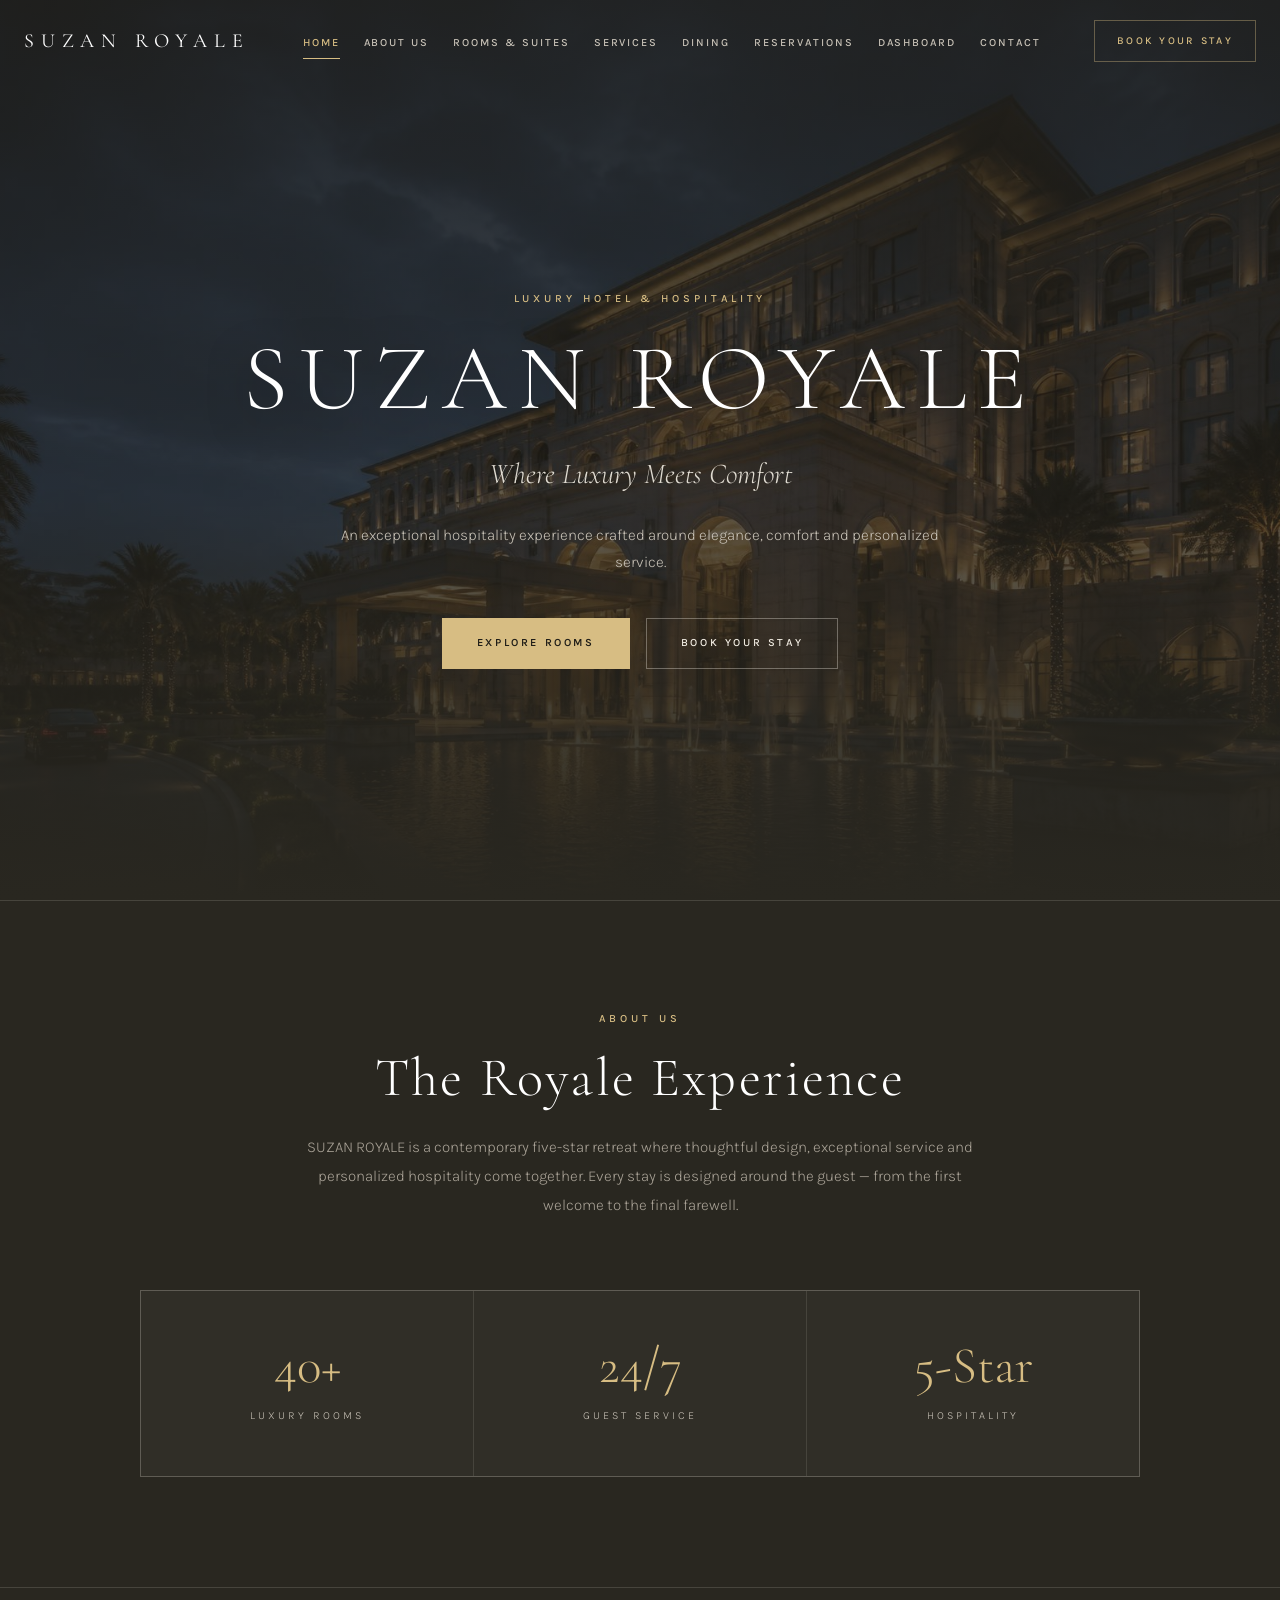
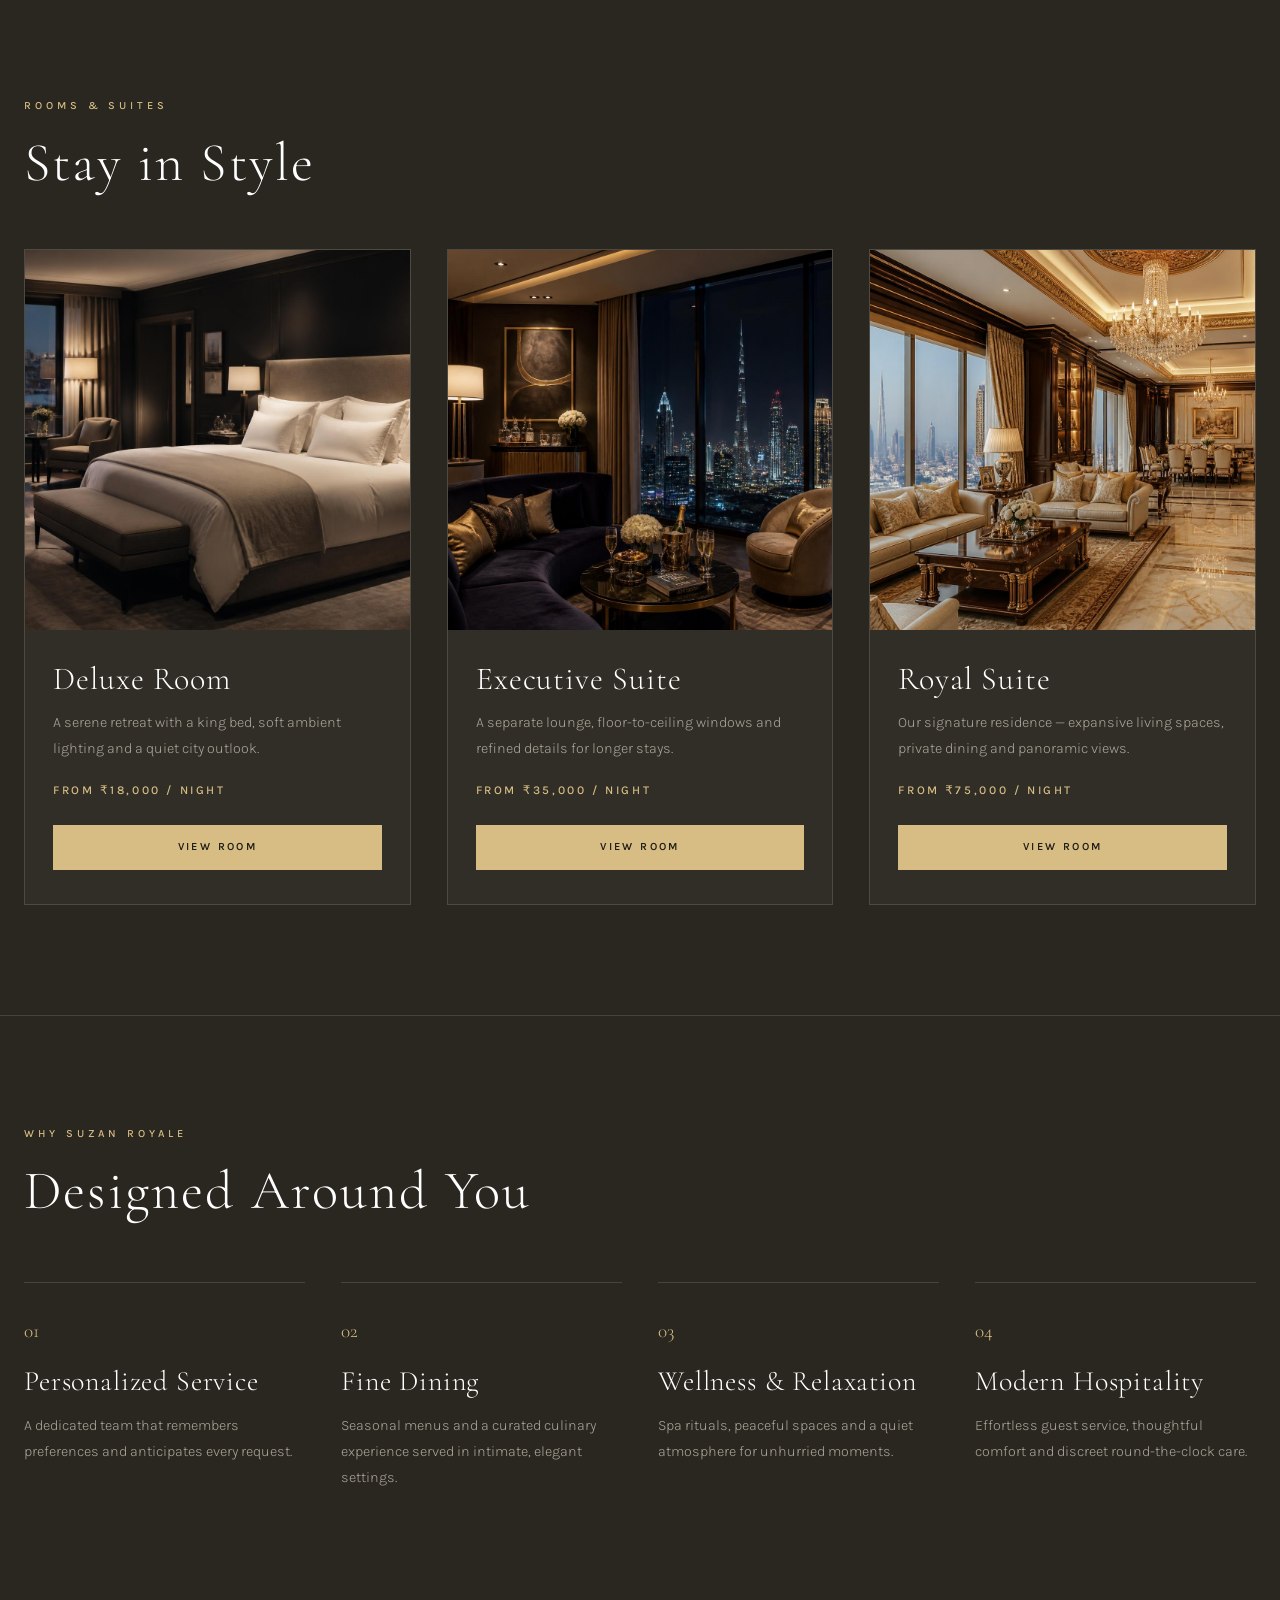
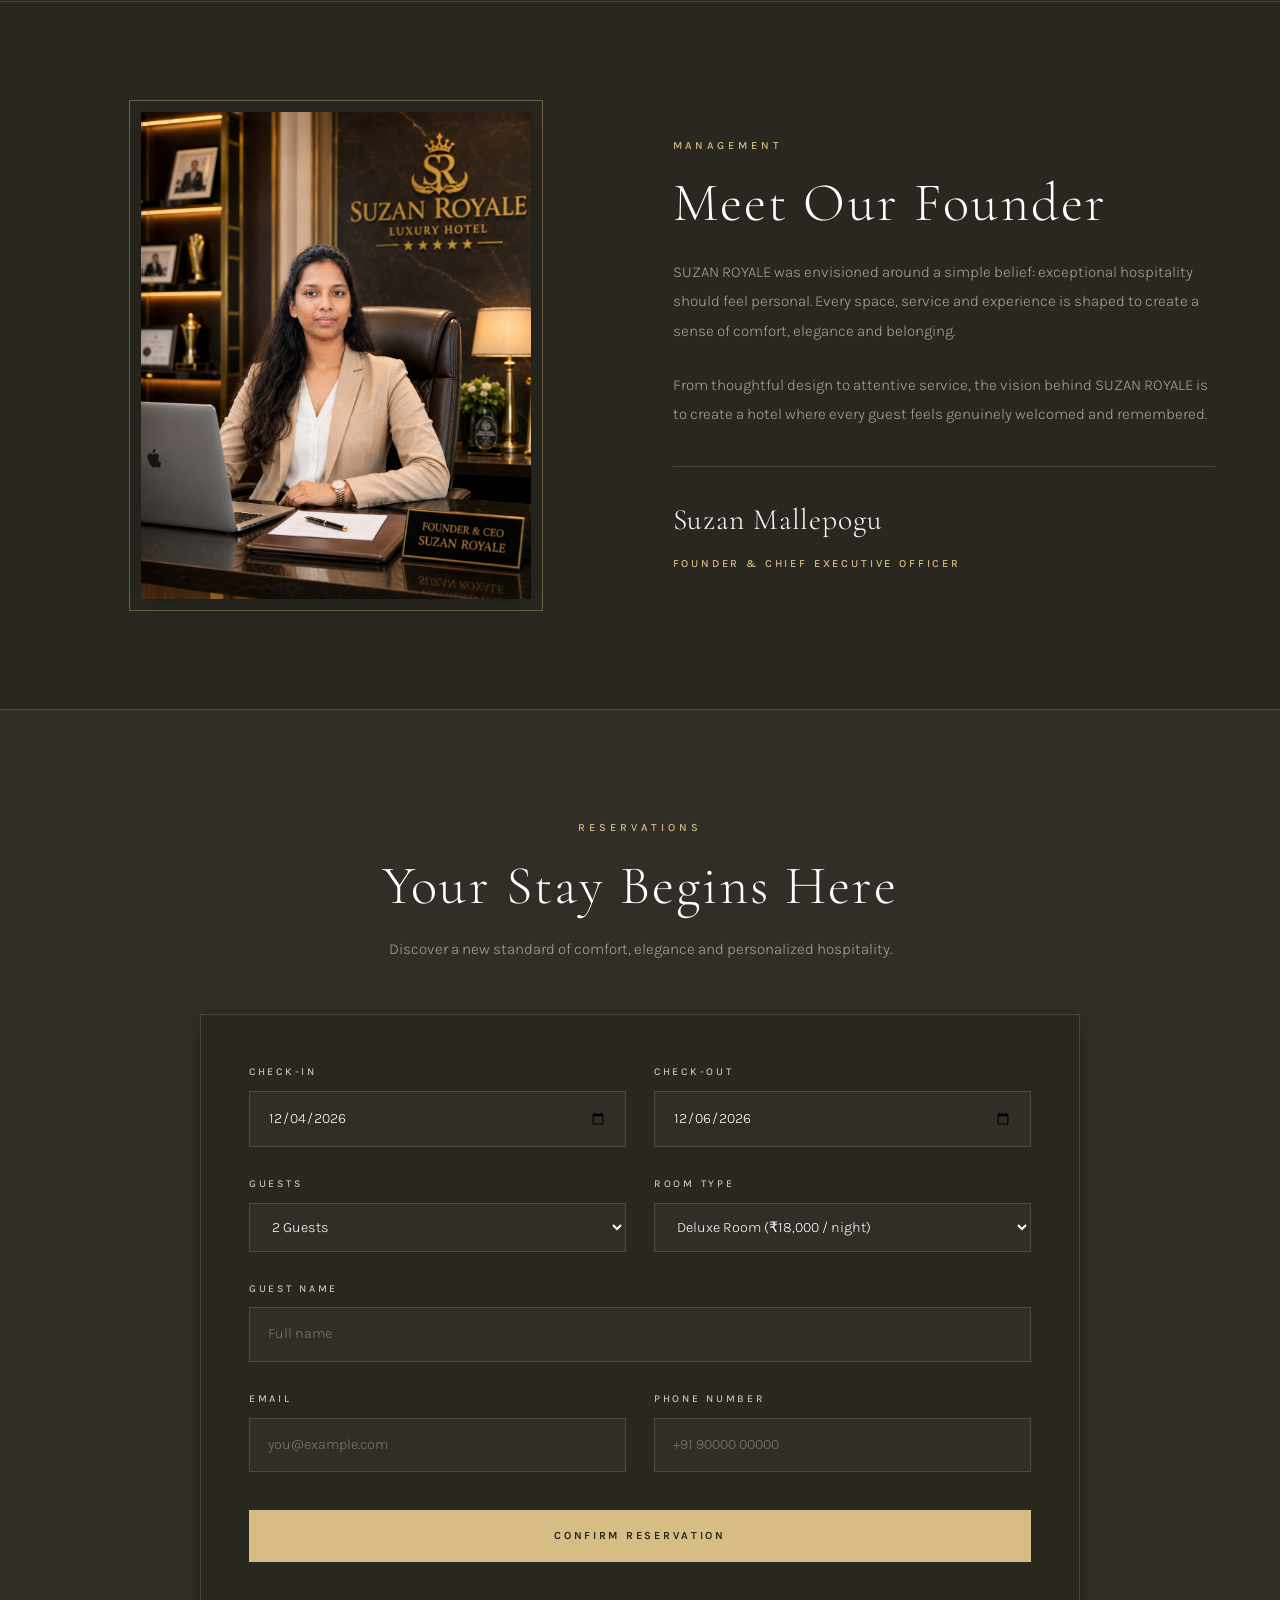
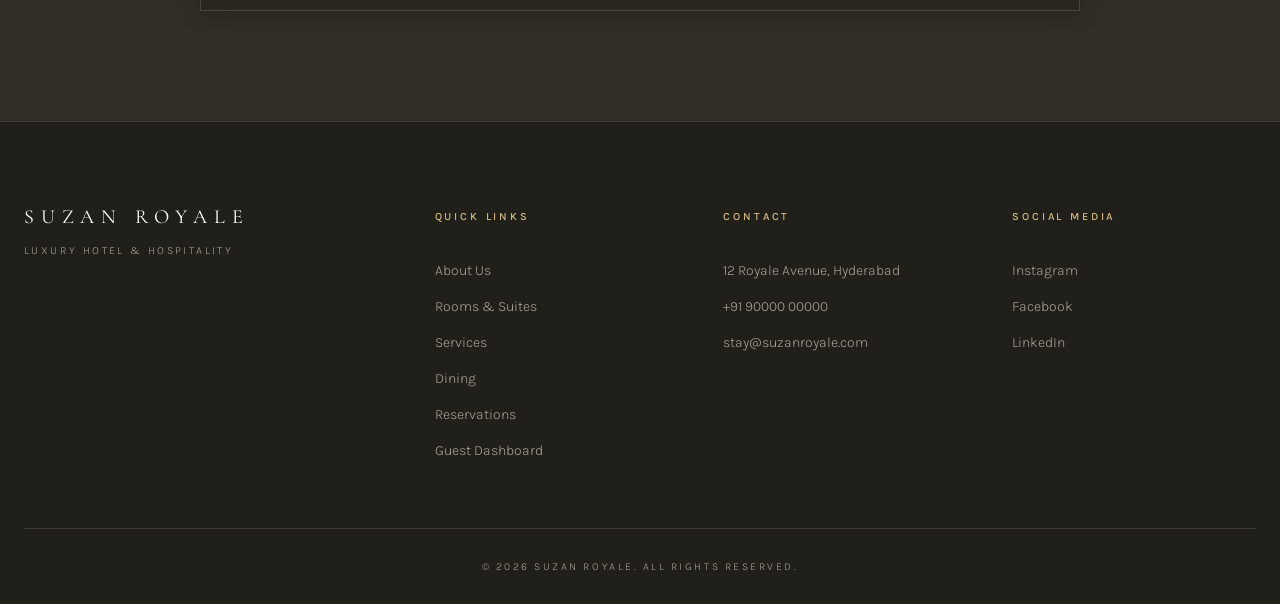
<file: index.html>
<!-- index.html -->
<!DOCTYPE html>
<html lang="en">

<head>
  <meta charset="UTF-8">
  <meta name="viewport" content="width=device-width, initial-scale=1.0">

  <title>SUZAN ROYALE — Luxury Hotel & Hospitality</title>

  <meta name="description"
    content="SUZAN ROYALE is a five-star luxury hotel offering elegant rooms and suites, fine dining, wellness and personalized hospitality.">

  <link rel="stylesheet" href="style.css">
</head>

<body>
  <!-- NAVIGATION -->
  <header class="site-header" id="siteHeader">
    <nav class="navbar">
      <a href="index.html" class="logo">
        SUZAN ROYALE
      </a>

      <ul class="desktop-nav">
        <li>
          <a href="index.html" class="active">Home</a>
        </li>
        <li>
          <a href="about.html">About Us</a>
        </li>
        <li>
          <a href="rooms.html">Rooms &amp; Suites</a>
        </li>
        <li>
          <a href="services.html">Services</a>
        </li>
        <li>
          <a href="dining.html">Dining</a>
        </li>
        <li>
          <a href="reservations.html">Reservations</a>
        </li>
        <li>
          <a href="dashboard.html">Dashboard</a>
        </li>
        <li>
          <a href="contact.html">Contact</a>
        </li>
      </ul>

      <div class="nav-actions">
        <a href="reservations.html" class="nav-book">
          Book Your Stay
        </a>

        <button type="button" class="menu-toggle" id="menuToggle" aria-label="Toggle navigation" aria-expanded="false">
          <span></span>
          <span></span>
        </button>
      </div>
    </nav>

    <div class="mobile-navigation" id="mobileNavigation">
      <a href="index.html" class="active">Home</a>
      <a href="about.html">About Us</a>
      <a href="rooms.html">Rooms &amp; Suites</a>
      <a href="services.html">Services</a>
      <a href="dining.html">Dining</a>
      <a href="reservations.html">Reservations</a>
      <a href="dashboard.html">Dashboard</a>
      <a href="contact.html">Contact</a>

      <a href="reservations.html" class="mobile-book">
        Book Your Stay
      </a>
    </div>
  </header>

  <main>
    <!-- HERO -->
    <section class="hero" id="home">
      <img src="assets/images/hero-exterior.jpg" alt="Illuminated facade of the SUZAN ROYALE hotel at twilight"
        class="hero-image">

      <div class="hero-overlay"></div>
      <div class="hero-gradient"></div>

      <div class="hero-content">
        <p class="eyebrow">
          Luxury Hotel &amp; Hospitality
        </p>

        <h1>
          SUZAN ROYALE
        </h1>

        <p class="hero-tagline">
          Where Luxury Meets Comfort
        </p>

        <p class="hero-description">
          An exceptional hospitality experience crafted around elegance,
          comfort and personalized service.
        </p>

        <div class="hero-buttons">
          <a href="rooms.html" class="button button-primary">
            Explore Rooms
          </a>

          <a href="reservations.html" class="button button-outline">
            Book Your Stay
          </a>
        </div>
      </div>
    </section>

    <!-- EXPERIENCE -->
    <section class="experience-section" id="about">
      <div class="narrow-container">
        <p class="eyebrow">
          About Us
        </p>

        <h2>
          The Royale Experience
        </h2>

        <p class="section-description">
          SUZAN ROYALE is a contemporary five-star retreat where thoughtful
          design, exceptional service and personalized hospitality come
          together. Every stay is designed around the guest — from the first
          welcome to the final farewell.
        </p>
      </div>

      <div class="stats">
        <div class="stat">
          <p class="stat-number">40+</p>
          <p class="stat-label">Luxury Rooms</p>
        </div>

        <div class="stat">
          <p class="stat-number">24/7</p>
          <p class="stat-label">Guest Service</p>
        </div>

        <div class="stat">
          <p class="stat-number">5-Star</p>
          <p class="stat-label">Hospitality</p>
        </div>
      </div>
    </section>

    <!-- FEATURED ROOMS -->
    <section class="rooms-section" id="rooms">
      <div class="wide-container">
        <div class="section-heading">
          <p class="eyebrow">
            Rooms &amp; Suites
          </p>

          <h2>
            Stay in Style
          </h2>
        </div>

        <div class="rooms-grid">
          <!-- DELUXE -->
          <article class="room-card">
            <button type="button" class="room-image-button" data-room="deluxe" aria-label="View Deluxe Room details">
              <img src="assets/images/deluxe-1.jpg" alt="Deluxe Room at SUZAN ROYALE" loading="lazy">
            </button>

            <div class="room-card-body">
              <h3>
                Deluxe Room
              </h3>

              <p>
                A serene retreat with a king bed, soft ambient lighting and a
                quiet city outlook.
              </p>

              <p class="room-price">
                From ₹18,000 / night
              </p>

              <button type="button" class="view-room" data-room="deluxe">
                View Room
              </button>
            </div>
          </article>

          <!-- EXECUTIVE -->
          <article class="room-card">
            <button type="button" class="room-image-button" data-room="executive"
              aria-label="View Executive Suite details">
              <img src="assets/images/executive-1.jpg" alt="Executive Suite at SUZAN ROYALE" loading="lazy">
            </button>

            <div class="room-card-body">
              <h3>
                Executive Suite
              </h3>

              <p>
                A separate lounge, floor-to-ceiling windows and refined details
                for longer stays.
              </p>

              <p class="room-price">
                From ₹35,000 / night
              </p>

              <button type="button" class="view-room" data-room="executive">
                View Room
              </button>
            </div>
          </article>

          <!-- ROYAL -->
          <article class="room-card">
            <button type="button" class="room-image-button" data-room="royal" aria-label="View Royal Suite details">
              <img src="assets/images/royal-1.jpg" alt="Royal Suite at SUZAN ROYALE" loading="lazy">
            </button>

            <div class="room-card-body">
              <h3>
                Royal Suite
              </h3>

              <p>
                Our signature residence — expansive living spaces, private
                dining and panoramic views.
              </p>

              <p class="room-price">
                From ₹75,000 / night
              </p>

              <button type="button" class="view-room" data-room="royal">
                View Room
              </button>
            </div>
          </article>
        </div>
      </div>
    </section>

    <!-- WHY US -->
    <section class="why-section" id="services">
      <div class="wide-container">
        <div class="section-heading">
          <p class="eyebrow">
            Why SUZAN ROYALE
          </p>

          <h2>
            Designed Around You
          </h2>
        </div>

        <div class="features-grid">
          <article class="feature">
            <span class="feature-number">01</span>
            <h3>Personalized Service</h3>
            <p>
              A dedicated team that remembers preferences and anticipates
              every request.
            </p>
          </article>

          <article class="feature">
            <span class="feature-number">02</span>
            <h3>Fine Dining</h3>
            <p>
              Seasonal menus and a curated culinary experience served in
              intimate, elegant settings.
            </p>
          </article>

          <article class="feature">
            <span class="feature-number">03</span>
            <h3>Wellness &amp; Relaxation</h3>
            <p>
              Spa rituals, peaceful spaces and a quiet atmosphere for
              unhurried moments.
            </p>
          </article>

          <article class="feature">
            <span class="feature-number">04</span>
            <h3>Modern Hospitality</h3>
            <p>
              Effortless guest service, thoughtful comfort and discreet
              round-the-clock care.
            </p>
          </article>
        </div>
      </div>
    </section>

    <!-- FOUNDER -->
    <section class="founder-section" id="management">
      <div class="founder-container">
        <div class="founder-image-wrap">
          <div class="founder-frame"></div>
          <img src="assets/images/founder.jpg" alt="Founder of SUZAN ROYALE" class="founder-image" loading="lazy">
        </div>

        <div class="founder-content">
          <p class="eyebrow">
            Management
          </p>

          <h2>
            Meet Our Founder
          </h2>

          <p>
            SUZAN ROYALE was envisioned around a simple belief: exceptional
            hospitality should feel personal. Every space, service and
            experience is shaped to create a sense of comfort, elegance and
            belonging.
          </p>

          <p>
            From thoughtful design to attentive service, the vision behind
            SUZAN ROYALE is to create a hotel where every guest feels
            genuinely welcomed and remembered.
          </p>

          <div class="founder-signature">
            <p class="founder-name">
              Suzan Mallepogu
            </p>
            <p class="founder-role">
              Founder &amp; Chief Executive Officer
            </p>
          </div>
        </div>
      </div>
    </section>

    <!-- RESERVATION -->
    <section class="reservation-section" id="reservations">
      <div class="reservation-container">
        <div class="reservation-heading">
          <p class="eyebrow">
            Reservations
          </p>

          <h2>
            Your Stay Begins Here
          </h2>

          <p>
            Discover a new standard of comfort, elegance and personalized
            hospitality.
          </p>
        </div>

        <div class="reservation-card" id="reservationCard">
          <form id="reservationForm">
            <div class="form-grid">
              <div class="form-field">
                <label for="checkIn">Check-in</label>
                <input type="date" id="checkIn" name="checkIn" required>
              </div>

              <div class="form-field">
                <label for="checkOut">Check-out</label>
                <input type="date" id="checkOut" name="checkOut" required>
              </div>

              <div class="form-field">
                <label for="guests">Guests</label>
                <select id="guests" name="guests">
                  <option value="1">1 Guest</option>
                  <option value="2" selected>2 Guests</option>
                  <option value="3">3 Guests</option>
                  <option value="4">4 Guests</option>
                  <option value="5">5 Guests</option>
                </select>
              </div>

              <div class="form-field">
                <label for="roomType">Room Type</label>
                <select id="roomType" name="roomType">
                  <option value="Deluxe Room">Deluxe Room (₹18,000 / night)</option>
                  <option value="Executive Suite">Executive Suite (₹35,000 / night)</option>
                  <option value="Grand Luxury Suite">Grand Luxury Suite (₹48,000 / night)</option>
                  <option value="Premium Twin Room">Premium Twin Room (₹22,000 / night)</option>
                  <option value="Presidential Suite">Presidential Suite (₹62,000 / night)</option>
                  <option value="Royal Suite">Royal Suite (₹75,000 / night)</option>
                </select>
              </div>

              <div class="form-field full">
                <label for="guestName">Guest Name</label>
                <input type="text" id="guestName" name="guestName" placeholder="Full name" required>
              </div>

              <div class="form-field">
                <label for="email">Email</label>
                <input type="email" id="email" name="email" placeholder="you@example.com" required>
              </div>

              <div class="form-field">
                <label for="phone">Phone Number</label>
                <input type="tel" id="phone" name="phone" placeholder="+91 90000 00000" required>
              </div>

              <div class="form-field full">
                <button type="submit" class="reservation-submit">
                  Confirm Reservation
                </button>
              </div>
            </div>
          </form>

          <div class="reservation-confirmation" id="reservationConfirmation" hidden>
            <p class="eyebrow">
              Reservation Confirmed
            </p>

            <h3 id="confirmationTitle">
              Thank you
            </h3>

            <p>
              We look forward to welcoming you to SUZAN ROYALE.
              Your reservation details have been recorded.
            </p>

            <div class="confirmation-details" id="confirmationDetails"></div>

            <button type="button" class="confirmation-button" id="newReservation">
              Make Another Reservation
            </button>
          </div>
        </div>
      </div>
    </section>
  </main>

  <!-- FOOTER -->
  <footer class="site-footer" id="contact">
    <div class="footer-grid">
      <div class="footer-brand">
        <p class="logo">
          SUZAN ROYALE
        </p>

        <p>
          Luxury Hotel &amp; Hospitality
        </p>
      </div>

      <div class="footer-column">
        <p class="footer-heading">
          Quick Links
        </p>

        <a href="about.html">About Us</a>
        <a href="rooms.html">Rooms &amp; Suites</a>
        <a href="services.html">Services</a>
        <a href="dining.html">Dining</a>
        <a href="reservations.html">Reservations</a>
        <a href="dashboard.html">Guest Dashboard</a>
      </div>

      <div class="footer-column">
        <p class="footer-heading">
          Contact
        </p>

        <p>
          12 Royale Avenue, Hyderabad
        </p>

        <a href="tel:+919000000000">
          +91 90000 00000
        </a>

        <a href="mailto:stay@suzanroyale.com">
          stay@suzanroyale.com
        </a>
      </div>

      <div class="footer-column">
        <p class="footer-heading">
          Social Media
        </p>

        <a href="https://instagram.com" target="_blank" rel="noopener noreferrer">
          Instagram
        </a>
        <a href="https://facebook.com" target="_blank" rel="noopener noreferrer">
          Facebook
        </a>
        <a href="https://linkedin.com" target="_blank" rel="noopener noreferrer">
          LinkedIn
        </a>
      </div>
    </div>

    <div class="footer-bottom">
      <p>
        © 2026 SUZAN ROYALE. All Rights Reserved.
      </p>
    </div>
  </footer>

  <!-- ROOM MODAL -->
  <div class="room-modal" id="roomModal" aria-hidden="true">
    <div class="room-modal-backdrop" id="modalBackdrop"></div>

    <div class="room-modal-content">
      <button type="button" class="modal-close" id="modalClose" aria-label="Close room details">
        &times;
      </button>

      <div class="room-gallery" id="roomGallery"></div>

      <div class="modal-details">
        <p class="eyebrow">
          Rooms &amp; Suites
        </p>

        <h2 id="modalRoomName"></h2>

        <p id="modalRoomDescription"></p>

        <div class="room-detail-grid">
          <div>
            <strong id="modalRoomPrice"></strong>
            <span>Rate</span>
          </div>

          <div>
            <strong id="modalRoomSize"></strong>
            <span>Size</span>
          </div>

          <div>
            <strong id="modalRoomGuests"></strong>
            <span>Occupancy</span>
          </div>
        </div>

        <p class="modal-subheading">
          Key Amenities
        </p>

        <ul class="amenities" id="modalAmenities"></ul>

        <a href="reservations.html" class="modal-reserve" id="modalReserve">
          Reserve This Room
        </a>
      </div>
    </div>
  </div>

  <script src="script.js"></script>
</body>

</html>
</file>
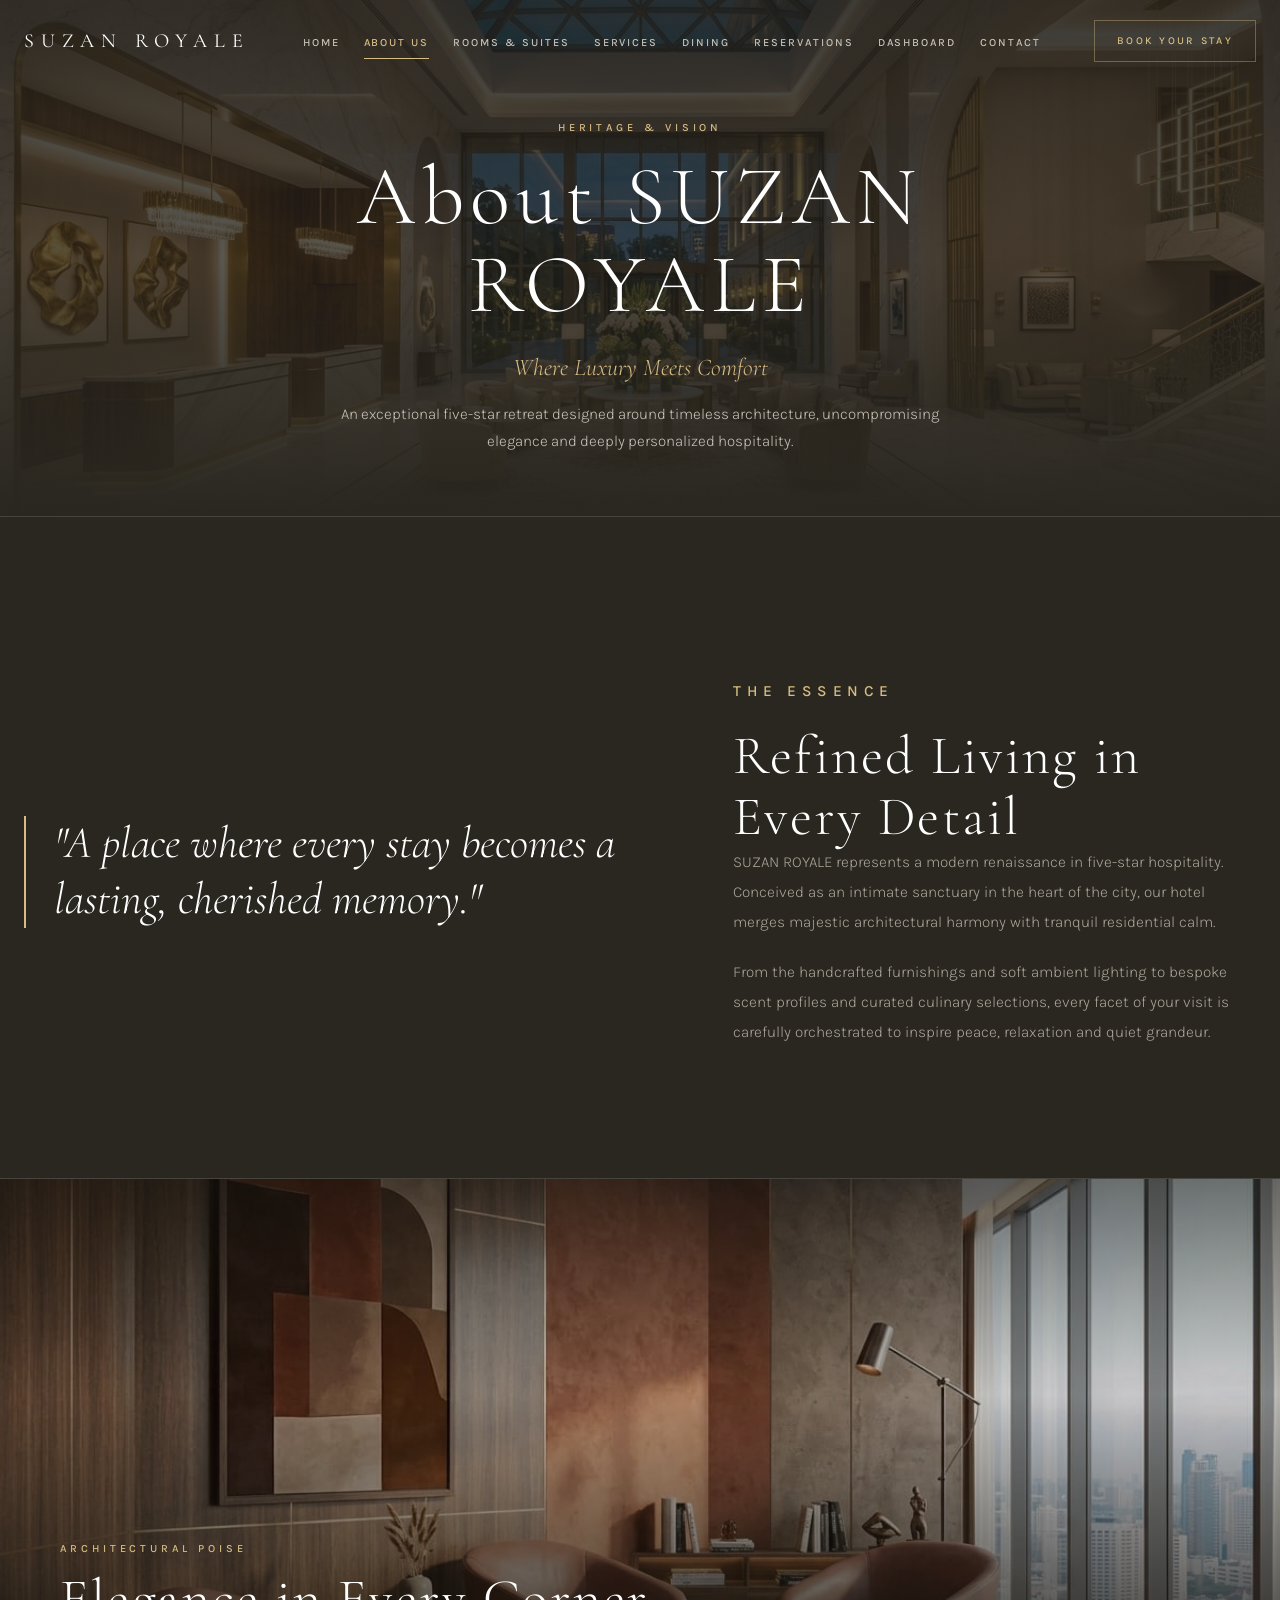
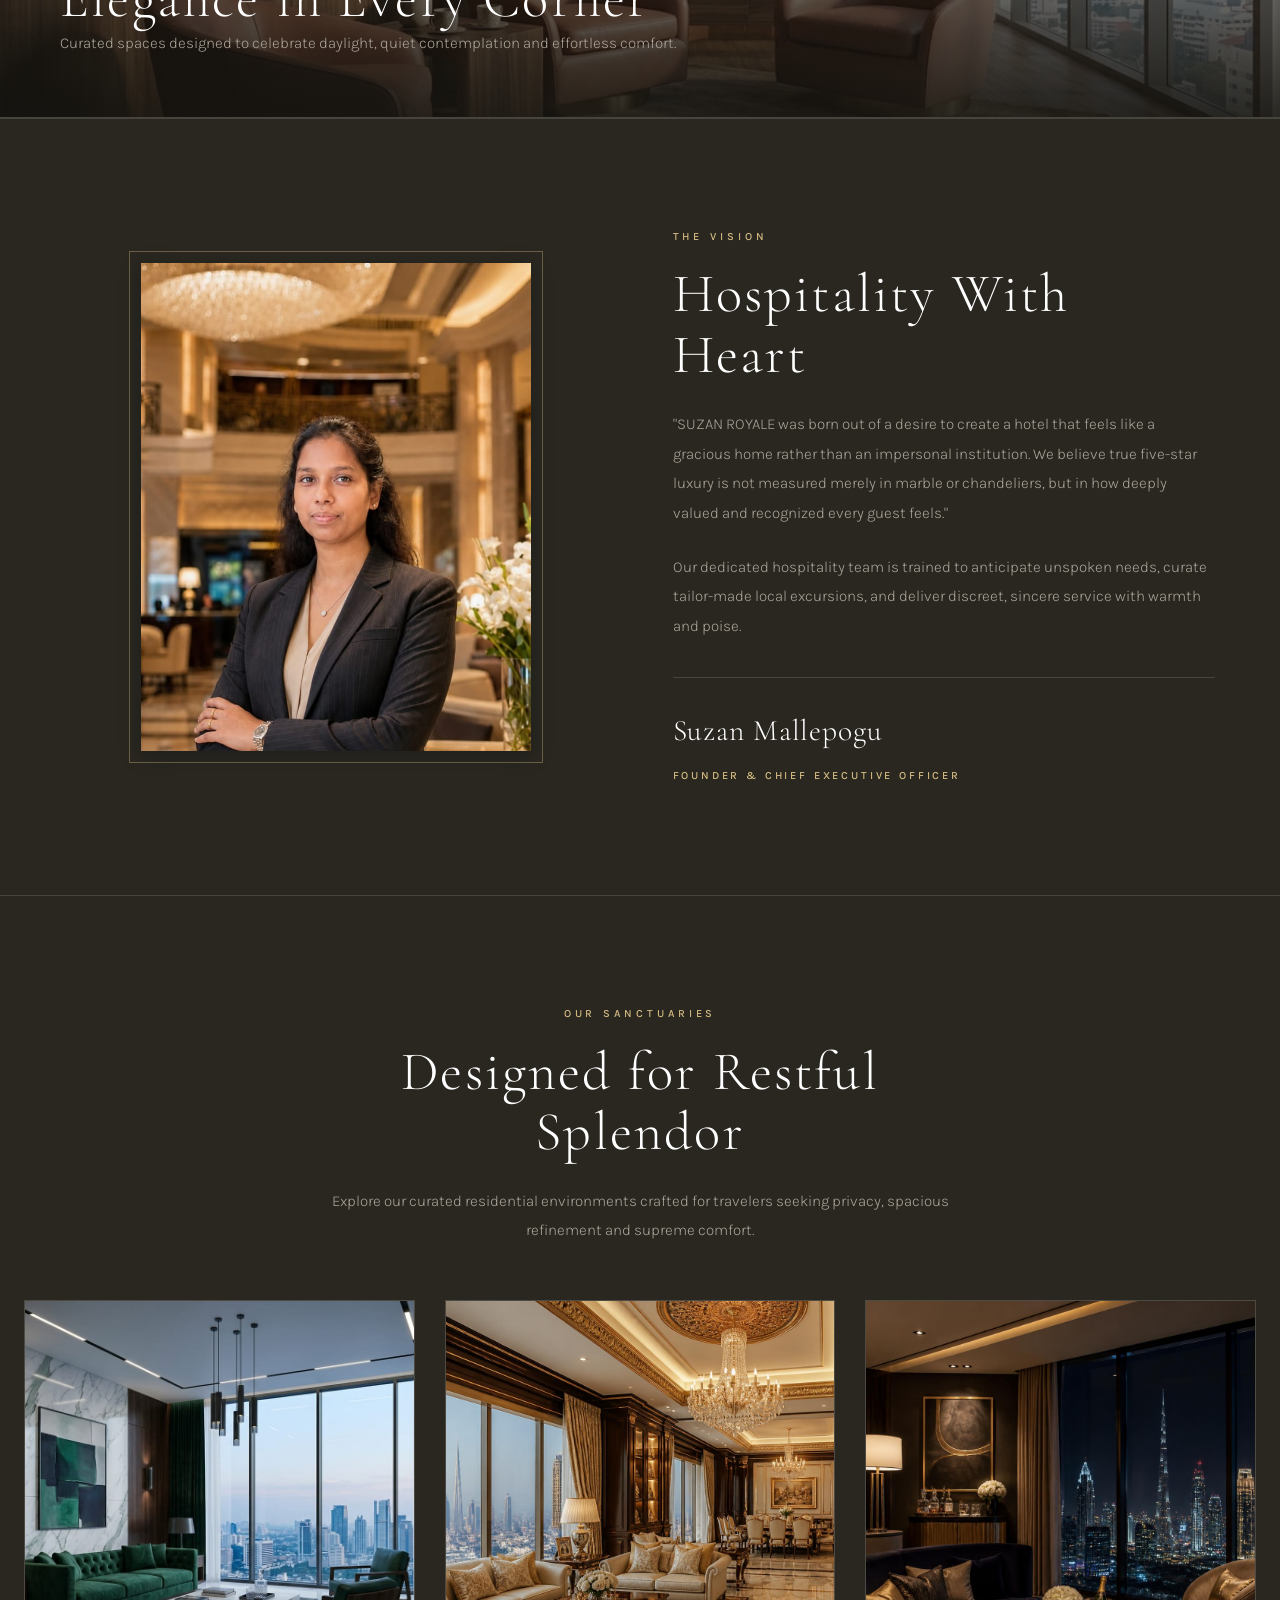
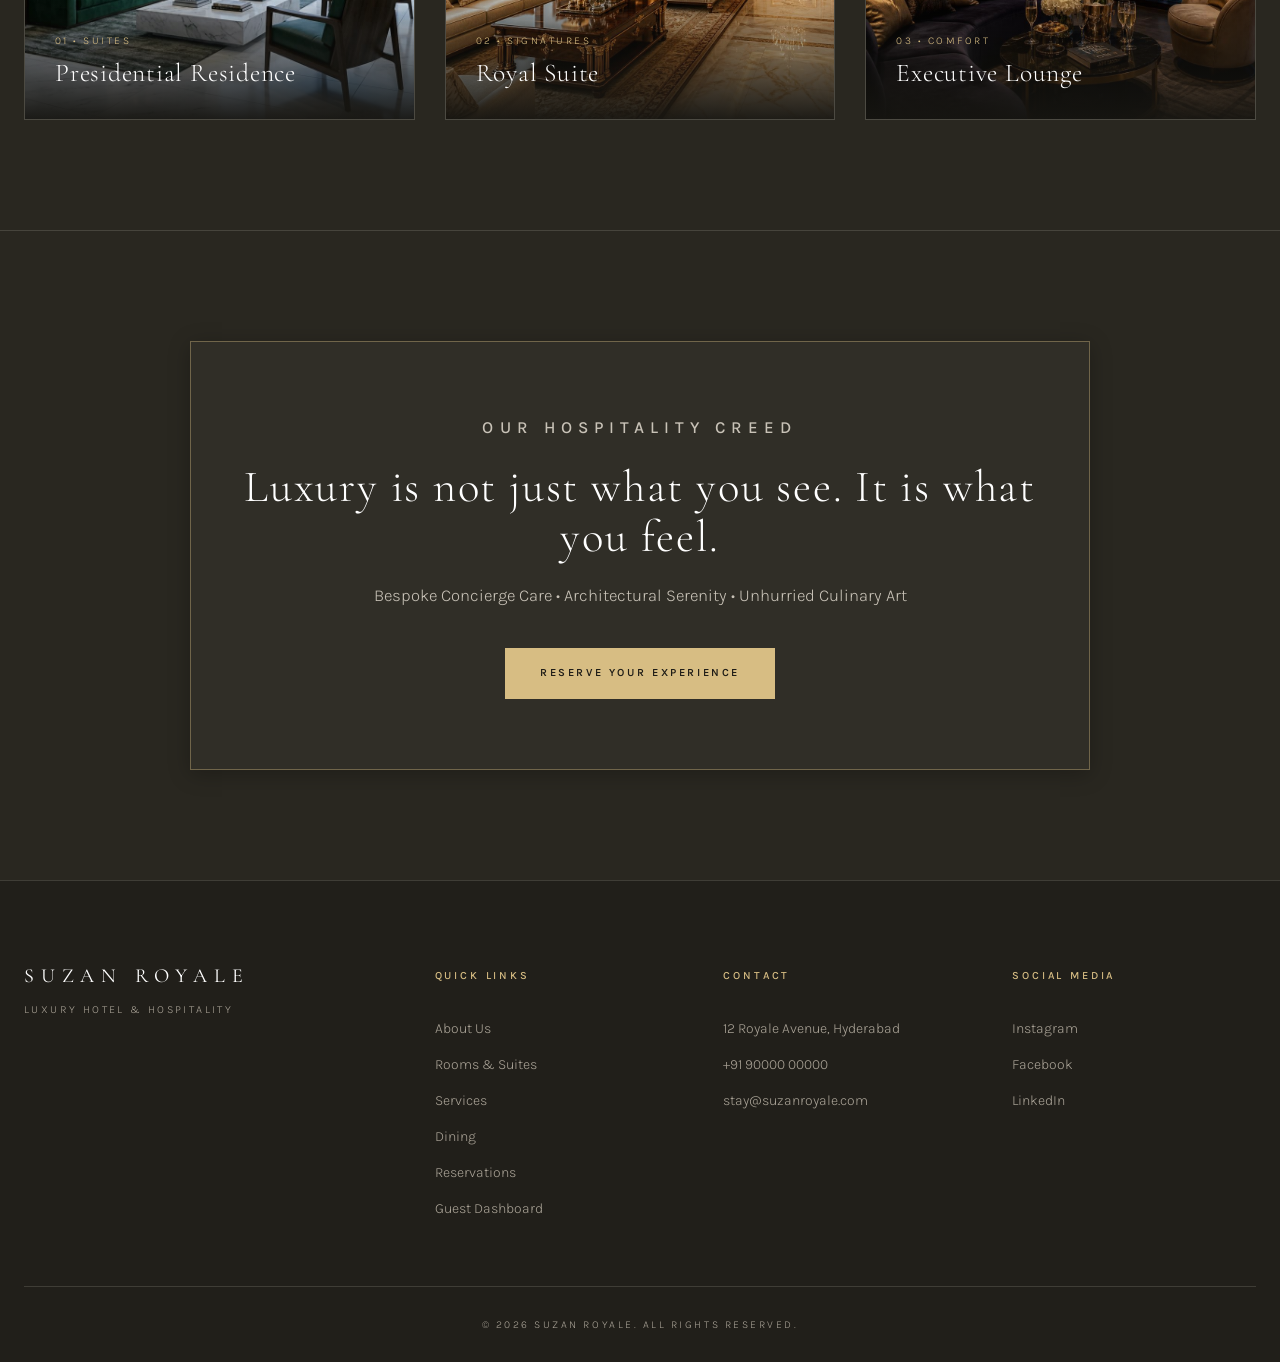
<file: about.html>
<!DOCTYPE html>
<html lang="en">

<head>
    <meta charset="UTF-8">
    <meta name="viewport" content="width=device-width, initial-scale=1.0">

    <title>About Us — SUZAN ROYALE Luxury Hotel</title>

    <meta name="description"
        content="Discover the heritage, philosophy and vision behind SUZAN ROYALE, a five-star luxury hotel in Hyderabad dedicated to bespoke hospitality.">

    <link rel="stylesheet" href="style.css">
</head>

<body>
    <!-- NAVIGATION -->
    <header class="site-header" id="siteHeader">
        <nav class="navbar">
            <a href="index.html" class="logo">
                SUZAN ROYALE
            </a>

            <ul class="desktop-nav">
                <li>
                    <a href="index.html">Home</a>
                </li>
                <li>
                    <a href="about.html" class="active">About Us</a>
                </li>
                <li>
                    <a href="rooms.html">Rooms &amp; Suites</a>
                </li>
                <li>
                    <a href="services.html">Services</a>
                </li>
                <li>
                    <a href="dining.html">Dining</a>
                </li>
                <li>
                    <a href="reservations.html">Reservations</a>
                </li>
                <li>
                    <a href="dashboard.html">Dashboard</a>
                </li>
                <li>
                    <a href="contact.html">Contact</a>
                </li>
            </ul>

            <div class="nav-actions">
                <a href="reservations.html" class="nav-book">
                    Book Your Stay
                </a>

                <button type="button" class="menu-toggle" id="menuToggle" aria-label="Toggle navigation"
                    aria-expanded="false">
                    <span></span>
                    <span></span>
                </button>
            </div>
        </nav>

        <div class="mobile-navigation" id="mobileNavigation">
            <a href="index.html">Home</a>
            <a href="about.html" class="active">About Us</a>
            <a href="rooms.html">Rooms &amp; Suites</a>
            <a href="services.html">Services</a>
            <a href="dining.html">Dining</a>
            <a href="reservations.html">Reservations</a>
            <a href="dashboard.html">Dashboard</a>
            <a href="contact.html">Contact</a>

            <a href="reservations.html" class="mobile-book">
                Book Your Stay
            </a>
        </div>
    </header>

    <main>
        <!-- ABOUT HERO BANNER -->
        <section class="page-header-banner">
            <img src="assets/about/lobby-about.jpg" alt="Grand lobby of SUZAN ROYALE" class="banner-bg">
            <div class="banner-overlay"></div>

            <div class="banner-content">
                <p class="eyebrow">
                    Heritage &amp; Vision
                </p>

                <h1>
                    About SUZAN ROYALE
                </h1>

                <p class="banner-tagline">
                    Where Luxury Meets Comfort
                </p>

                <p class="banner-desc">
                    An exceptional five-star retreat designed around timeless architecture,
                    uncompromising elegance and deeply personalized hospitality.
                </p>
            </div>
        </section>

        <!-- STORY & ESSENCE -->
        <section class="about-story-section">
            <div class="wide-container">
                <div class="about-story-grid">
                    <div class="about-story-quote">
                        "A place where every stay becomes a lasting, cherished memory."
                    </div>

                    <div class="about-story-text">
                        <p class="eyebrow">
                            The Essence
                        </p>

                        <h2>
                            Refined Living in Every Detail
                        </h2>

                        <p>
                            SUZAN ROYALE represents a modern renaissance in five-star hospitality. Conceived as an
                            intimate sanctuary in the heart of the city, our hotel merges majestic architectural harmony
                            with tranquil residential calm.
                        </p>

                        <p>
                            From the handcrafted furnishings and soft ambient lighting to bespoke scent profiles and
                            curated culinary selections, every facet of your visit is carefully orchestrated to inspire
                            peace, relaxation and quiet grandeur.
                        </p>
                    </div>
                </div>
            </div>
        </section>

        <!-- FEATURE FULL-WIDTH IMAGE -->
        <section class="about-feature-banner">
            <img src="assets/about/grand-luxury-2.jpg" alt="Grand Luxury Interior Suite" loading="lazy">
            <div class="about-feature-overlay">
                <div class="about-feature-text">
                    <p class="eyebrow">
                        Architectural Poise
                    </p>
                    <h2>
                        Elegance in Every Corner
                    </h2>
                    <p>
                        Curated spaces designed to celebrate daylight, quiet contemplation and effortless comfort.
                    </p>
                </div>
            </div>
        </section>

        <!-- FOUNDER & VISION -->
        <section class="founder-section">
            <div class="founder-container">
                <div class="founder-image-wrap">
                    <div class="founder-frame"></div>
                    <img src="assets/about/founder-about.jpg" alt="Suzan Mallepogu, Founder of SUZAN ROYALE"
                        class="founder-image" loading="lazy">
                </div>

                <div class="founder-content">
                    <p class="eyebrow">
                        The Vision
                    </p>

                    <h2>
                        Hospitality With Heart
                    </h2>

                    <p>
                        "SUZAN ROYALE was born out of a desire to create a hotel that feels like a gracious home rather
                        than an impersonal institution. We believe true five-star luxury is not measured merely in
                        marble or chandeliers, but in how deeply valued and recognized every guest feels."
                    </p>

                    <p>
                        Our dedicated hospitality team is trained to anticipate unspoken needs, curate tailor-made local
                        excursions, and deliver discreet, sincere service with warmth and poise.
                    </p>

                    <div class="founder-signature">
                        <p class="founder-name">
                            Suzan Mallepogu
                        </p>
                        <p class="founder-role">
                            Founder &amp; Chief Executive Officer
                        </p>
                    </div>
                </div>
            </div>
        </section>

        <!-- OUR SPACES -->
        <section class="about-spaces-section">
            <div class="wide-container">
                <div class="section-heading center">
                    <p class="eyebrow">
                        Our Sanctuaries
                    </p>
                    <h2>
                        Designed for Restful Splendor
                    </h2>
                    <p class="section-description">
                        Explore our curated residential environments crafted for travelers seeking privacy, spacious
                        refinement and supreme comfort.
                    </p>
                </div>

                <div class="about-spaces-grid">
                    <article class="about-space-card">
                        <img src="assets/about/presidential-2.jpg" alt="Presidential Suite Living Area" loading="lazy">
                        <div class="space-info">
                            <span>01 &bull; Suites</span>
                            <h3>Presidential Residence</h3>
                        </div>
                    </article>

                    <article class="about-space-card">
                        <img src="assets/about/royal-1.jpg" alt="Royal Suite Bedroom" loading="lazy">
                        <div class="space-info">
                            <span>02 &bull; Signatures</span>
                            <h3>Royal Suite</h3>
                        </div>
                    </article>

                    <article class="about-space-card">
                        <img src="assets/about/executive-1.jpg" alt="Executive Suite Lounge" loading="lazy">
                        <div class="space-info">
                            <span>03 &bull; Comfort</span>
                            <h3>Executive Lounge</h3>
                        </div>
                    </article>
                </div>
            </div>
        </section>

        <!-- PHILOSOPHY & INVITATION -->
        <section class="about-philosophy-section">
            <div class="wide-container">
                <div class="about-philosophy-box">
                    <p class="eyebrow">
                        Our Hospitality Creed
                    </p>
                    <h2>
                        Luxury is not just what you see. It is what you feel.
                    </h2>
                    <p>
                        Bespoke Concierge Care &bull; Architectural Serenity &bull; Unhurried Culinary Art
                    </p>

                    <div style="margin-top: 36px;">
                        <a href="reservations.html" class="button button-primary">
                            Reserve Your Experience
                        </a>
                    </div>
                </div>
            </div>
        </section>
    </main>

    <!-- FOOTER -->
    <footer class="site-footer" id="contact">
        <div class="footer-grid">
            <div class="footer-brand">
                <p class="logo">
                    SUZAN ROYALE
                </p>

                <p>
                    Luxury Hotel &amp; Hospitality
                </p>
            </div>

            <div class="footer-column">
                <p class="footer-heading">
                    Quick Links
                </p>

                <a href="about.html">About Us</a>
                <a href="rooms.html">Rooms &amp; Suites</a>
                <a href="services.html">Services</a>
                <a href="dining.html">Dining</a>
                <a href="reservations.html">Reservations</a>
                <a href="dashboard.html">Guest Dashboard</a>
            </div>

            <div class="footer-column">
                <p class="footer-heading">
                    Contact
                </p>

                <p>
                    12 Royale Avenue, Hyderabad
                </p>

                <a href="tel:+919000000000">
                    +91 90000 00000
                </a>

                <a href="mailto:stay@suzanroyale.com">
                    stay@suzanroyale.com
                </a>
            </div>

            <div class="footer-column">
                <p class="footer-heading">
                    Social Media
                </p>

                <a href="https://instagram.com" target="_blank" rel="noopener noreferrer">
                    Instagram
                </a>
                <a href="https://facebook.com" target="_blank" rel="noopener noreferrer">
                    Facebook
                </a>
                <a href="https://linkedin.com" target="_blank" rel="noopener noreferrer">
                    LinkedIn
                </a>
            </div>
        </div>

        <div class="footer-bottom">
            <p>
                © 2026 SUZAN ROYALE. All Rights Reserved.
            </p>
        </div>
    </footer>

    <script src="script.js"></script>
</body>

</html>
</file>
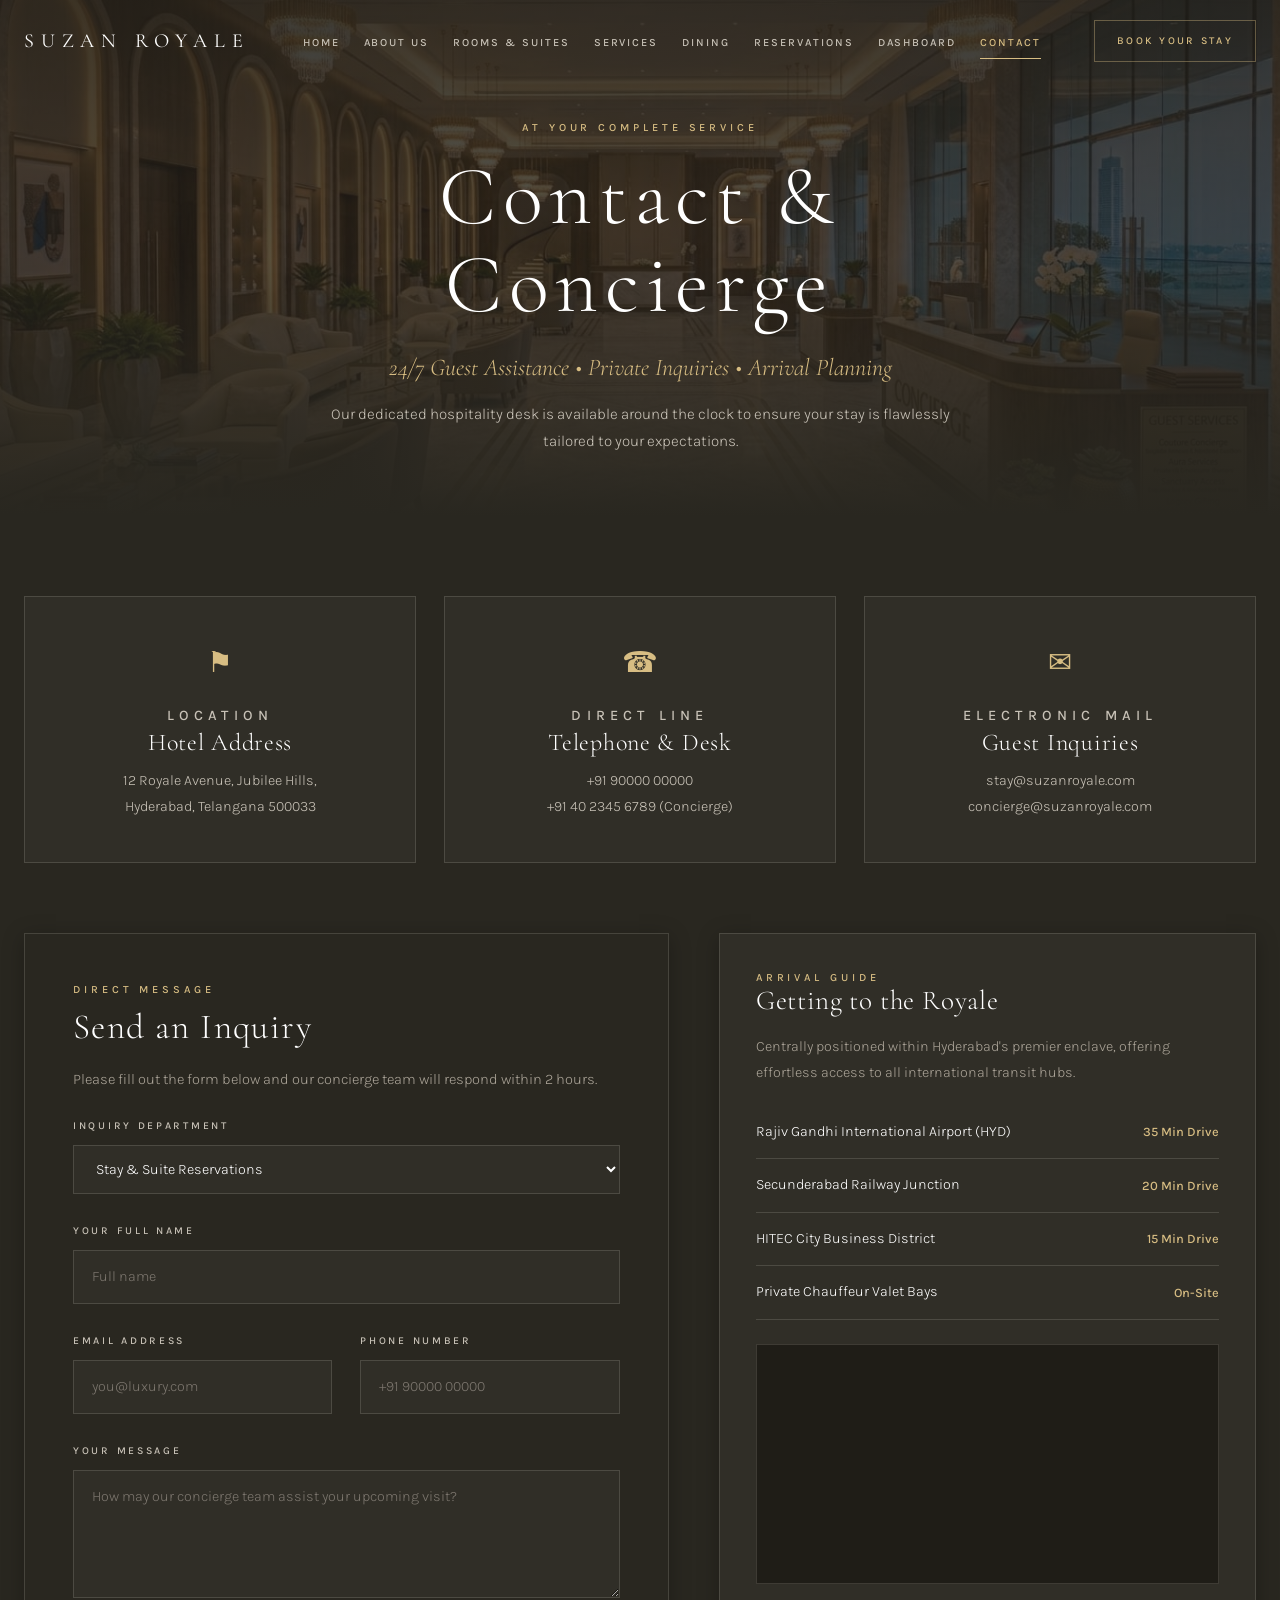
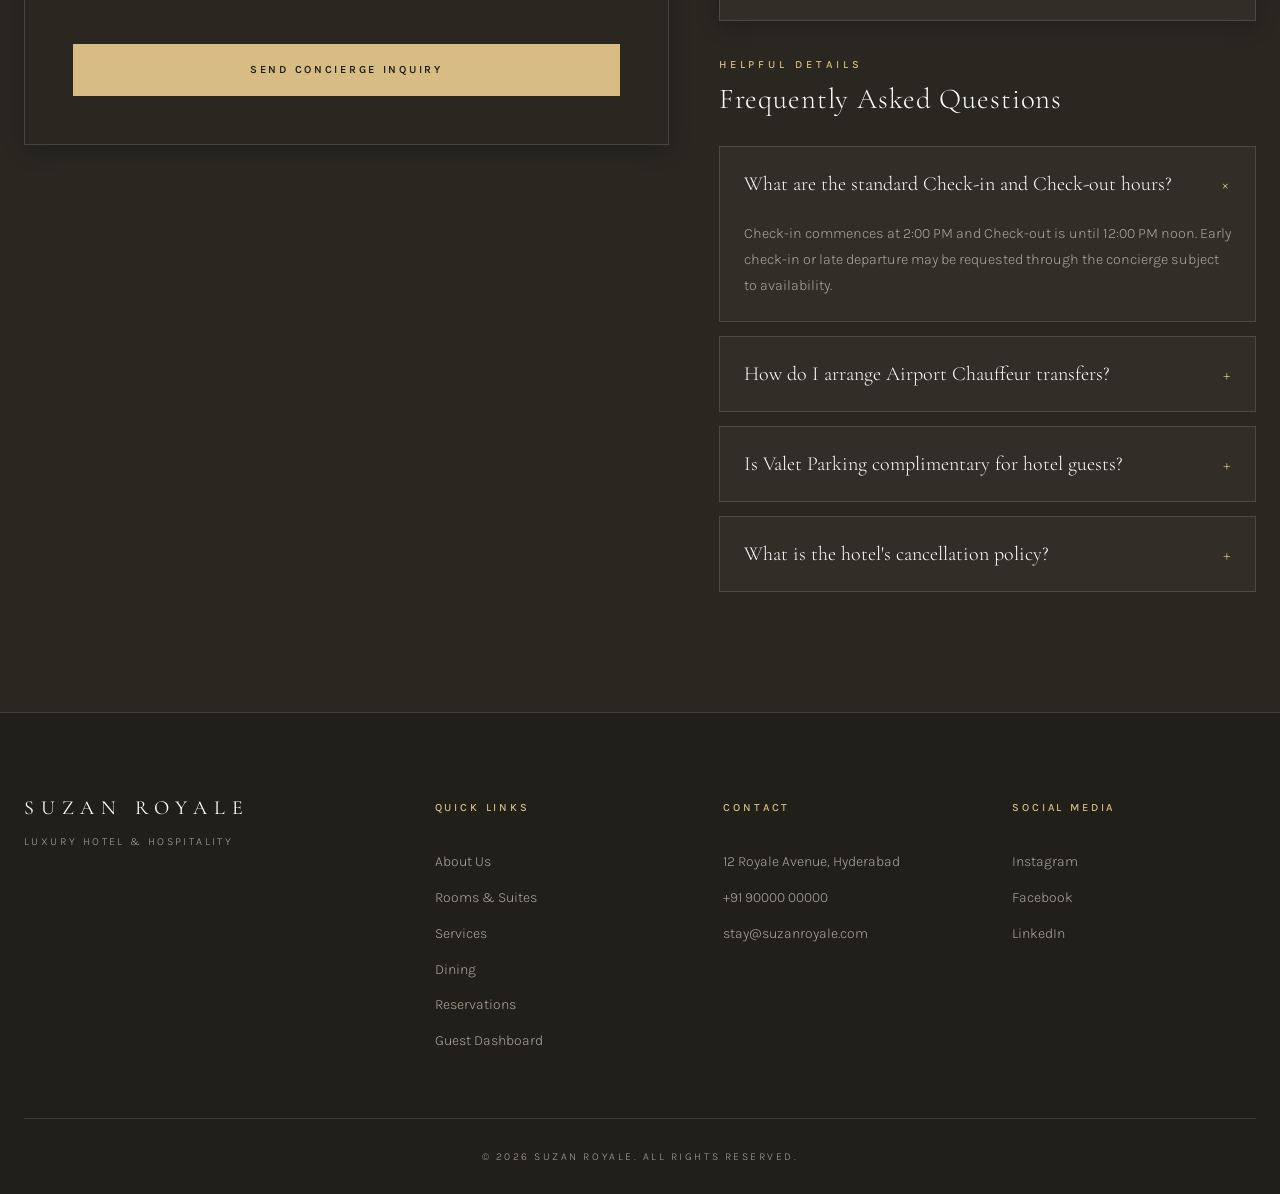
<file: contact.html>
<!DOCTYPE html>
<html lang="en">

<head>
  <meta charset="UTF-8">
  <meta name="viewport" content="width=device-width, initial-scale=1.0">

  <title>Contact &amp; Concierge — SUZAN ROYALE Luxury Hotel</title>

  <meta name="description"
    content="Contact the concierge desk at SUZAN ROYALE Hyderabad. Inquire about bespoke reservations, private banquets, airport chauffeur and culinary bookings.">

  <link rel="stylesheet" href="style.css">
</head>

<body>
  <!-- NAVIGATION -->
  <header class="site-header" id="siteHeader">
    <nav class="navbar">
      <a href="index.html" class="logo">
        SUZAN ROYALE
      </a>

      <ul class="desktop-nav">
        <li>
          <a href="index.html">Home</a>
        </li>
        <li>
          <a href="about.html">About Us</a>
        </li>
        <li>
          <a href="rooms.html">Rooms &amp; Suites</a>
        </li>
        <li>
          <a href="services.html">Services</a>
        </li>
        <li>
          <a href="dining.html">Dining</a>
        </li>
        <li>
          <a href="reservations.html">Reservations</a>
        </li>
        <li>
          <a href="dashboard.html">Dashboard</a>
        </li>
        <li>
          <a href="contact.html" class="active">Contact</a>
        </li>
      </ul>

      <div class="nav-actions">
        <a href="reservations.html" class="nav-book">
          Book Your Stay
        </a>

        <button type="button" class="menu-toggle" id="menuToggle" aria-label="Toggle navigation" aria-expanded="false">
          <span></span>
          <span></span>
        </button>
      </div>
    </nav>

    <div class="mobile-navigation" id="mobileNavigation">
      <a href="index.html">Home</a>
      <a href="about.html">About Us</a>
      <a href="rooms.html">Rooms &amp; Suites</a>
      <a href="services.html">Services</a>
      <a href="dining.html">Dining</a>
      <a href="reservations.html">Reservations</a>
      <a href="dashboard.html">Dashboard</a>
      <a href="contact.html" class="active">Contact</a>

      <a href="reservations.html" class="mobile-book">
        Book Your Stay
      </a>
    </div>
  </header>

  <main>
    <!-- CONTACT BANNER -->
    <section class="page-header-banner">
      <img src="assets/services/concierge.jpg" alt="SUZAN ROYALE Concierge Desk" class="banner-bg">
      <div class="banner-overlay"></div>

      <div class="banner-content">
        <p class="eyebrow">
          At Your Complete Service
        </p>

        <h1>
          Contact &amp; Concierge
        </h1>

        <p class="banner-tagline">
          24/7 Guest Assistance &bull; Private Inquiries &bull; Arrival Planning
        </p>

        <p class="banner-desc">
          Our dedicated hospitality desk is available around the clock to ensure
          your stay is flawlessly tailored to your expectations.
        </p>
      </div>
    </section>

    <!-- CONTACT DETAILS & FORM -->
    <section class="contact-section">
      <div class="wide-container">
        <!-- 3 CONTACT INFO CARDS -->
        <div class="contact-cards-grid">
          <div class="contact-info-card">
            <div class="icon-gold">&#9873;</div>
            <p class="eyebrow">Location</p>
            <h3>Hotel Address</h3>
            <p>12 Royale Avenue, Jubilee Hills,<br>Hyderabad, Telangana 500033</p>
          </div>

          <div class="contact-info-card">
            <div class="icon-gold">&#9742;</div>
            <p class="eyebrow">Direct Line</p>
            <h3>Telephone &amp; Desk</h3>
            <p><a href="tel:+919000000000">+91 90000 00000</a><br><a href="tel:+914023456789">+91 40 2345 6789
                (Concierge)</a></p>
          </div>

          <div class="contact-info-card">
            <div class="icon-gold">&#9993;</div>
            <p class="eyebrow">Electronic Mail</p>
            <h3>Guest Inquiries</h3>
            <p><a href="mailto:stay@suzanroyale.com">stay@suzanroyale.com</a><br><a
                href="mailto:concierge@suzanroyale.com">concierge@suzanroyale.com</a></p>
          </div>
        </div>

        <!-- MAIN FORM & TRANSPORT GRID -->
        <div class="contact-main-grid">
          <!-- CONCIERGE FORM -->
          <div class="reservation-card" style="margin-top: 0;">
            <p class="eyebrow">Direct Message</p>
            <h2 style="font-size: 2.2rem; margin: 10px 0 20px;">Send an Inquiry</h2>
            <p style="margin-bottom: 24px; font-size: 0.92rem;">Please fill out the form below and our concierge team
              will respond within 2 hours.</p>

            <form id="contactForm">
              <div class="form-grid">
                <div class="form-field full">
                  <label for="contactSubject">Inquiry Department</label>
                  <select id="contactSubject">
                    <option value="Stay & Suite Reservations">Stay &amp; Suite Reservations</option>
                    <option value="Private Banquets & Events">Private Banquets &amp; Events</option>
                    <option value="Fine Dining Reservations">Fine Dining &amp; Table Reservations</option>
                    <option value="Royale Spa & Wellness">Royale Spa &amp; Wellness</option>
                    <option value="Airport Chauffeur Transfer">Airport Chauffeur Transfer</option>
                    <option value="Press & Corporate Partnerships">Press &amp; Corporate Partnerships</option>
                  </select>
                </div>

                <div class="form-field full">
                  <label for="contactName">Your Full Name</label>
                  <input type="text" id="contactName" placeholder="Full name" required>
                </div>

                <div class="form-field">
                  <label for="contactEmail">Email Address</label>
                  <input type="email" id="contactEmail" placeholder="you@luxury.com" required>
                </div>

                <div class="form-field">
                  <label for="contactPhone">Phone Number</label>
                  <input type="tel" id="contactPhone" placeholder="+91 90000 00000" required>
                </div>

                <div class="form-field full">
                  <label for="contactMessage">Your Message</label>
                  <textarea id="contactMessage" rows="4"
                    placeholder="How may our concierge team assist your upcoming visit?" required></textarea>
                </div>

                <div class="form-field full">
                  <button type="submit" class="reservation-submit" id="contactSubmitBtn">
                    Send Concierge Inquiry
                  </button>
                </div>
              </div>
            </form>

            <div class="reservation-confirmation" id="contactConfirmationBox" hidden
              style="margin-top: 20px; padding: 30px;">
              <p class="eyebrow">Message Dispatched</p>
              <h3>Inquiry Received</h3>
              <p>Thank you for reaching out to SUZAN ROYALE. Our guest relations executive has received your message and
                will be in touch promptly.</p>
            </div>
          </div>

          <!-- ARRIVAL GUIDE & FAQS -->
          <div class="contact-sidebar">
            <!-- LOCATION CARD -->
            <div class="location-map-card">
              <p class="eyebrow">Arrival Guide</p>
              <h3>Getting to the Royale</h3>
              <p style="margin-bottom: 20px; font-size: 0.9rem;">Centrally positioned within Hyderabad's premier
                enclave, offering effortless access to all international transit hubs.</p>

              <div class="transit-item">
                <span>Rajiv Gandhi International Airport (HYD)</span>
                <span>35 Min Drive</span>
              </div>
              <div class="transit-item">
                <span>Secunderabad Railway Junction</span>
                <span>20 Min Drive</span>
              </div>
              <div class="transit-item">
                <span>HITEC City Business District</span>
                <span>15 Min Drive</span>
              </div>
              <div class="transit-item">
                <span>Private Chauffeur Valet Bays</span>
                <span>On-Site</span>
              </div>

              <!-- EMBEDDED LOCATION MAP -->
              <div class="contact-map-wrapper">
                <iframe title="SUZAN ROYALE Location Map"
                  src="https://maps.google.com/maps?q=Jubilee%20Hills,%20Hyderabad,%20Telangana%20500033&t=&z=14&ie=UTF8&iwloc=&output=embed"
                  class="contact-map-frame" loading="lazy" allowfullscreen></iframe>
              </div>
            </div>

            <!-- FREQUENTLY ASKED QUESTIONS ACCORDION -->
            <div style="margin-top: 36px;">
              <p class="eyebrow">Helpful Details</p>
              <h3 style="margin: 10px 0 16px; font-size: 1.8rem;">Frequently Asked Questions</h3>

              <div class="faq-accordion">
                <div class="faq-item open">
                  <button type="button" class="faq-question">
                    What are the standard Check-in and Check-out hours?
                    <span class="icon">+</span>
                  </button>
                  <div class="faq-answer">
                    Check-in commences at 2:00 PM and Check-out is until 12:00 PM noon. Early check-in or late departure
                    may be requested through the concierge subject to availability.
                  </div>
                </div>

                <div class="faq-item">
                  <button type="button" class="faq-question">
                    How do I arrange Airport Chauffeur transfers?
                    <span class="icon">+</span>
                  </button>
                  <div class="faq-answer">
                    Airport transfers in our private luxury sedan fleet can be booked directly during reservation
                    checkout or by contacting the concierge with your flight number at least 12 hours prior to arrival.
                  </div>
                </div>

                <div class="faq-item">
                  <button type="button" class="faq-question">
                    Is Valet Parking complimentary for hotel guests?
                    <span class="icon">+</span>
                  </button>
                  <div class="faq-answer">
                    Yes, complimentary 24-hour valet parking and electric vehicle charging bays are provided to all
                    registered hotel and restaurant guests.
                  </div>
                </div>

                <div class="faq-item">
                  <button type="button" class="faq-question">
                    What is the hotel's cancellation policy?
                    <span class="icon">+</span>
                  </button>
                  <div class="faq-answer">
                    Standard suite reservations enjoy complimentary cancellation up to 48 hours prior to your scheduled
                    check-in date with zero penalty fees.
                  </div>
                </div>
              </div>
            </div>
          </div>
        </div>
      </div>
    </section>
  </main>

  <!-- FOOTER -->
  <footer class="site-footer" id="contact">
    <div class="footer-grid">
      <div class="footer-brand">
        <p class="logo">
          SUZAN ROYALE
        </p>

        <p>
          Luxury Hotel &amp; Hospitality
        </p>
      </div>

      <div class="footer-column">
        <p class="footer-heading">
          Quick Links
        </p>

        <a href="about.html">About Us</a>
        <a href="rooms.html">Rooms &amp; Suites</a>
        <a href="services.html">Services</a>
        <a href="dining.html">Dining</a>
        <a href="reservations.html">Reservations</a>
        <a href="dashboard.html">Guest Dashboard</a>
      </div>

      <div class="footer-column">
        <p class="footer-heading">
          Contact
        </p>

        <p>
          12 Royale Avenue, Hyderabad
        </p>

        <a href="tel:+919000000000">
          +91 90000 00000
        </a>

        <a href="mailto:stay@suzanroyale.com">
          stay@suzanroyale.com
        </a>
      </div>

      <div class="footer-column">
        <p class="footer-heading">
          Social Media
        </p>

        <a href="https://instagram.com" target="_blank" rel="noopener noreferrer">
          Instagram
        </a>
        <a href="https://facebook.com" target="_blank" rel="noopener noreferrer">
          Facebook
        </a>
        <a href="https://linkedin.com" target="_blank" rel="noopener noreferrer">
          LinkedIn
        </a>
      </div>
    </div>

    <div class="footer-bottom">
      <p>
        © 2026 SUZAN ROYALE. All Rights Reserved.
      </p>
    </div>
  </footer>

  <script src="script.js"></script>
</body>

</html>
</file>
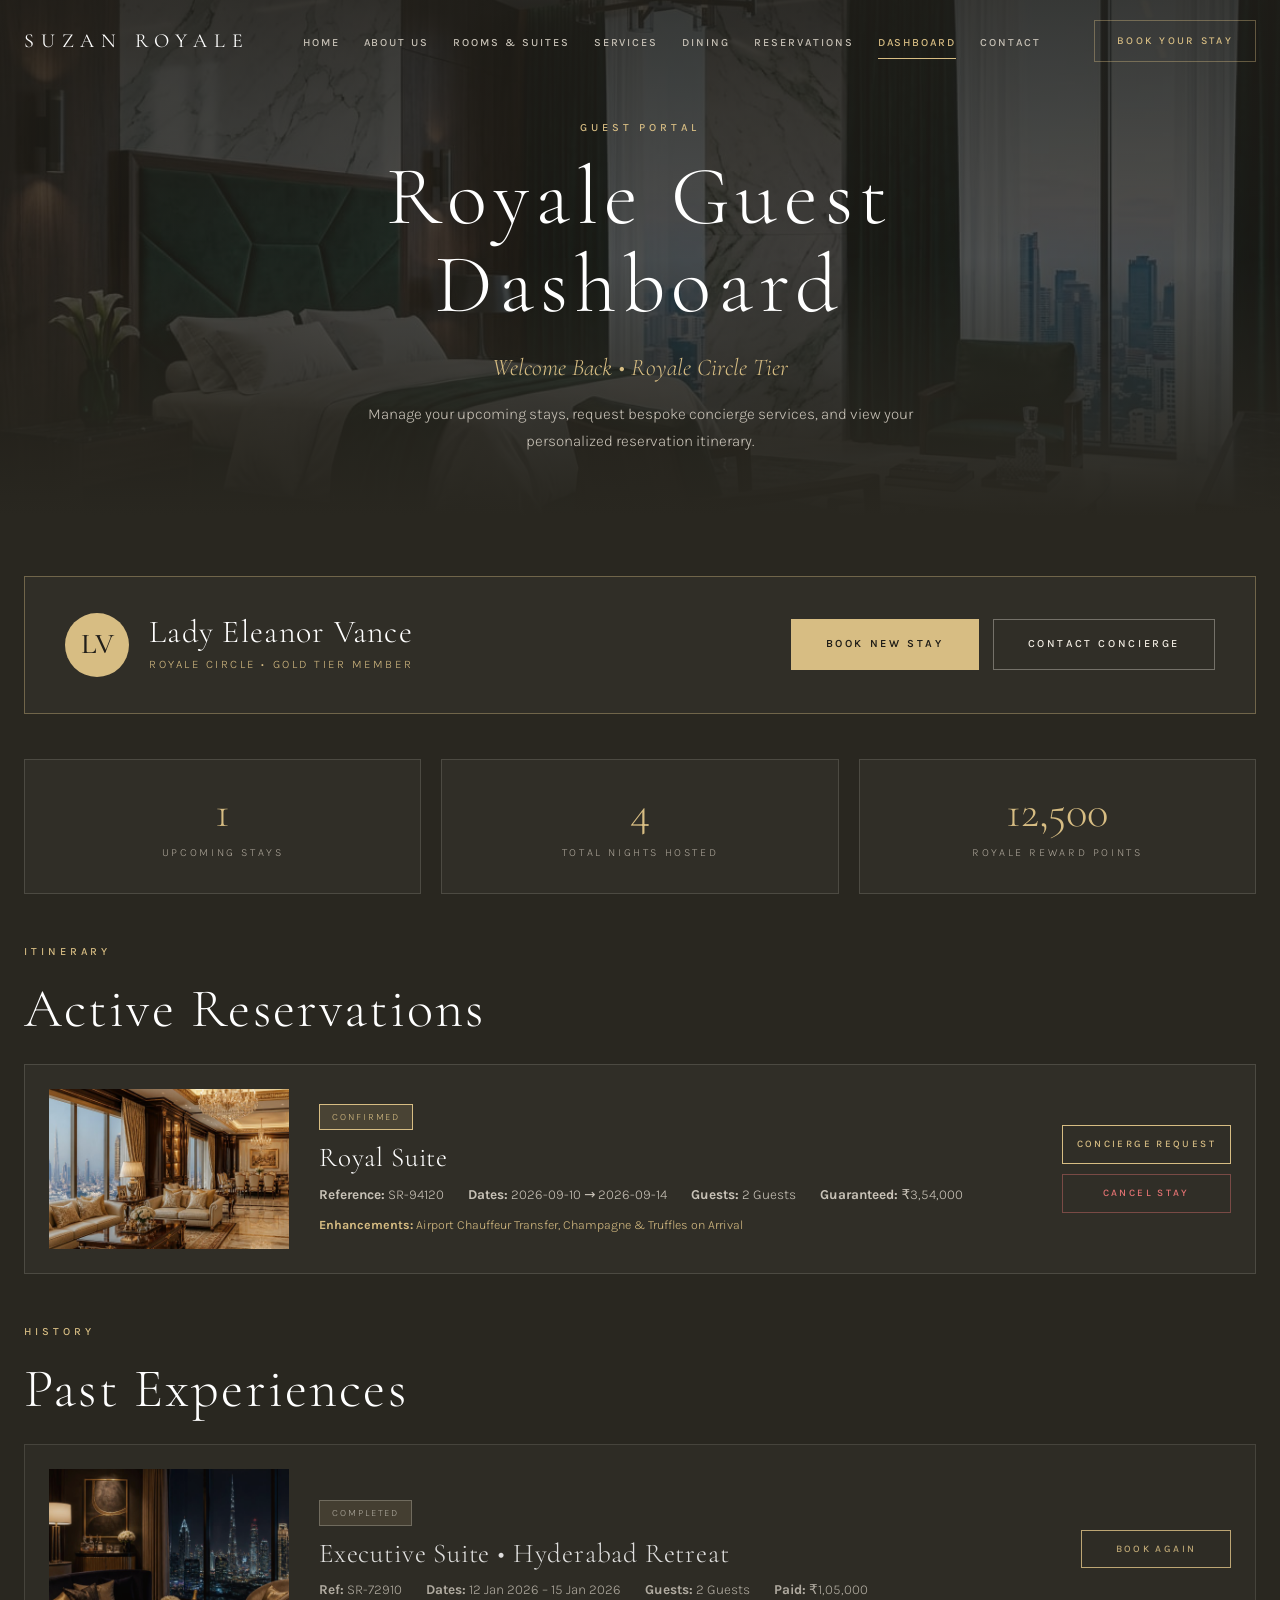
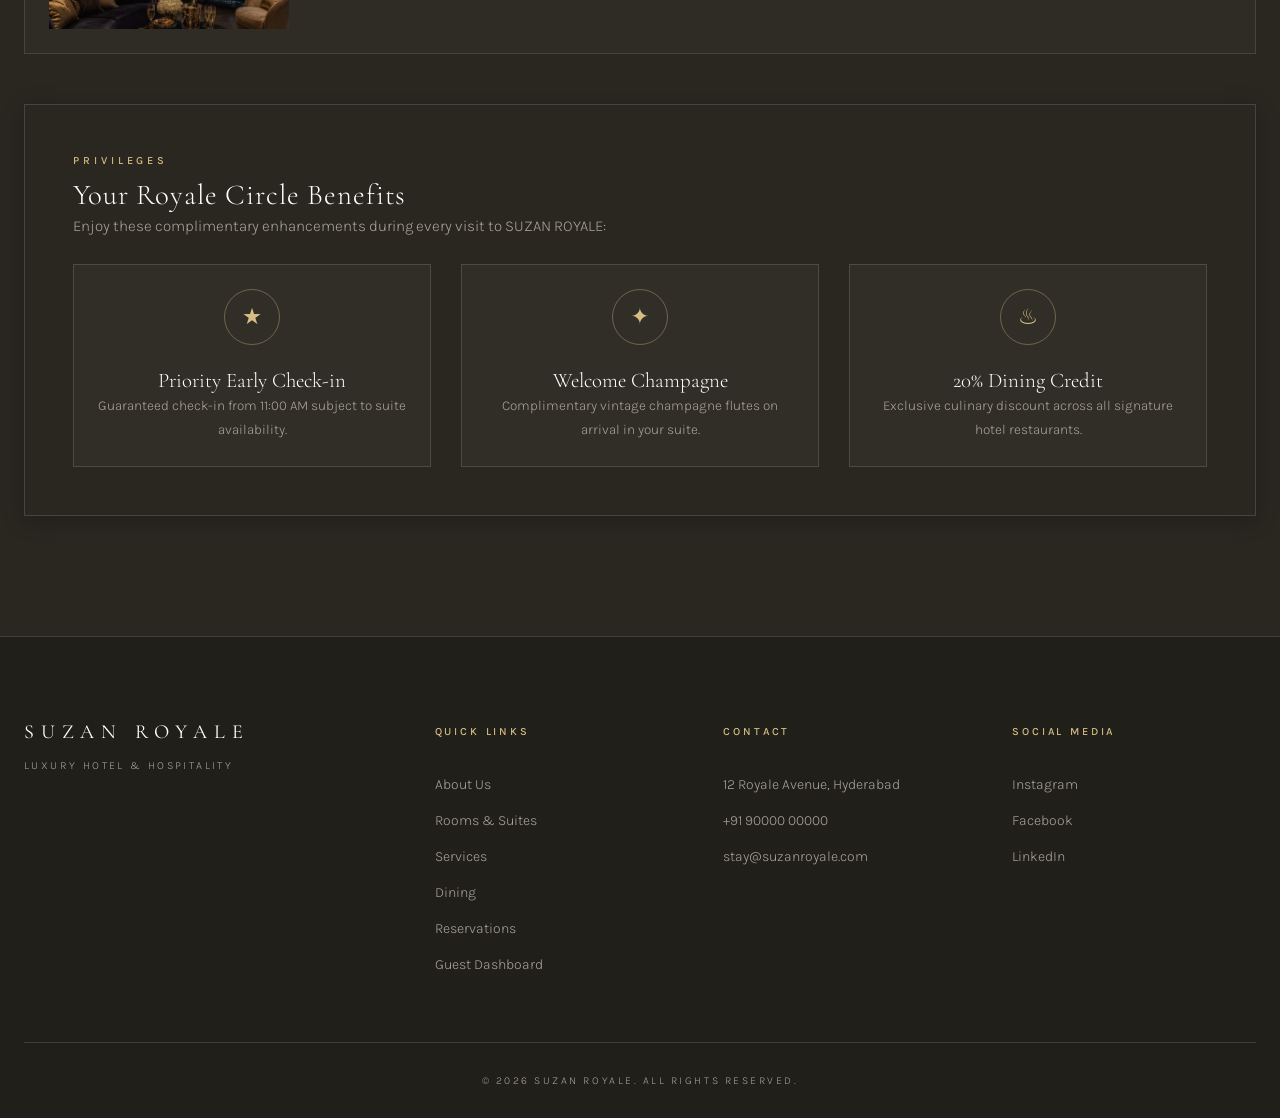
<file: dashboard.html>
<!DOCTYPE html>
<html lang="en">

<head>
  <meta charset="UTF-8">
  <meta name="viewport" content="width=device-width, initial-scale=1.0">

  <title>Guest Dashboard — SUZAN ROYALE Luxury Hotel</title>

  <meta name="description"
    content="Manage your luxury reservations, access concierge services, view stay history and explore Royale Circle privileges at SUZAN ROYALE.">

  <link rel="stylesheet" href="style.css">
</head>

<body>
  <!-- NAVIGATION -->
  <header class="site-header" id="siteHeader">
    <nav class="navbar">
      <a href="index.html" class="logo">
        SUZAN ROYALE
      </a>

      <ul class="desktop-nav">
        <li>
          <a href="index.html">Home</a>
        </li>
        <li>
          <a href="about.html">About Us</a>
        </li>
        <li>
          <a href="rooms.html">Rooms &amp; Suites</a>
        </li>
        <li>
          <a href="services.html">Services</a>
        </li>
        <li>
          <a href="dining.html">Dining</a>
        </li>
        <li>
          <a href="reservations.html">Reservations</a>
        </li>
        <li>
          <a href="dashboard.html" class="active">Dashboard</a>
        </li>
        <li>
          <a href="contact.html">Contact</a>
        </li>
      </ul>

      <div class="nav-actions">
        <a href="reservations.html" class="nav-book">
          Book Your Stay
        </a>

        <button type="button" class="menu-toggle" id="menuToggle" aria-label="Toggle navigation" aria-expanded="false">
          <span></span>
          <span></span>
        </button>
      </div>
    </nav>

    <div class="mobile-navigation" id="mobileNavigation">
      <a href="index.html">Home</a>
      <a href="about.html">About Us</a>
      <a href="rooms.html">Rooms &amp; Suites</a>
      <a href="services.html">Services</a>
      <a href="dining.html">Dining</a>
      <a href="reservations.html">Reservations</a>
      <a href="dashboard.html" class="active">Dashboard</a>
      <a href="contact.html">Contact</a>

      <a href="reservations.html" class="mobile-book">
        Book Your Stay
      </a>
    </div>
  </header>

  <main>
    <!-- DASHBOARD BANNER -->
    <section class="page-header-banner">
      <img src="assets/rooms/presidential-1.jpg" alt="SUZAN ROYALE Guest Portal" class="banner-bg">
      <div class="banner-overlay"></div>

      <div class="banner-content">
        <p class="eyebrow">
          Guest Portal
        </p>

        <h1>
          Royale Guest Dashboard
        </h1>

        <p class="banner-tagline">
          Welcome Back &bull; Royale Circle Tier
        </p>

        <p class="banner-desc">
          Manage your upcoming stays, request bespoke concierge services,
          and view your personalized reservation itinerary.
        </p>
      </div>
    </section>

    <!-- DASHBOARD CONTENT SECTION -->
    <section class="dashboard-section">
      <div class="wide-container">
        <!-- USER PROFILE CARD -->
        <div class="dashboard-user-card">
          <div class="user-avatar-wrap">
            <div class="user-avatar" id="dashUserInitials">SR</div>
            <div class="user-text">
              <h2 id="dashUserName">Distinguished Guest</h2>
              <p>Royale Circle &bull; Gold Tier Member</p>
            </div>
          </div>

          <div style="display: flex; gap: 14px;">
            <a href="reservations.html" class="button button-primary">
              Book New Stay
            </a>
            <a href="contact.html" class="button button-outline">
              Contact Concierge
            </a>
          </div>
        </div>

        <!-- STATS COUNTER GRID -->
        <div class="dashboard-stats-grid">
          <div class="dash-stat-box">
            <div class="count" id="statActiveCount">1</div>
            <div class="label">Upcoming Stays</div>
          </div>

          <div class="dash-stat-box">
            <div class="count" id="statNightsCount">4</div>
            <div class="label">Total Nights Hosted</div>
          </div>

          <div class="dash-stat-box">
            <div class="count" id="statPointsCount">12,500</div>
            <div class="label">Royale Reward Points</div>
          </div>
        </div>

        <!-- UPCOMING RESERVATIONS LIST -->
        <div style="margin-bottom: 50px;">
          <div class="section-heading" style="margin-bottom: 24px;">
            <p class="eyebrow">Itinerary</p>
            <h2>Active Reservations</h2>
          </div>

          <div id="activeBookingsContainer">
            <!-- Dynamic bookings rendered here by script.js -->
          </div>
        </div>

        <!-- PAST STAYS SECTION -->
        <div style="margin-bottom: 50px;">
          <div class="section-heading" style="margin-bottom: 24px;">
            <p class="eyebrow">History</p>
            <h2>Past Experiences</h2>
          </div>

          <div class="booking-item-card" style="opacity: 0.85;">
            <img src="assets/rooms/executive-1.jpg" alt="Executive Suite" class="booking-item-thumb">
            <div class="booking-item-info">
              <span class="badge"
                style="border-color: rgba(243,238,228,0.3); color: var(--muted-light);">Completed</span>
              <h3>Executive Suite &bull; Hyderabad Retreat</h3>
              <div class="booking-meta-row" style="flex-wrap: wrap;">
                <span><strong>Ref:</strong> SR-72910</span>
                <span><strong>Dates:</strong> 12 Jan 2026 – 15 Jan 2026</span>
                <span><strong>Guests:</strong> 2 Guests</span>
                <span><strong>Paid:</strong> ₹1,05,000</span>
              </div>
            </div>
            <div class="booking-item-actions">
              <a href="reservations.html" class="button button-gold-outline"
                style="padding: 10px 16px; font-size: 0.62rem;">
                Book Again
              </a>
            </div>
          </div>
        </div>

        <!-- EXCLUSIVE MEMBER PRIVILEGES -->
        <div class="reservation-card" style="margin-top: 50px;">
          <p class="eyebrow">Privileges</p>
          <h3 style="margin-top: 10px; font-size: 1.8rem;">Your Royale Circle Benefits</h3>
          <p style="margin-bottom: 24px;">Enjoy these complimentary enhancements during every visit to SUZAN ROYALE:</p>

          <div class="amenities-grid-luxury" style="margin-top: 0;">
            <div class="amenity-card-luxury" style="padding: 24px;">
              <div class="icon-badge">&#9733;</div>
              <h4 style="font-size: 1.3rem;">Priority Early Check-in</h4>
              <p style="font-size: 0.85rem;">Guaranteed check-in from 11:00 AM subject to suite availability.</p>
            </div>

            <div class="amenity-card-luxury" style="padding: 24px;">
              <div class="icon-badge">&#10022;</div>
              <h4 style="font-size: 1.3rem;">Welcome Champagne</h4>
              <p style="font-size: 0.85rem;">Complimentary vintage champagne flutes on arrival in your suite.</p>
            </div>

            <div class="amenity-card-luxury" style="padding: 24px;">
              <div class="icon-badge">&#9832;</div>
              <h4 style="font-size: 1.3rem;">20% Dining Credit</h4>
              <p style="font-size: 0.85rem;">Exclusive culinary discount across all signature hotel restaurants.</p>
            </div>
          </div>
        </div>
      </div>
    </section>
  </main>

  <!-- FOOTER -->
  <footer class="site-footer" id="contact">
    <div class="footer-grid">
      <div class="footer-brand">
        <p class="logo">
          SUZAN ROYALE
        </p>

        <p>
          Luxury Hotel &amp; Hospitality
        </p>
      </div>

      <div class="footer-column">
        <p class="footer-heading">
          Quick Links
        </p>

        <a href="about.html">About Us</a>
        <a href="rooms.html">Rooms &amp; Suites</a>
        <a href="services.html">Services</a>
        <a href="dining.html">Dining</a>
        <a href="reservations.html">Reservations</a>
        <a href="dashboard.html">Guest Dashboard</a>
      </div>

      <div class="footer-column">
        <p class="footer-heading">
          Contact
        </p>

        <p>
          12 Royale Avenue, Hyderabad
        </p>

        <a href="tel:+919000000000">
          +91 90000 00000
        </a>

        <a href="mailto:stay@suzanroyale.com">
          stay@suzanroyale.com
        </a>
      </div>

      <div class="footer-column">
        <p class="footer-heading">
          Social Media
        </p>

        <a href="https://instagram.com" target="_blank" rel="noopener noreferrer">
          Instagram
        </a>
        <a href="https://facebook.com" target="_blank" rel="noopener noreferrer">
          Facebook
        </a>
        <a href="https://linkedin.com" target="_blank" rel="noopener noreferrer">
          LinkedIn
        </a>
      </div>
    </div>

    <div class="footer-bottom">
      <p>
        © 2026 SUZAN ROYALE. All Rights Reserved.
      </p>
    </div>
  </footer>

  <script src="script.js"></script>
</body>

</html>
</file>
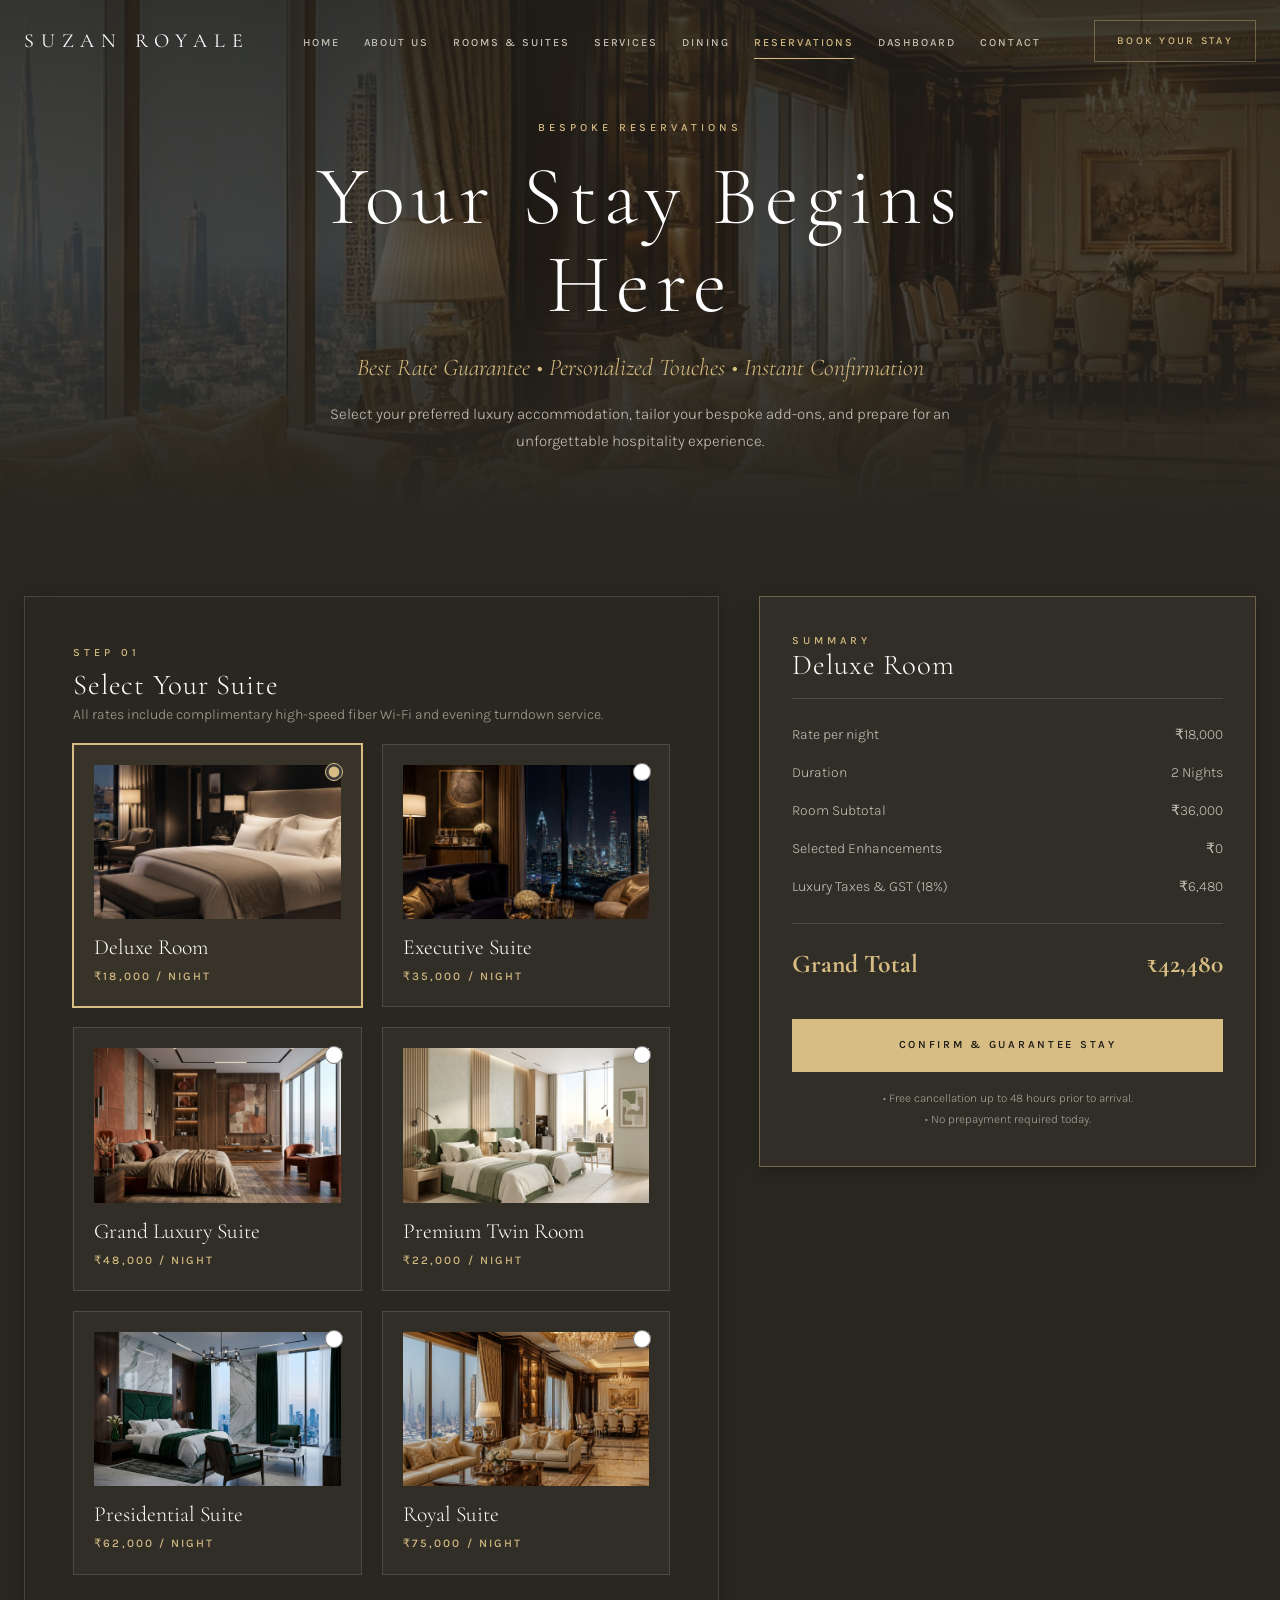
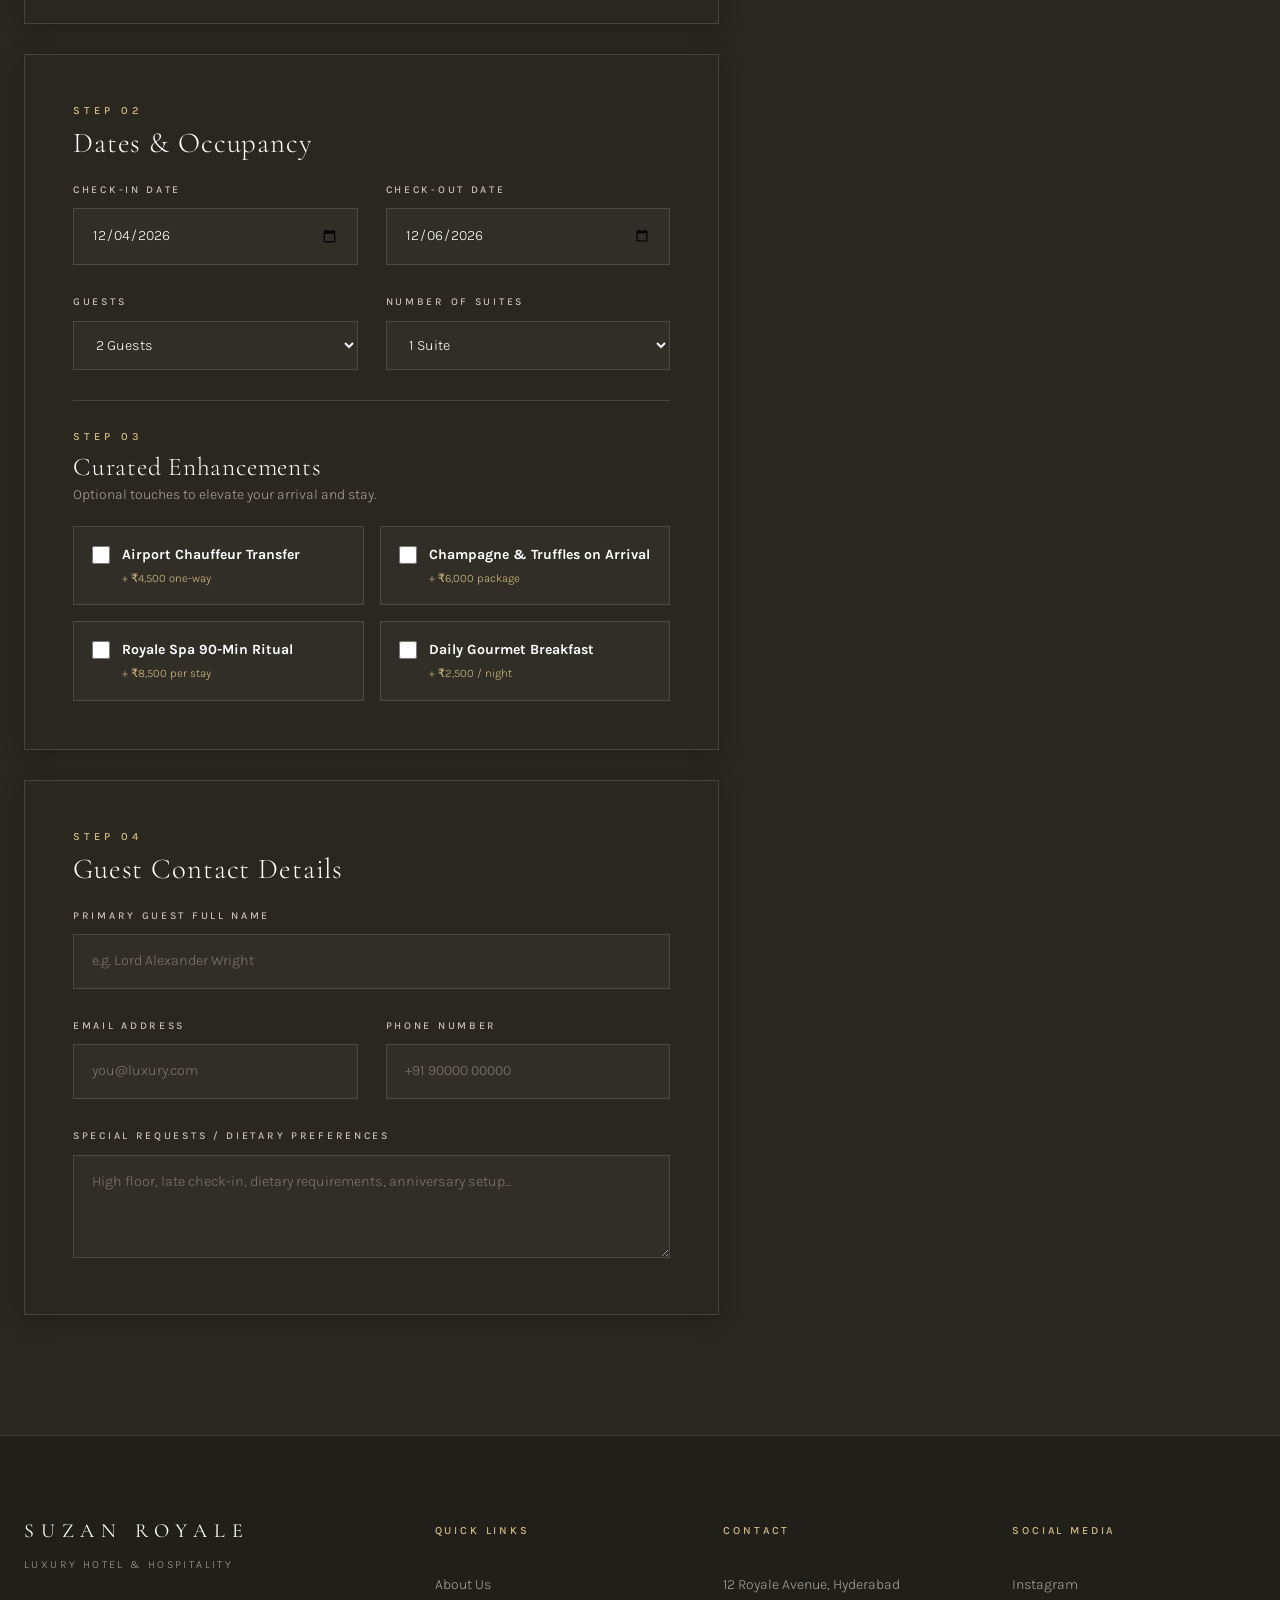
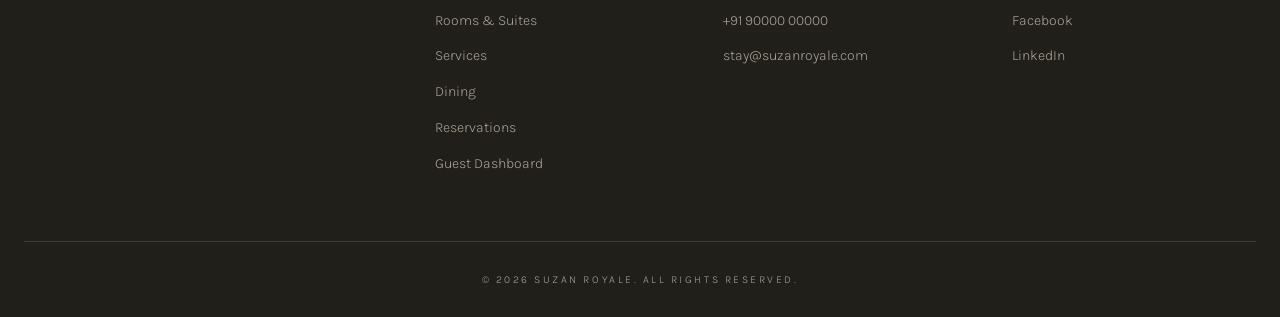
<file: reservations.html>
<!DOCTYPE html>
<html lang="en">

<head>
  <meta charset="UTF-8">
  <meta name="viewport" content="width=device-width, initial-scale=1.0">

  <title>Reservations — SUZAN ROYALE Luxury Hotel</title>

  <meta name="description"
    content="Book your five-star stay at SUZAN ROYALE. Select from our luxury suites, customize your bespoke amenities and receive instant booking confirmation.">

  <link rel="stylesheet" href="style.css">
</head>

<body>
  <!-- NAVIGATION -->
  <header class="site-header" id="siteHeader">
    <nav class="navbar">
      <a href="index.html" class="logo">
        SUZAN ROYALE
      </a>

      <ul class="desktop-nav">
        <li>
          <a href="index.html">Home</a>
        </li>
        <li>
          <a href="about.html">About Us</a>
        </li>
        <li>
          <a href="rooms.html">Rooms &amp; Suites</a>
        </li>
        <li>
          <a href="services.html">Services</a>
        </li>
        <li>
          <a href="dining.html">Dining</a>
        </li>
        <li>
          <a href="reservations.html" class="active">Reservations</a>
        </li>
        <li>
          <a href="dashboard.html">Dashboard</a>
        </li>
        <li>
          <a href="contact.html">Contact</a>
        </li>
      </ul>

      <div class="nav-actions">
        <a href="reservations.html" class="nav-book">
          Book Your Stay
        </a>

        <button type="button" class="menu-toggle" id="menuToggle" aria-label="Toggle navigation" aria-expanded="false">
          <span></span>
          <span></span>
        </button>
      </div>
    </nav>

    <div class="mobile-navigation" id="mobileNavigation">
      <a href="index.html">Home</a>
      <a href="about.html">About Us</a>
      <a href="rooms.html">Rooms &amp; Suites</a>
      <a href="services.html">Services</a>
      <a href="dining.html">Dining</a>
      <a href="reservations.html" class="active">Reservations</a>
      <a href="dashboard.html">Dashboard</a>
      <a href="contact.html">Contact</a>

      <a href="reservations.html" class="mobile-book">
        Book Your Stay
      </a>
    </div>
  </header>

  <main>
    <!-- RESERVATIONS BANNER -->
    <section class="page-header-banner">
      <img src="assets/rooms/royal-1.jpg" alt="SUZAN ROYALE Booking Experience" class="banner-bg">
      <div class="banner-overlay"></div>

      <div class="banner-content">
        <p class="eyebrow">
          Bespoke Reservations
        </p>

        <h1>
          Your Stay Begins Here
        </h1>

        <p class="banner-tagline">
          Best Rate Guarantee &bull; Personalized Touches &bull; Instant Confirmation
        </p>

        <p class="banner-desc">
          Select your preferred luxury accommodation, tailor your bespoke add-ons,
          and prepare for an unforgettable hospitality experience.
        </p>
      </div>
    </section>

    <!-- BOOKING ENGINE SECTION -->
    <section class="booking-engine-section">
      <div class="wide-container">
        <!-- FORM CONTAINER -->
        <div id="bookingFormWrapper">
          <form id="fullBookingForm">
            <div class="booking-layout-grid">
              <!-- LEFT COLUMN: SELECTION & GUEST DETAILS -->
              <div class="booking-steps-column">
                <!-- STEP 1: CHOOSE ACCOMMODATION -->
                <div class="reservation-card" style="margin-top: 0; margin-bottom: 30px;">
                  <p class="eyebrow">Step 01</p>
                  <h3 style="margin-top: 8px; font-size: 1.8rem;">Select Your Suite</h3>
                  <p style="margin-bottom: 16px; font-size: 0.88rem;">All rates include complimentary high-speed fiber
                    Wi-Fi and evening turndown service.</p>

                  <div class="room-selection-cards">
                    <!-- Deluxe -->
                    <label class="room-select-card selected" data-room="Deluxe Room" data-rate="18000">
                      <input type="radio" name="selectedRoom" value="Deluxe Room" checked>
                      <img src="assets/rooms/deluxe-1.jpg" alt="Deluxe Room" class="room-select-img">
                      <h4>Deluxe Room</h4>
                      <span class="rate">₹18,000 / night</span>
                    </label>

                    <!-- Executive -->
                    <label class="room-select-card" data-room="Executive Suite" data-rate="35000">
                      <input type="radio" name="selectedRoom" value="Executive Suite">
                      <img src="assets/rooms/executive-1.jpg" alt="Executive Suite" class="room-select-img">
                      <h4>Executive Suite</h4>
                      <span class="rate">₹35,000 / night</span>
                    </label>

                    <!-- Grand Luxury -->
                    <label class="room-select-card" data-room="Grand Luxury Suite" data-rate="48000">
                      <input type="radio" name="selectedRoom" value="Grand Luxury Suite">
                      <img src="assets/rooms/grand-luxury-1.jpg" alt="Grand Luxury Suite" class="room-select-img">
                      <h4>Grand Luxury Suite</h4>
                      <span class="rate">₹48,000 / night</span>
                    </label>

                    <!-- Premium Twin -->
                    <label class="room-select-card" data-room="Premium Twin Room" data-rate="22000">
                      <input type="radio" name="selectedRoom" value="Premium Twin Room">
                      <img src="assets/rooms/premium-twin-1.jpg" alt="Premium Twin Room" class="room-select-img">
                      <h4>Premium Twin Room</h4>
                      <span class="rate">₹22,000 / night</span>
                    </label>

                    <!-- Presidential -->
                    <label class="room-select-card" data-room="Presidential Suite" data-rate="62000">
                      <input type="radio" name="selectedRoom" value="Presidential Suite">
                      <img src="assets/rooms/presidential-1.jpg" alt="Presidential Suite" class="room-select-img">
                      <h4>Presidential Suite</h4>
                      <span class="rate">₹62,000 / night</span>
                    </label>

                    <!-- Royal -->
                    <label class="room-select-card" data-room="Royal Suite" data-rate="75000">
                      <input type="radio" name="selectedRoom" value="Royal Suite">
                      <img src="assets/rooms/royal-1.jpg" alt="Royal Suite" class="room-select-img">
                      <h4>Royal Suite</h4>
                      <span class="rate">₹75,000 / night</span>
                    </label>
                  </div>
                </div>

                <!-- STEP 2: DATES & GUESTS -->
                <div class="reservation-card" style="margin-top: 0; margin-bottom: 30px;">
                  <p class="eyebrow">Step 02</p>
                  <h3 style="margin-top: 8px; font-size: 1.8rem;">Dates &amp; Occupancy</h3>

                  <div class="form-grid" style="margin-top: 20px;">
                    <div class="form-field">
                      <label for="bookCheckIn">Check-in Date</label>
                      <input type="date" id="bookCheckIn" required>
                    </div>

                    <div class="form-field">
                      <label for="bookCheckOut">Check-out Date</label>
                      <input type="date" id="bookCheckOut" required>
                    </div>

                    <div class="form-field">
                      <label for="bookGuests">Guests</label>
                      <select id="bookGuests">
                        <option value="1">1 Guest</option>
                        <option value="2" selected>2 Guests</option>
                        <option value="3">3 Guests</option>
                        <option value="4">4 Guests</option>
                        <option value="5">5+ Guests (Connecting Suite)</option>
                      </select>
                    </div>

                    <div class="form-field">
                      <label for="bookRoomsCount">Number of Suites</label>
                      <select id="bookRoomsCount">
                        <option value="1" selected>1 Suite</option>
                        <option value="2">2 Suites</option>
                        <option value="3">3 Suites</option>
                      </select>
                    </div>
                  </div>

                  <!-- STEP 3: BESPOKE ADD-ONS -->
                  <div class="addons-section">
                    <p class="eyebrow">Step 03</p>
                    <h3 style="margin-top: 8px; font-size: 1.6rem;">Curated Enhancements</h3>
                    <p style="margin-bottom: 12px; font-size: 0.88rem;">Optional touches to elevate your arrival and
                      stay.</p>

                    <div class="addons-grid">
                      <label class="addon-card">
                        <input type="checkbox" id="addonChauffeur" value="4500" data-name="Airport Chauffeur Transfer">
                        <div class="addon-info">
                          <strong>Airport Chauffeur Transfer</strong>
                          <span>+ ₹4,500 one-way</span>
                        </div>
                      </label>

                      <label class="addon-card">
                        <input type="checkbox" id="addonChampagne" value="6000"
                          data-name="Champagne &amp; Truffles on Arrival">
                        <div class="addon-info">
                          <strong>Champagne &amp; Truffles on Arrival</strong>
                          <span>+ ₹6,000 package</span>
                        </div>
                      </label>

                      <label class="addon-card">
                        <input type="checkbox" id="addonSpa" value="8500" data-name="Royale Spa 90-Min Couple Ritual">
                        <div class="addon-info">
                          <strong>Royale Spa 90-Min Ritual</strong>
                          <span>+ ₹8,500 per stay</span>
                        </div>
                      </label>

                      <label class="addon-card">
                        <input type="checkbox" id="addonBreakfast" value="2500"
                          data-name="Daily Gourmet Champagne Breakfast" data-per-night="true">
                        <div class="addon-info">
                          <strong>Daily Gourmet Breakfast</strong>
                          <span>+ ₹2,500 / night</span>
                        </div>
                      </label>
                    </div>
                  </div>
                </div>

                <!-- STEP 4: GUEST INFORMATION -->
                <div class="reservation-card" style="margin-top: 0;">
                  <p class="eyebrow">Step 04</p>
                  <h3 style="margin-top: 8px; font-size: 1.8rem;">Guest Contact Details</h3>

                  <div class="form-grid" style="margin-top: 20px;">
                    <div class="form-field full">
                      <label for="bookGuestName">Primary Guest Full Name</label>
                      <input type="text" id="bookGuestName" placeholder="e.g. Lord Alexander Wright" required>
                    </div>

                    <div class="form-field">
                      <label for="bookGuestEmail">Email Address</label>
                      <input type="email" id="bookGuestEmail" placeholder="you@luxury.com" required>
                    </div>

                    <div class="form-field">
                      <label for="bookGuestPhone">Phone Number</label>
                      <input type="tel" id="bookGuestPhone" placeholder="+91 90000 00000" required>
                    </div>

                    <div class="form-field full">
                      <label for="bookSpecialRequests">Special Requests / Dietary Preferences</label>
                      <textarea id="bookSpecialRequests" rows="3"
                        placeholder="High floor, late check-in, dietary requirements, anniversary setup..."></textarea>
                    </div>
                  </div>
                </div>
              </div>

              <!-- RIGHT COLUMN: SUMMARY & CONFIRMATION -->
              <div class="booking-summary-column">
                <div class="pricing-summary-card">
                  <p class="eyebrow">Summary</p>
                  <h3 id="summaryRoomTitle">Deluxe Room</h3>

                  <div class="price-breakdown">
                    <div class="price-item">
                      <span>Rate per night</span>
                      <span id="summaryNightlyRate">₹18,000</span>
                    </div>

                    <div class="price-item">
                      <span>Duration</span>
                      <span id="summaryNights">1 Night</span>
                    </div>

                    <div class="price-item">
                      <span>Room Subtotal</span>
                      <span id="summaryRoomSubtotal">₹18,000</span>
                    </div>

                    <div class="price-item">
                      <span>Selected Enhancements</span>
                      <span id="summaryAddonsSubtotal">₹0</span>
                    </div>

                    <div class="price-item">
                      <span>Luxury Taxes &amp; GST (18%)</span>
                      <span id="summaryTaxes">₹3,240</span>
                    </div>

                    <div class="price-item total">
                      <strong>Grand Total</strong>
                      <strong id="summaryGrandTotal">₹21,240</strong>
                    </div>
                  </div>

                  <button type="submit" class="reservation-submit" id="submitBookingBtn">
                    Confirm &amp; Guarantee Stay
                  </button>

                  <p style="margin-top: 16px; font-size: 0.74rem; text-align: center; color: var(--muted);">
                    &bull; Free cancellation up to 48 hours prior to arrival.<br>
                    &bull; No prepayment required today.
                  </p>
                </div>
              </div>
            </div>
          </form>
        </div>

        <!-- CONFIRMATION BANNER (HIDDEN INITIALLY) -->
        <div class="reservation-confirmation" id="bookingConfirmationScreen" hidden
          style="max-width: 900px; margin: auto;">
          <p class="eyebrow">Reservation Confirmed</p>
          <h3 id="confirmedGuestGreeting">Thank You</h3>
          <p>
            Your reservation at SUZAN ROYALE has been confirmed and stored securely. A full confirmation voucher has
            been recorded in your Guest Dashboard.
          </p>

          <div class="confirmation-details" id="confirmedSummaryDetails"></div>

          <div style="display: flex; gap: 16px; justify-content: center; flex-wrap: wrap; margin-top: 30px;">
            <a href="dashboard.html" class="button button-primary">
              View In Guest Dashboard
            </a>
            <button type="button" class="confirmation-button" id="bookAnotherBtn">
              Make Another Booking
            </button>
          </div>
        </div>
      </div>
    </section>
  </main>

  <!-- FOOTER -->
  <footer class="site-footer" id="contact">
    <div class="footer-grid">
      <div class="footer-brand">
        <p class="logo">
          SUZAN ROYALE
        </p>

        <p>
          Luxury Hotel &amp; Hospitality
        </p>
      </div>

      <div class="footer-column">
        <p class="footer-heading">
          Quick Links
        </p>

        <a href="about.html">About Us</a>
        <a href="rooms.html">Rooms &amp; Suites</a>
        <a href="services.html">Services</a>
        <a href="dining.html">Dining</a>
        <a href="reservations.html">Reservations</a>
        <a href="dashboard.html">Guest Dashboard</a>
      </div>

      <div class="footer-column">
        <p class="footer-heading">
          Contact
        </p>

        <p>
          12 Royale Avenue, Hyderabad
        </p>

        <a href="tel:+919000000000">
          +91 90000 00000
        </a>

        <a href="mailto:stay@suzanroyale.com">
          stay@suzanroyale.com
        </a>
      </div>

      <div class="footer-column">
        <p class="footer-heading">
          Social Media
        </p>

        <a href="https://instagram.com" target="_blank" rel="noopener noreferrer">
          Instagram
        </a>
        <a href="https://facebook.com" target="_blank" rel="noopener noreferrer">
          Facebook
        </a>
        <a href="https://linkedin.com" target="_blank" rel="noopener noreferrer">
          LinkedIn
        </a>
      </div>
    </div>

    <div class="footer-bottom">
      <p>
        © 2026 SUZAN ROYALE. All Rights Reserved.
      </p>
    </div>
  </footer>

  <script src="script.js"></script>
</body>

</html>
</file>
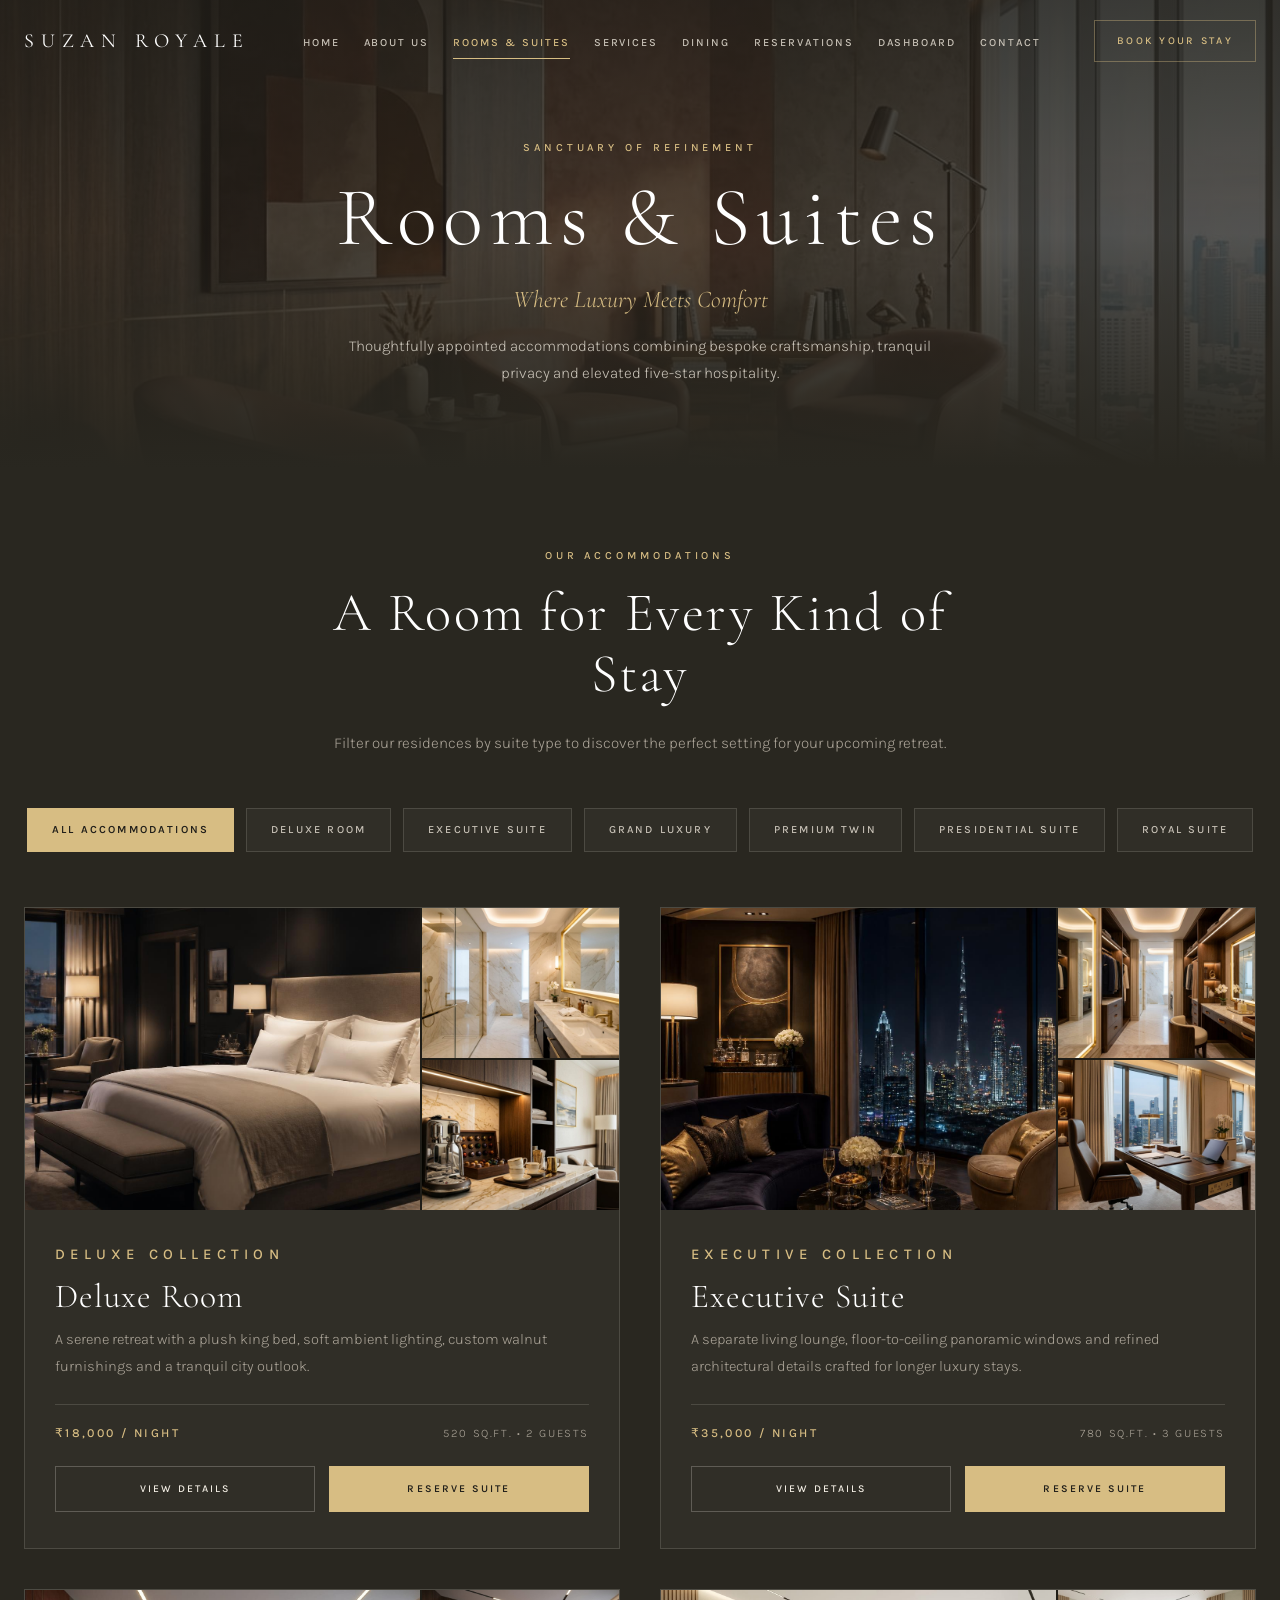
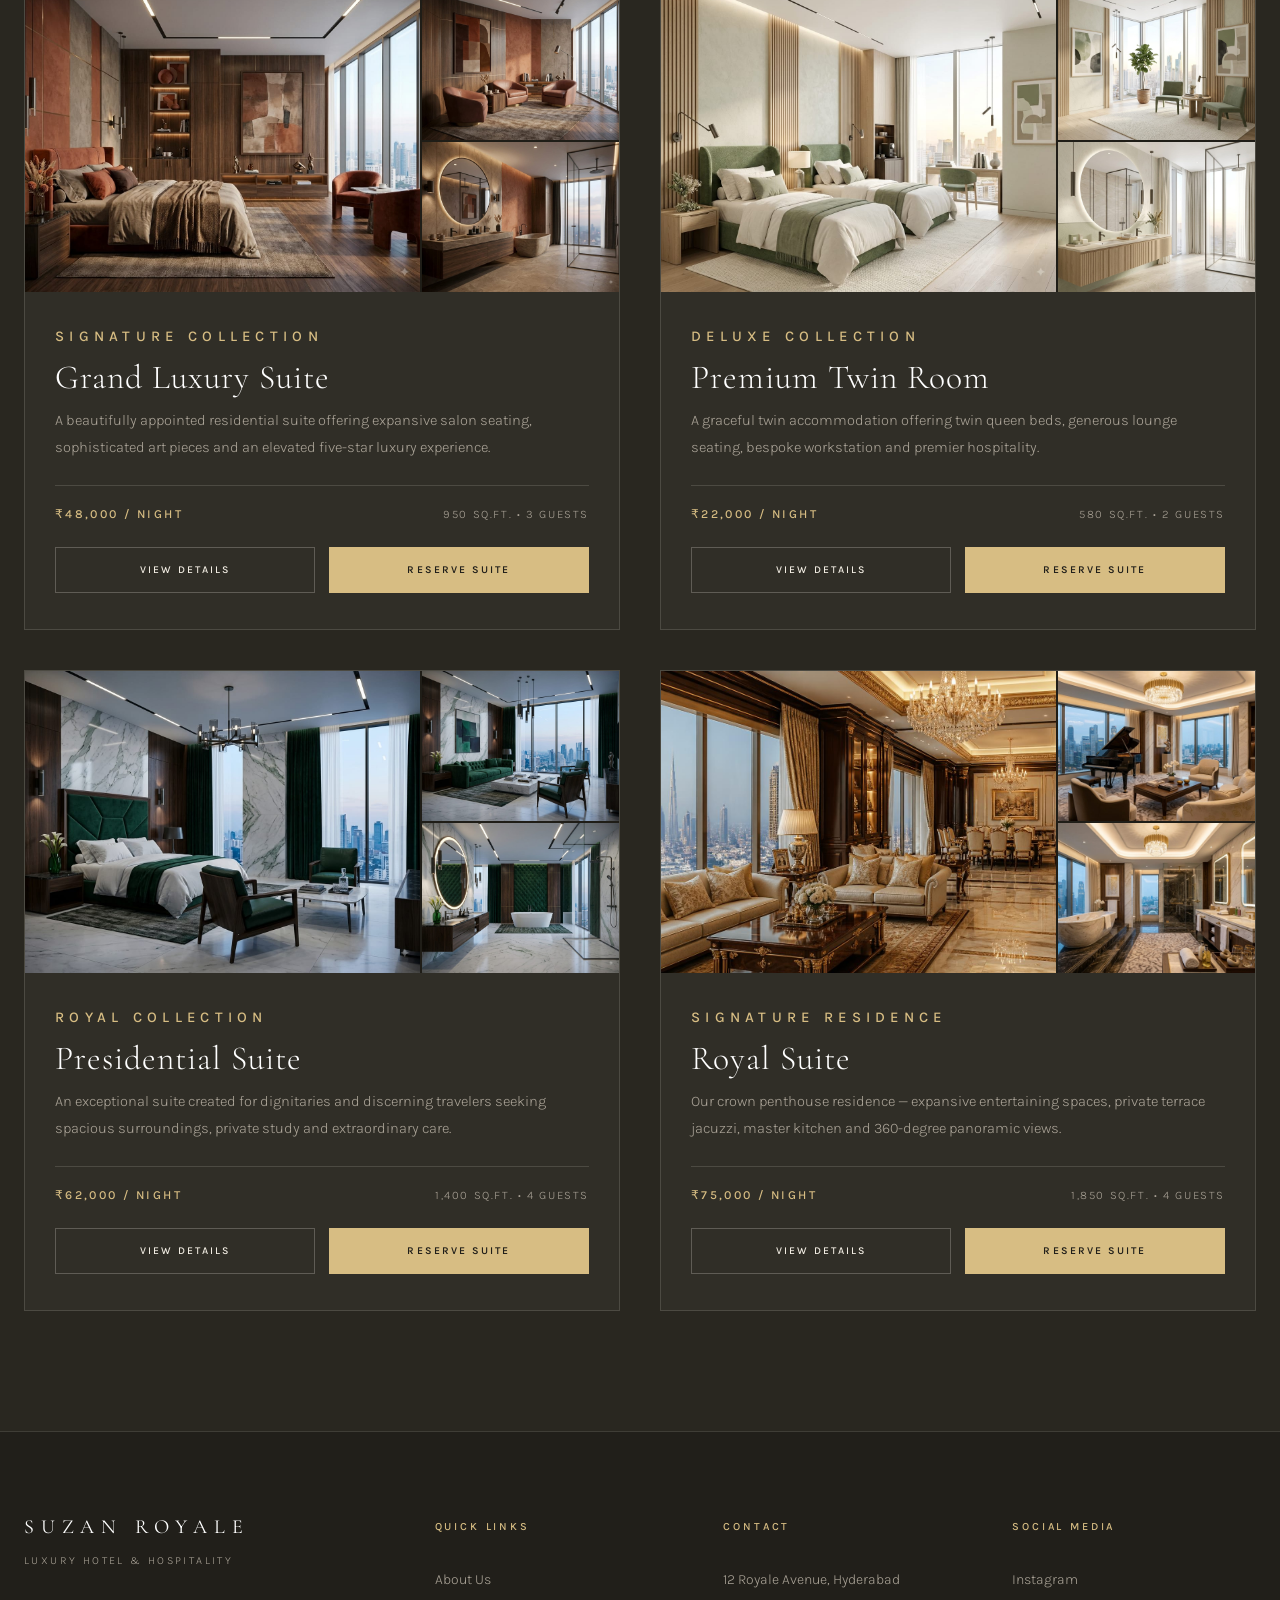
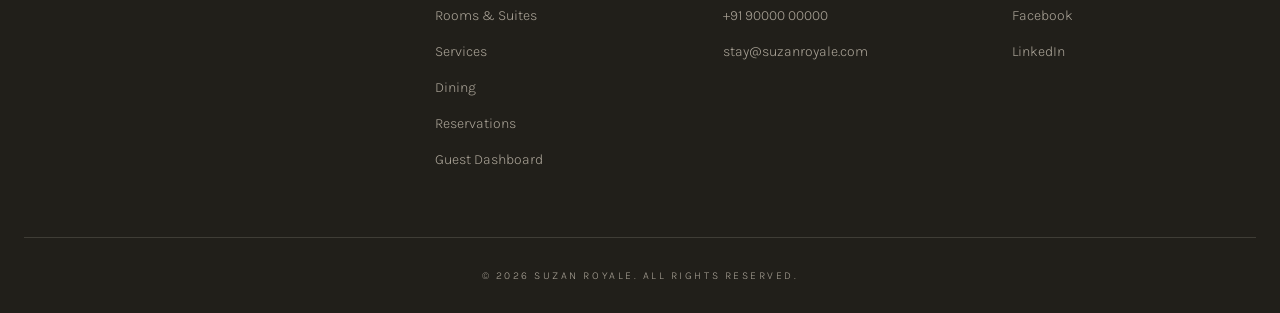
<file: rooms.html>
<!DOCTYPE html>
<html lang="en">

<head>
  <meta charset="UTF-8">
  <meta name="viewport" content="width=device-width, initial-scale=1.0">

  <title>Rooms &amp; Suites — SUZAN ROYALE Luxury Hotel</title>

  <meta name="description"
    content="Explore our five-star luxury rooms and suites at SUZAN ROYALE, featuring king beds, marble baths, private lounges and panoramic city views.">

  <link rel="stylesheet" href="style.css">
</head>

<body>
  <!-- NAVIGATION -->
  <header class="site-header" id="siteHeader">
    <nav class="navbar">
      <a href="index.html" class="logo">
        SUZAN ROYALE
      </a>

      <ul class="desktop-nav">
        <li>
          <a href="index.html">Home</a>
        </li>
        <li>
          <a href="about.html">About Us</a>
        </li>
        <li>
          <a href="rooms.html" class="active">Rooms &amp; Suites</a>
        </li>
        <li>
          <a href="services.html">Services</a>
        </li>
        <li>
          <a href="dining.html">Dining</a>
        </li>
        <li>
          <a href="reservations.html">Reservations</a>
        </li>
        <li>
          <a href="dashboard.html">Dashboard</a>
        </li>
        <li>
          <a href="contact.html">Contact</a>
        </li>
      </ul>

      <div class="nav-actions">
        <a href="reservations.html" class="nav-book">
          Book Your Stay
        </a>

        <button type="button" class="menu-toggle" id="menuToggle" aria-label="Toggle navigation" aria-expanded="false">
          <span></span>
          <span></span>
        </button>
      </div>
    </nav>

    <div class="mobile-navigation" id="mobileNavigation">
      <a href="index.html">Home</a>
      <a href="about.html">About Us</a>
      <a href="rooms.html" class="active">Rooms &amp; Suites</a>
      <a href="services.html">Services</a>
      <a href="dining.html">Dining</a>
      <a href="reservations.html">Reservations</a>
      <a href="dashboard.html">Dashboard</a>
      <a href="contact.html">Contact</a>

      <a href="reservations.html" class="mobile-book">
        Book Your Stay
      </a>
    </div>
  </header>

  <main>
    <!-- HERO BANNER -->
    <section class="page-header-banner">
      <img src="assets/rooms/grand-luxury-2.jpg" alt="SUZAN ROYALE Luxury Suite" class="banner-bg">
      <div class="banner-overlay"></div>

      <div class="banner-content">
        <p class="eyebrow">
          Sanctuary of Refinement
        </p>

        <h1>
          Rooms &amp; Suites
        </h1>

        <p class="banner-tagline">
          Where Luxury Meets Comfort
        </p>

        <p class="banner-desc">
          Thoughtfully appointed accommodations combining bespoke craftsmanship,
          tranquil privacy and elevated five-star hospitality.
        </p>
      </div>
    </section>

    <!-- INTRO & FILTERS -->
    <section class="rooms-catalog-section" id="roomsCatalog">
      <div class="wide-container">
        <div class="section-heading center">
          <p class="eyebrow">
            Our Accommodations
          </p>
          <h2>
            A Room for Every Kind of Stay
          </h2>
          <p class="section-description">
            Filter our residences by suite type to discover the perfect setting for your upcoming retreat.
          </p>
        </div>

        <!-- FILTER TABS -->
        <div class="room-filters">
          <button type="button" class="room-filter-btn active" data-filter="all">
            All Accommodations
          </button>
          <button type="button" class="room-filter-btn" data-filter="deluxe">
            Deluxe Room
          </button>
          <button type="button" class="room-filter-btn" data-filter="executive">
            Executive Suite
          </button>
          <button type="button" class="room-filter-btn" data-filter="grand-luxury">
            Grand Luxury
          </button>
          <button type="button" class="room-filter-btn" data-filter="premium-twin">
            Premium Twin
          </button>
          <button type="button" class="room-filter-btn" data-filter="presidential">
            Presidential Suite
          </button>
          <button type="button" class="room-filter-btn" data-filter="royal">
            Royal Suite
          </button>
        </div>

        <!-- DYNAMIC ROOMS CONTAINER -->
        <div class="catalog-grid" id="roomsContainer">
          <!-- Room cards will be populated and filtered by script.js -->
        </div>
      </div>
    </section>
  </main>

  <!-- FOOTER -->
  <footer class="site-footer" id="contact">
    <div class="footer-grid">
      <div class="footer-brand">
        <p class="logo">
          SUZAN ROYALE
        </p>

        <p>
          Luxury Hotel &amp; Hospitality
        </p>
      </div>

      <div class="footer-column">
        <p class="footer-heading">
          Quick Links
        </p>

        <a href="about.html">About Us</a>
        <a href="rooms.html">Rooms &amp; Suites</a>
        <a href="services.html">Services</a>
        <a href="dining.html">Dining</a>
        <a href="reservations.html">Reservations</a>
        <a href="dashboard.html">Guest Dashboard</a>
      </div>

      <div class="footer-column">
        <p class="footer-heading">
          Contact
        </p>

        <p>
          12 Royale Avenue, Hyderabad
        </p>

        <a href="tel:+919000000000">
          +91 90000 00000
        </a>

        <a href="mailto:stay@suzanroyale.com">
          stay@suzanroyale.com
        </a>
      </div>

      <div class="footer-column">
        <p class="footer-heading">
          Social Media
        </p>

        <a href="https://instagram.com" target="_blank" rel="noopener noreferrer">
          Instagram
        </a>
        <a href="https://facebook.com" target="_blank" rel="noopener noreferrer">
          Facebook
        </a>
        <a href="https://linkedin.com" target="_blank" rel="noopener noreferrer">
          LinkedIn
        </a>
      </div>
    </div>

    <div class="footer-bottom">
      <p>
        © 2026 SUZAN ROYALE. All Rights Reserved.
      </p>
    </div>
  </footer>

  <!-- ROOM DETAILS MODAL -->
  <div class="room-modal" id="roomModal" aria-hidden="true">
    <div class="room-modal-backdrop" id="modalBackdrop"></div>

    <div class="room-modal-content">
      <button type="button" class="modal-close" id="modalClose" aria-label="Close room details">
        &times;
      </button>

      <div class="room-gallery" id="roomGallery"></div>

      <div class="modal-details">
        <p class="eyebrow" id="modalCategory">
          Rooms &amp; Suites
        </p>

        <h2 id="modalRoomName"></h2>

        <p id="modalRoomDescription"></p>

        <div class="room-detail-grid">
          <div>
            <strong id="modalRoomPrice"></strong>
            <span>Rate</span>
          </div>

          <div>
            <strong id="modalRoomSize"></strong>
            <span>Size</span>
          </div>

          <div>
            <strong id="modalRoomGuests"></strong>
            <span>Occupancy</span>
          </div>
        </div>

        <p class="modal-subheading">
          Key Amenities
        </p>

        <ul class="amenities" id="modalAmenities"></ul>

        <a href="reservations.html" class="modal-reserve" id="modalReserve">
          Reserve This Room
        </a>
      </div>
    </div>
  </div>

  <script src="script.js"></script>
</body>

</html>
</file>
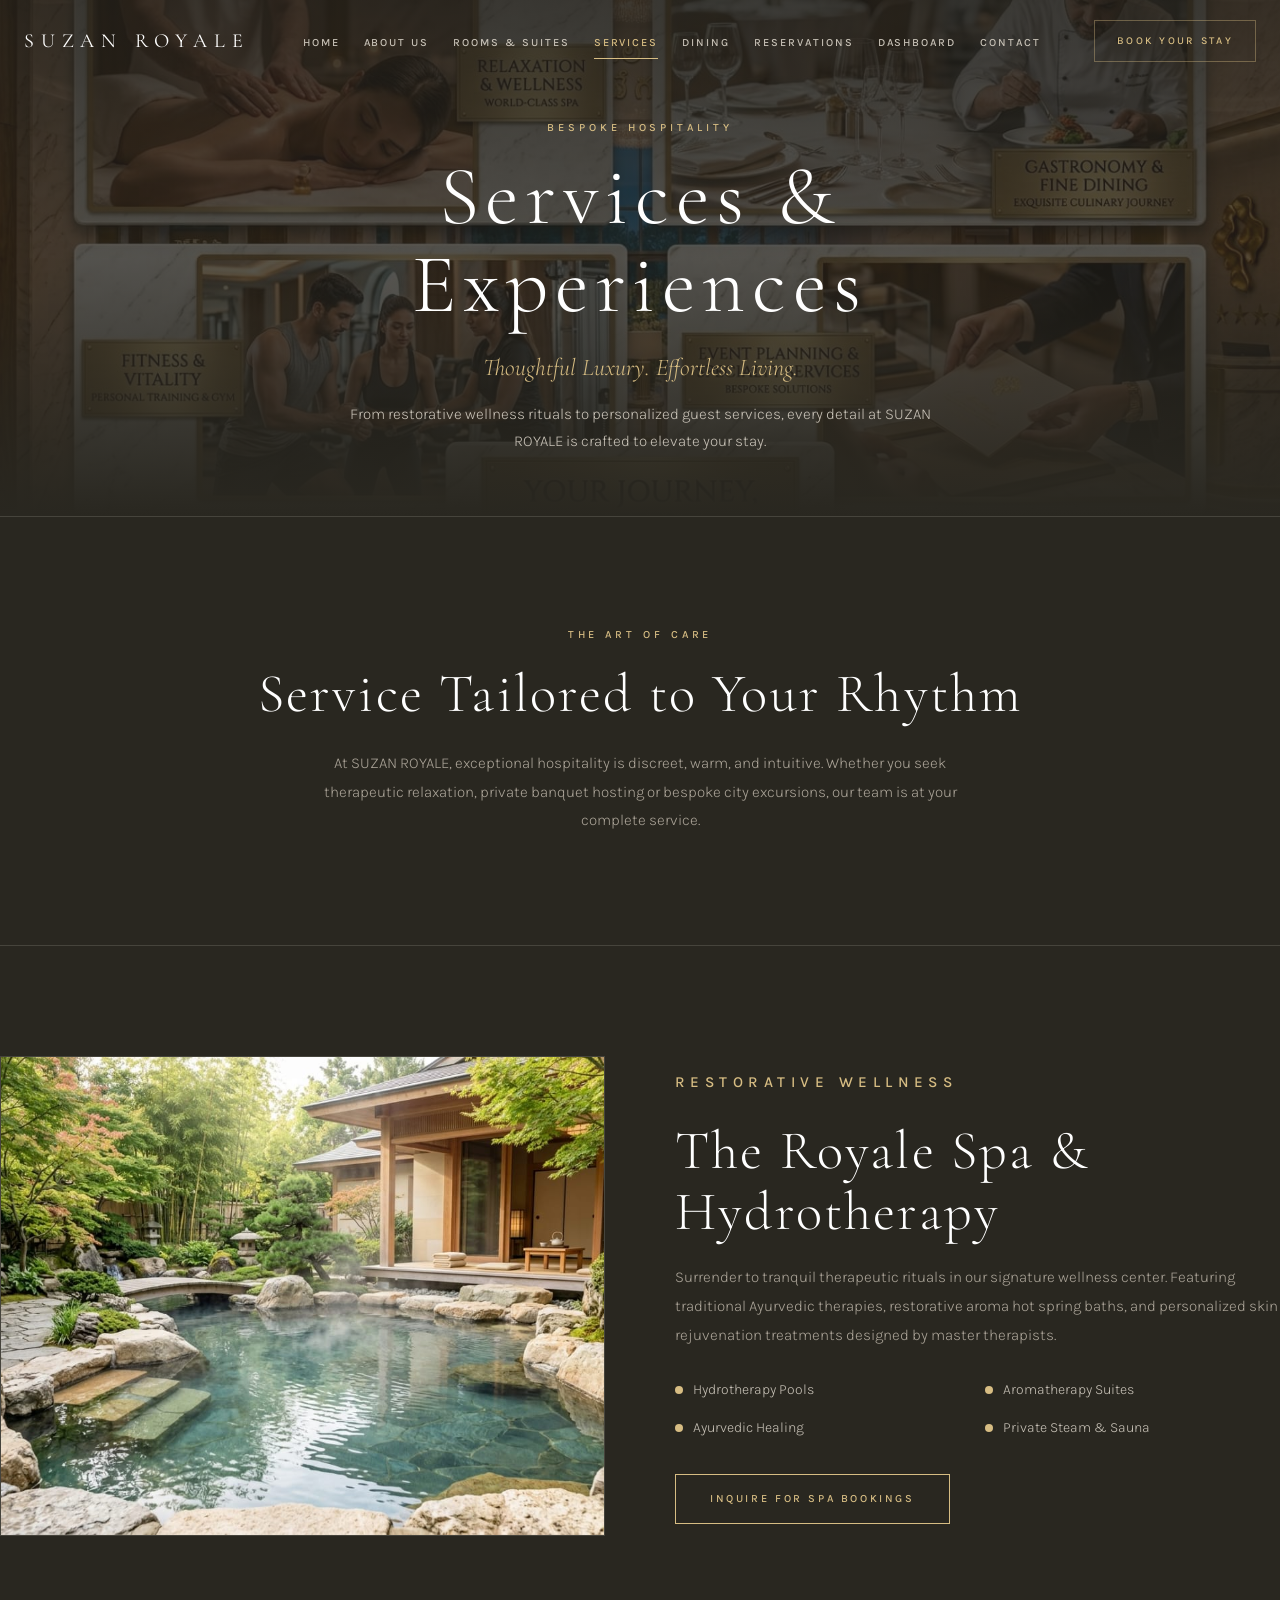
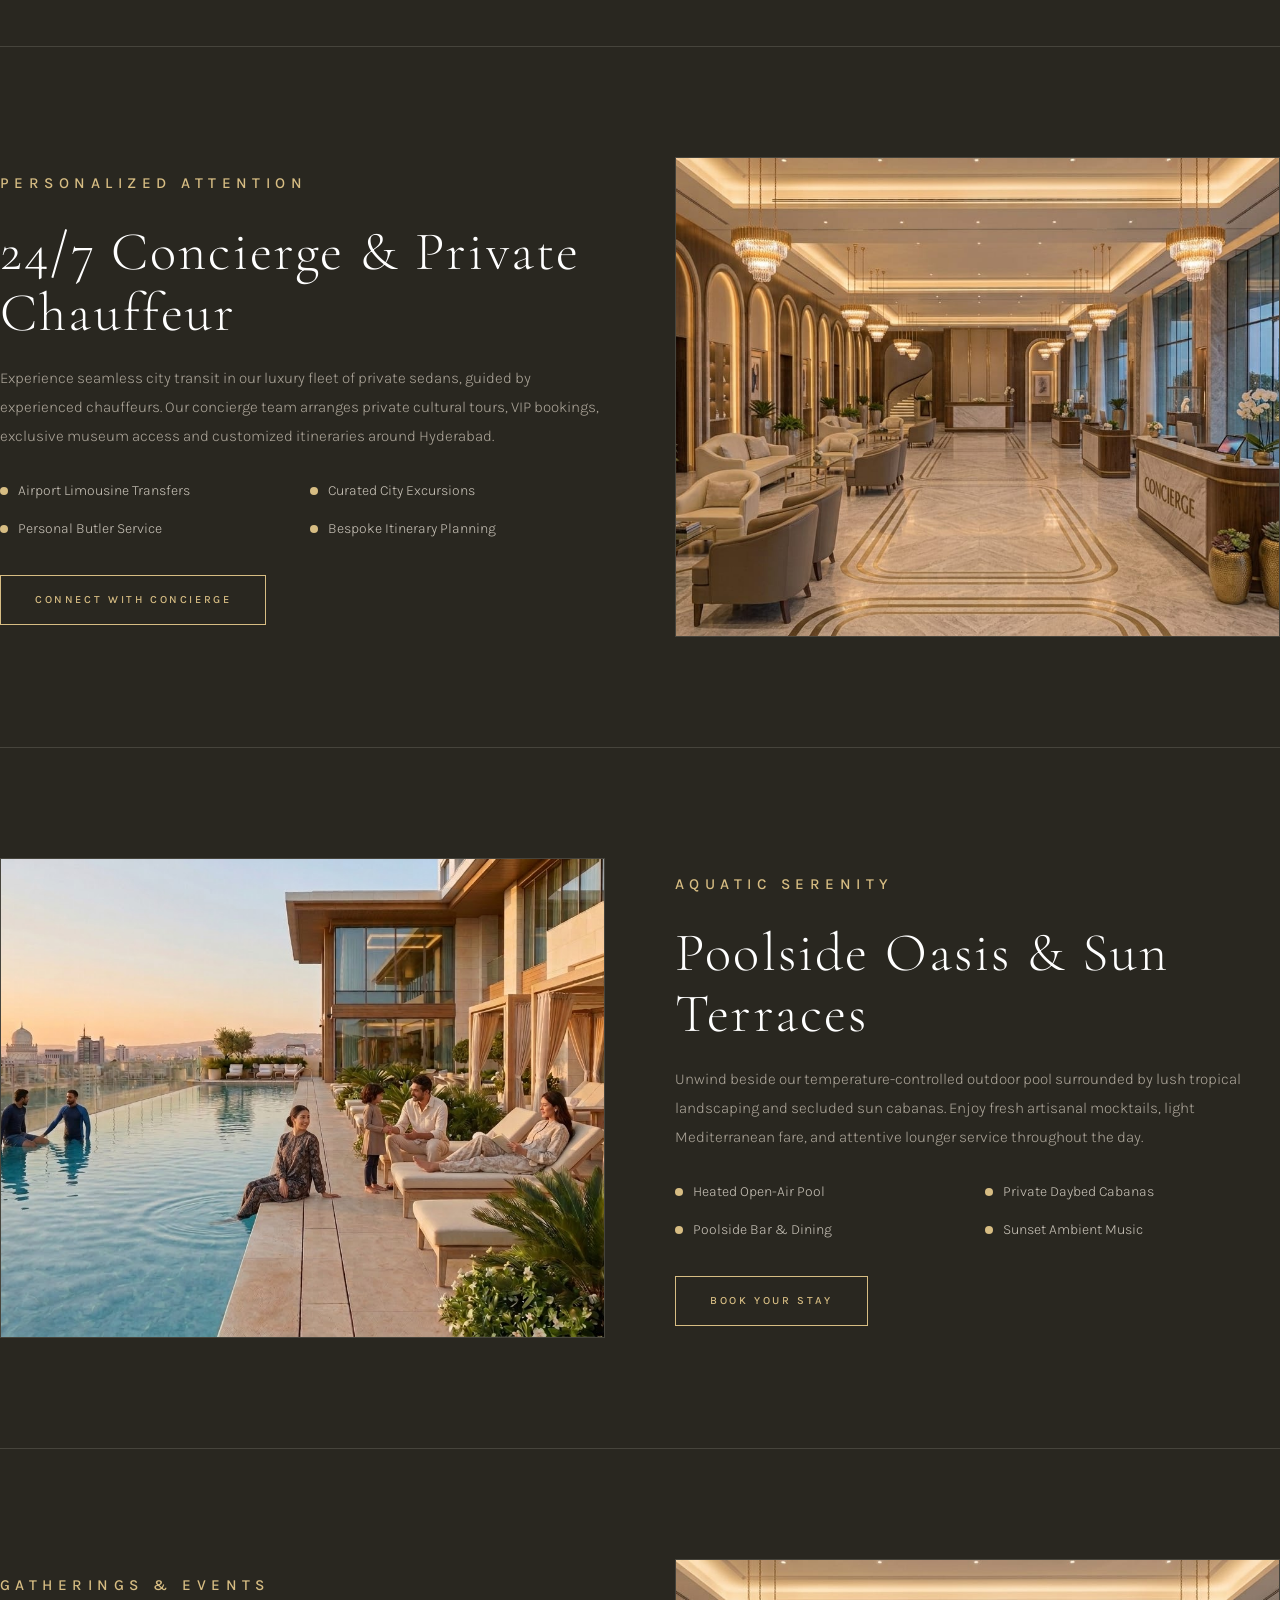
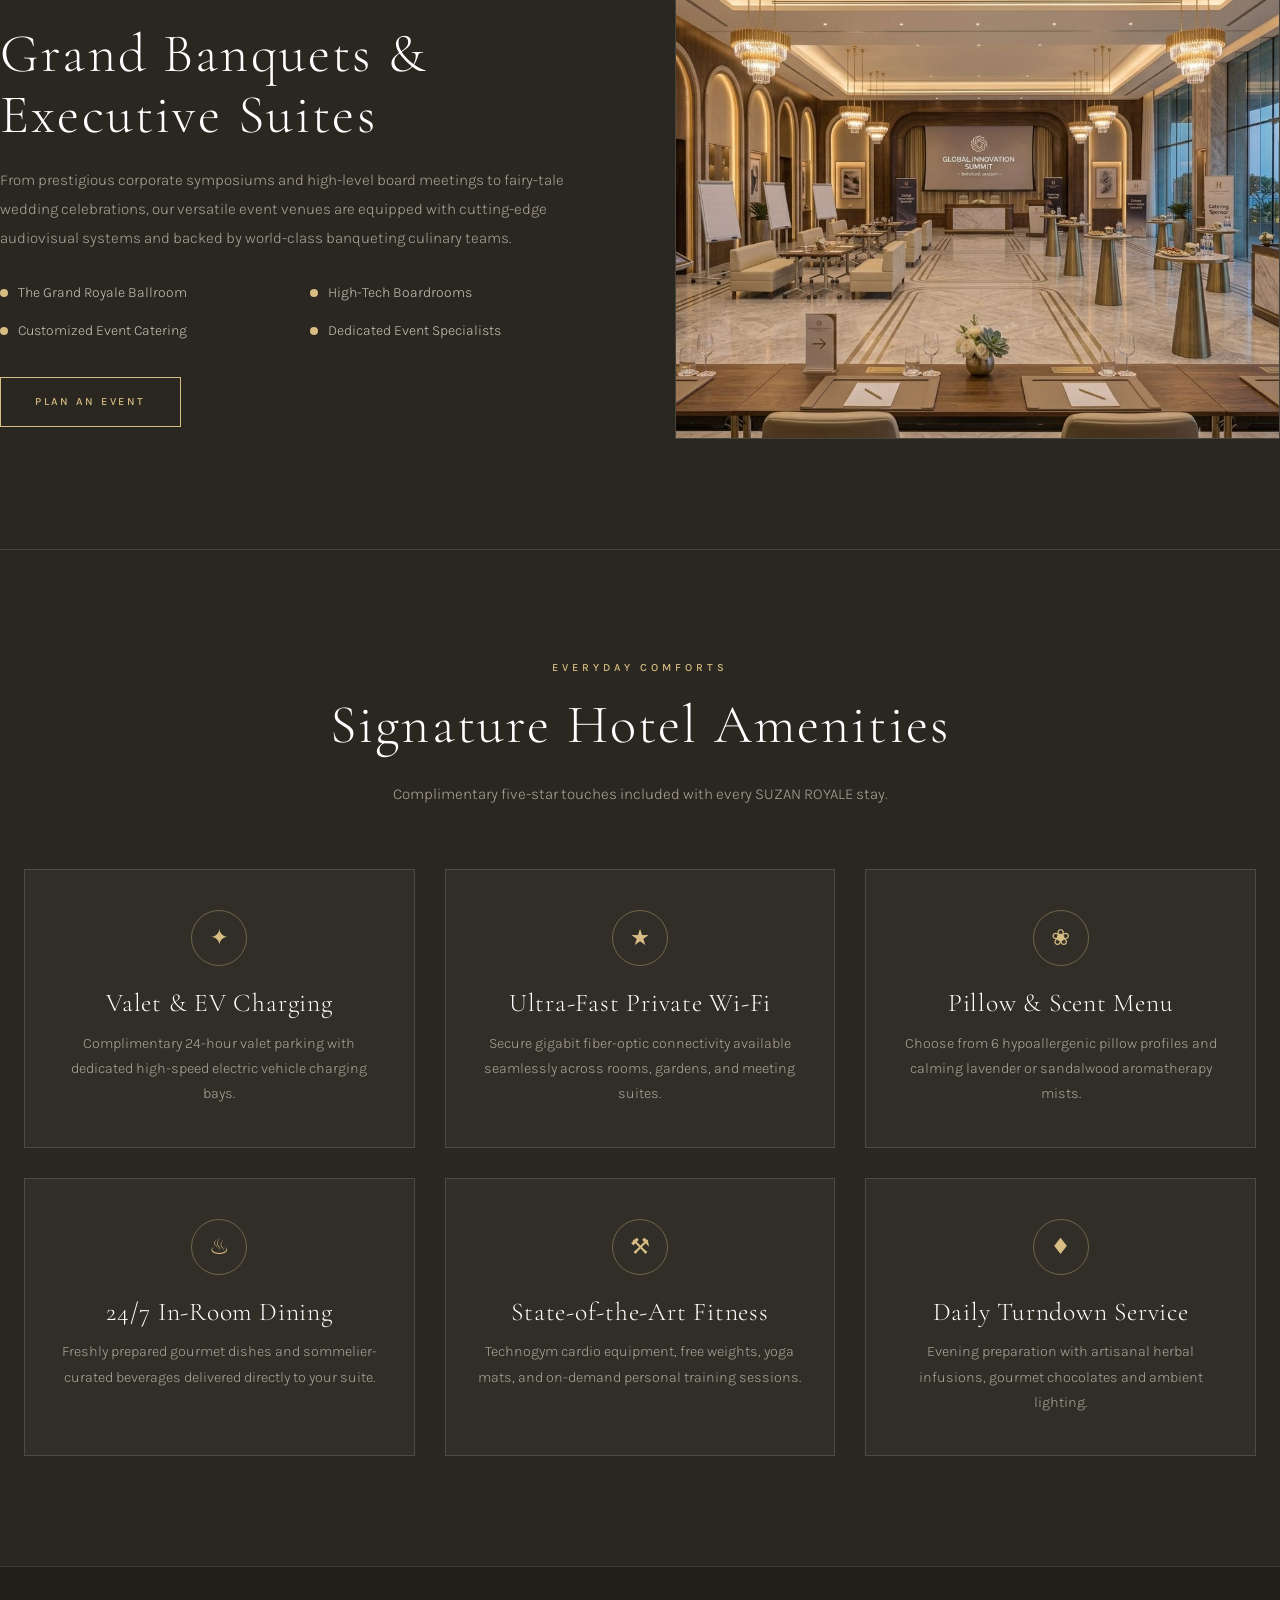
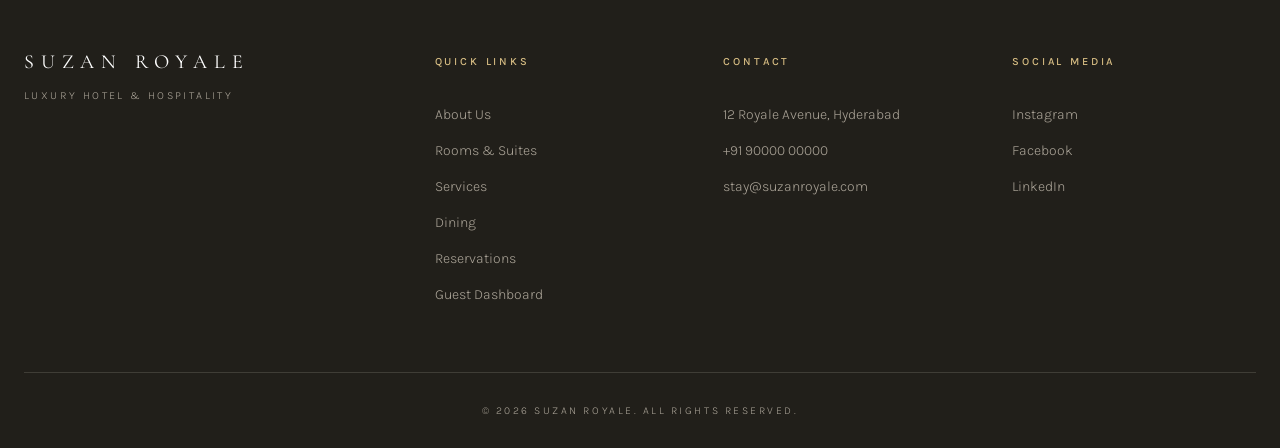
<file: services.html>
<!DOCTYPE html>
<html lang="en">

<head>
  <meta charset="UTF-8">
  <meta name="viewport" content="width=device-width, initial-scale=1.0">

  <title>Services &amp; Experiences — SUZAN ROYALE Luxury Hotel</title>

  <meta name="description"
    content="Experience bespoke wellness, 24/7 concierge, poolside relaxation, private banquets and state-of-the-art hospitality at SUZAN ROYALE.">

  <link rel="stylesheet" href="style.css">
</head>

<body>
  <!-- NAVIGATION -->
  <header class="site-header" id="siteHeader">
    <nav class="navbar">
      <a href="index.html" class="logo">
        SUZAN ROYALE
      </a>

      <ul class="desktop-nav">
        <li>
          <a href="index.html">Home</a>
        </li>
        <li>
          <a href="about.html">About Us</a>
        </li>
        <li>
          <a href="rooms.html">Rooms &amp; Suites</a>
        </li>
        <li>
          <a href="services.html" class="active">Services</a>
        </li>
        <li>
          <a href="dining.html">Dining</a>
        </li>
        <li>
          <a href="reservations.html">Reservations</a>
        </li>
        <li>
          <a href="dashboard.html">Dashboard</a>
        </li>
        <li>
          <a href="contact.html">Contact</a>
        </li>
      </ul>

      <div class="nav-actions">
        <a href="reservations.html" class="nav-book">
          Book Your Stay
        </a>

        <button type="button" class="menu-toggle" id="menuToggle" aria-label="Toggle navigation" aria-expanded="false">
          <span></span>
          <span></span>
        </button>
      </div>
    </nav>

    <div class="mobile-navigation" id="mobileNavigation">
      <a href="index.html">Home</a>
      <a href="about.html">About Us</a>
      <a href="rooms.html">Rooms &amp; Suites</a>
      <a href="services.html" class="active">Services</a>
      <a href="dining.html">Dining</a>
      <a href="reservations.html">Reservations</a>
      <a href="dashboard.html">Dashboard</a>
      <a href="contact.html">Contact</a>

      <a href="reservations.html" class="mobile-book">
        Book Your Stay
      </a>
    </div>
  </header>

  <main>
    <!-- SERVICES HERO BANNER -->
    <section class="page-header-banner">
      <img src="assets/services/services-hero.jpg" alt="SUZAN ROYALE Luxury Amenities" class="banner-bg">
      <div class="banner-overlay"></div>

      <div class="banner-content">
        <p class="eyebrow">
          Bespoke Hospitality
        </p>

        <h1>
          Services &amp; Experiences
        </h1>

        <p class="banner-tagline">
          Thoughtful Luxury. Effortless Living.
        </p>

        <p class="banner-desc">
          From restorative wellness rituals to personalized guest services,
          every detail at SUZAN ROYALE is crafted to elevate your stay.
        </p>
      </div>
    </section>

    <!-- INTRO -->
    <section class="services-intro-section">
      <div class="narrow-container">
        <p class="eyebrow">
          The Art of Care
        </p>
        <h2>
          Service Tailored to Your Rhythm
        </h2>
        <p class="section-description">
          At SUZAN ROYALE, exceptional hospitality is discreet, warm, and intuitive. Whether you seek therapeutic
          relaxation, private banquet hosting or bespoke city excursions, our team is at your complete service.
        </p>
      </div>
    </section>

    <!-- FEATURE 1: ROYALE SPA & WELLNESS -->
    <section class="service-feature-row">
      <div class="wide-container" style="display: contents;">
        <div class="service-feature-img">
          <img src="assets/services/spa-hot-spring.jpg" alt="Royale Spa &amp; Wellness Sanctuary" loading="lazy">
        </div>

        <div class="service-feature-content">
          <p class="eyebrow">
            Restorative Wellness
          </p>
          <h2>
            The Royale Spa &amp; Hydrotherapy
          </h2>
          <p>
            Surrender to tranquil therapeutic rituals in our signature wellness center. Featuring traditional Ayurvedic
            therapies, restorative aroma hot spring baths, and personalized skin rejuvenation treatments designed by
            master therapists.
          </p>

          <ul class="service-highlights">
            <li>Hydrotherapy Pools</li>
            <li>Aromatherapy Suites</li>
            <li>Ayurvedic Healing</li>
            <li>Private Steam &amp; Sauna</li>
          </ul>

          <a href="contact.html" class="button button-gold-outline">
            Inquire for Spa Bookings
          </a>
        </div>
      </div>
    </section>

    <!-- FEATURE 2: 24/7 CONCIERGE & CHAUFFEUR -->
    <section class="service-feature-row reverse">
      <div class="wide-container" style="display: contents;">
        <div class="service-feature-img">
          <img src="assets/services/concierge.jpg" alt="Bespoke Concierge and Guest Services" loading="lazy">
        </div>

        <div class="service-feature-content">
          <p class="eyebrow">
            Personalized Attention
          </p>
          <h2>
            24/7 Concierge &amp; Private Chauffeur
          </h2>
          <p>
            Experience seamless city transit in our luxury fleet of private sedans, guided by experienced chauffeurs.
            Our concierge team arranges private cultural tours, VIP bookings, exclusive museum access and customized
            itineraries around Hyderabad.
          </p>

          <ul class="service-highlights">
            <li>Airport Limousine Transfers</li>
            <li>Curated City Excursions</li>
            <li>Personal Butler Service</li>
            <li>Bespoke Itinerary Planning</li>
          </ul>

          <a href="contact.html" class="button button-gold-outline">
            Connect With Concierge
          </a>
        </div>
      </div>
    </section>

    <!-- FEATURE 3: POOLSIDE OASIS -->
    <section class="service-feature-row">
      <div class="wide-container" style="display: contents;">
        <div class="service-feature-img">
          <img src="assets/services/poolside.jpg" alt="Heated Infinity Pool and Private Cabanas" loading="lazy">
        </div>

        <div class="service-feature-content">
          <p class="eyebrow">
            Aquatic Serenity
          </p>
          <h2>
            Poolside Oasis &amp; Sun Terraces
          </h2>
          <p>
            Unwind beside our temperature-controlled outdoor pool surrounded by lush tropical landscaping and secluded
            sun cabanas. Enjoy fresh artisanal mocktails, light Mediterranean fare, and attentive lounger service
            throughout the day.
          </p>

          <ul class="service-highlights">
            <li>Heated Open-Air Pool</li>
            <li>Private Daybed Cabanas</li>
            <li>Poolside Bar &amp; Dining</li>
            <li>Sunset Ambient Music</li>
          </ul>

          <a href="reservations.html" class="button button-gold-outline">
            Book Your Stay
          </a>
        </div>
      </div>
    </section>

    <!-- FEATURE 4: BANQUETS & EXECUTIVE MEETINGS -->
    <section class="service-feature-row reverse">
      <div class="wide-container" style="display: contents;">
        <div class="service-feature-img">
          <img src="assets/services/events.jpg" alt="Grand Banquets and Executive Boardrooms" loading="lazy">
        </div>

        <div class="service-feature-content">
          <p class="eyebrow">
            Gatherings &amp; Events
          </p>
          <h2>
            Grand Banquets &amp; Executive Suites
          </h2>
          <p>
            From prestigious corporate symposiums and high-level board meetings to fairy-tale wedding celebrations, our
            versatile event venues are equipped with cutting-edge audiovisual systems and backed by world-class
            banqueting culinary teams.
          </p>

          <ul class="service-highlights">
            <li>The Grand Royale Ballroom</li>
            <li>High-Tech Boardrooms</li>
            <li>Customized Event Catering</li>
            <li>Dedicated Event Specialists</li>
          </ul>

          <a href="contact.html" class="button button-gold-outline">
            Plan an Event
          </a>
        </div>
      </div>
    </section>

    <!-- SIGNATURE AMENITIES GRID -->
    <section class="services-amenities-section">
      <div class="wide-container">
        <div class="section-heading center">
          <p class="eyebrow">
            Everyday Comforts
          </p>
          <h2>
            Signature Hotel Amenities
          </h2>
          <p class="section-description">
            Complimentary five-star touches included with every SUZAN ROYALE stay.
          </p>
        </div>

        <div class="amenities-grid-luxury">
          <div class="amenity-card-luxury">
            <div class="icon-badge">&#10022;</div>
            <h3>Valet &amp; EV Charging</h3>
            <p>Complimentary 24-hour valet parking with dedicated high-speed electric vehicle charging bays.</p>
          </div>

          <div class="amenity-card-luxury">
            <div class="icon-badge">&#9733;</div>
            <h3>Ultra-Fast Private Wi-Fi</h3>
            <p>Secure gigabit fiber-optic connectivity available seamlessly across rooms, gardens, and meeting suites.
            </p>
          </div>

          <div class="amenity-card-luxury">
            <div class="icon-badge">&#10048;</div>
            <h3>Pillow &amp; Scent Menu</h3>
            <p>Choose from 6 hypoallergenic pillow profiles and calming lavender or sandalwood aromatherapy mists.</p>
          </div>

          <div class="amenity-card-luxury">
            <div class="icon-badge">&#9832;</div>
            <h3>24/7 In-Room Dining</h3>
            <p>Freshly prepared gourmet dishes and sommelier-curated beverages delivered directly to your suite.</p>
          </div>

          <div class="amenity-card-luxury">
            <div class="icon-badge">&#9874;</div>
            <h3>State-of-the-Art Fitness</h3>
            <p>Technogym cardio equipment, free weights, yoga mats, and on-demand personal training sessions.</p>
          </div>

          <div class="amenity-card-luxury">
            <div class="icon-badge">&#9830;</div>
            <h3>Daily Turndown Service</h3>
            <p>Evening preparation with artisanal herbal infusions, gourmet chocolates and ambient lighting.</p>
          </div>
        </div>
      </div>
    </section>
  </main>

  <!-- FOOTER -->
  <footer class="site-footer" id="contact">
    <div class="footer-grid">
      <div class="footer-brand">
        <p class="logo">
          SUZAN ROYALE
        </p>

        <p>
          Luxury Hotel &amp; Hospitality
        </p>
      </div>

      <div class="footer-column">
        <p class="footer-heading">
          Quick Links
        </p>

        <a href="about.html">About Us</a>
        <a href="rooms.html">Rooms &amp; Suites</a>
        <a href="services.html">Services</a>
        <a href="dining.html">Dining</a>
        <a href="reservations.html">Reservations</a>
        <a href="dashboard.html">Guest Dashboard</a>
      </div>

      <div class="footer-column">
        <p class="footer-heading">
          Contact
        </p>

        <p>
          12 Royale Avenue, Hyderabad
        </p>

        <a href="tel:+919000000000">
          +91 90000 00000
        </a>

        <a href="mailto:stay@suzanroyale.com">
          stay@suzanroyale.com
        </a>
      </div>

      <div class="footer-column">
        <p class="footer-heading">
          Social Media
        </p>

        <a href="https://instagram.com" target="_blank" rel="noopener noreferrer">
          Instagram
        </a>
        <a href="https://facebook.com" target="_blank" rel="noopener noreferrer">
          Facebook
        </a>
        <a href="https://linkedin.com" target="_blank" rel="noopener noreferrer">
          LinkedIn
        </a>
      </div>
    </div>

    <div class="footer-bottom">
      <p>
        © 2026 SUZAN ROYALE. All Rights Reserved.
      </p>
    </div>
  </footer>

  <script src="script.js"></script>
</body>

</html>
</file>
<file: style.css>
/* =========================================================
   SUZAN ROYALE — FIVE-STAR LUXURY HOTEL & HOSPITALITY
   Master Design System & Comprehensive Stylesheet
   ========================================================= */

@import url("https://fonts.googleapis.com/css2?family=Cormorant+Garamond:ital,wght@0,300;0,400;0,500;0,600;1,400&family=Karla:ital,wght@0,300;0,400;0,500;0,600;0,700;1,400&display=swap");

/* =========================================================
   1. DESIGN TOKENS & ROOT VARIABLES
   ========================================================= */
:root {
  --background: #292720;
  --background-soft: #343129;
  --background-dark: #1f1d17;
  --card: #302e27;
  --card-hover: #39362e;
  --card-light: #3c3930;

  --foreground: #f3eee4;
  --foreground-bright: #ffffff;
  --muted: #aaa397;
  --muted-light: #c8c2b7;

  --primary: #d7bd83;
  --primary-deep: #b99d62;
  --primary-light: #e8d5a8;
  --primary-glow: rgba(215, 189, 131, 0.2);

  --border: rgba(243, 238, 228, 0.14);
  --border-light: rgba(243, 238, 228, 0.24);
  --border-gold: rgba(215, 189, 131, 0.38);

  --dark: #211f1a;
  --darker: #161511;

  --font-serif: "Cormorant Garamond", Georgia, serif;
  --font-sans: "Karla", system-ui, -apple-system, BlinkMacSystemFont, "Segoe UI", Roboto, sans-serif;

  --transition: all 0.3s cubic-bezier(0.25, 0.8, 0.25, 1);
  --transition-slow: all 0.6s cubic-bezier(0.16, 1, 0.3, 1);
  --shadow-sm: 0 4px 20px rgba(0, 0, 0, 0.25);
  --shadow-lg: 0 20px 60px rgba(0, 0, 0, 0.45);
}

/* =========================================================
   2. GLOBAL RESETS & BASE STYLES
   ========================================================= */
*,
*::before,
*::after {
  box-sizing: border-box;
  margin: 0;
  padding: 0;
}

html {
  scroll-behavior: smooth;
  scroll-padding-top: 90px;
  background-color: var(--background);
}

body {
  margin: 0;
  background: var(--background);
  color: var(--foreground);
  font-family: var(--font-sans);
  font-weight: 300;
  line-height: 1.7;
  -webkit-font-smoothing: antialiased;
  -moz-osx-font-smoothing: grayscale;
  overflow-x: hidden;
}

body.modal-open,
body.dining-lightbox-open {
  overflow: hidden;
}

img {
  display: block;
  max-width: 100%;
  height: auto;
}

a {
  color: inherit;
  text-decoration: none;
  transition: var(--transition);
}

button,
input,
select,
textarea {
  font: inherit;
  color: inherit;
}

button {
  cursor: pointer;
  background: none;
  border: none;
}

::selection {
  background: var(--primary);
  color: var(--dark);
}

:focus-visible {
  outline: 1px solid var(--primary);
  outline-offset: 3px;
}

/* Custom Scrollbar */
::-webkit-scrollbar {
  width: 8px;
  height: 8px;
}

::-webkit-scrollbar-track {
  background: var(--background-dark);
}

::-webkit-scrollbar-thumb {
  background: rgba(215, 189, 131, 0.35);
  border-radius: 4px;
}

::-webkit-scrollbar-thumb:hover {
  background: var(--primary);
}

/* =========================================================
   3. TYPOGRAPHY
   ========================================================= */
.eyebrow {
  margin: 0;
  color: var(--primary);
  font-size: 0.68rem;
  line-height: 1.4;
  letter-spacing: 0.36em;
  text-transform: uppercase;
  font-weight: 500;
}

h1,
h2,
h3,
h4 {
  font-family: var(--font-serif);
  font-weight: 300;
  color: var(--foreground-bright);
}

h1 {
  font-size: clamp(2.8rem, 6.5vw, 5.2rem);
  line-height: 1.06;
  letter-spacing: 0.08em;
}

h2 {
  font-size: clamp(2.2rem, 4.5vw, 3.4rem);
  line-height: 1.12;
  letter-spacing: 0.04em;
}

h3 {
  font-size: clamp(1.6rem, 2.5vw, 2.2rem);
  line-height: 1.2;
  letter-spacing: 0.03em;
}

h4 {
  font-size: 1.35rem;
  line-height: 1.3;
}

p {
  color: var(--muted);
  font-size: 0.95rem;
  line-height: 1.8;
}

/* =========================================================
   4. BUTTONS & INTERACTIVE ELEMENTS
   ========================================================= */
.button {
  display: inline-flex;
  align-items: center;
  justify-content: center;
  text-align: center;
  padding: 15px 34px;
  font-size: 0.68rem;
  text-transform: uppercase;
  letter-spacing: 0.24em;
  font-weight: 500;
  transition: var(--transition);
  cursor: pointer;
  border-radius: 0;
  white-space: nowrap;
}

.button-primary {
  border: 1px solid var(--primary);
  background: var(--primary);
  color: #1f1d17 !important;
  font-weight: 600;
}

.button-primary:hover {
  background: var(--primary-light);
  border-color: var(--primary-light);
  color: #171511 !important;
  box-shadow: 0 8px 25px rgba(215, 189, 131, 0.3);
  transform: translateY(-2px);
}

.button-outline {
  border: 1px solid rgba(243, 238, 228, 0.35);
  background: transparent;
  color: var(--foreground) !important;
}

.button-outline:hover {
  border-color: var(--primary);
  color: var(--primary) !important;
  background: rgba(215, 189, 131, 0.08);
  transform: translateY(-2px);
}

.button-gold-outline {
  border: 1px solid var(--primary);
  background: transparent;
  color: var(--primary) !important;
}

.button-gold-outline:hover {
  background: var(--primary);
  color: #1f1d17 !important;
  transform: translateY(-2px);
}

/* Specific Home & Room "VIEW" Buttons */
.view-room {
  display: inline-flex;
  align-items: center;
  justify-content: center;
  margin-top: 24px;
  padding: 12px 28px;
  border: 1px solid var(--primary);
  background: var(--primary);
  color: #1f1d17 !important;
  font-size: 0.68rem;
  font-weight: 600;
  text-transform: uppercase;
  letter-spacing: 0.22em;
  cursor: pointer;
  transition: var(--transition);
  text-decoration: none;
}

.view-room:hover {
  background: transparent;
  color: var(--primary) !important;
  border-color: var(--primary);
  transform: translateY(-2px);
  box-shadow: 0 4px 15px rgba(215, 189, 131, 0.2);
}

/* =========================================================
   5. HEADER & NAVIGATION
   ========================================================= */
.site-header {
  position: fixed;
  inset: 0 0 auto 0;
  z-index: 1000;
  background: transparent;
  border-bottom: 1px solid transparent;
  transition:
    background-color 0.4s ease,
    border-color 0.4s ease,
    backdrop-filter 0.4s ease;
}

.site-header.scrolled {
  background: rgba(33, 31, 26, 0.94);
  border-bottom-color: var(--border);
  backdrop-filter: blur(14px);
  -webkit-backdrop-filter: blur(14px);
  box-shadow: 0 10px 30px rgba(0, 0, 0, 0.35);
}

.navbar {
  width: min(1400px, calc(100% - 48px));
  min-height: 82px;
  margin: auto;
  padding: 16px 0;
  display: flex;
  align-items: center;
  justify-content: space-between;
  gap: 28px;
}

.logo {
  flex-shrink: 0;
  font-family: var(--font-serif);
  font-size: 1.25rem;
  line-height: 1;
  letter-spacing: 0.34em;
  color: var(--foreground-bright);
  white-space: nowrap;
  font-weight: 400;
}

.logo:hover {
  color: var(--primary);
}

.desktop-nav {
  display: none;
  align-items: center;
  gap: 24px;
  list-style: none;
  padding: 0;
  margin: 0;
}

.desktop-nav a {
  position: relative;
  color: var(--muted-light);
  font-size: 0.68rem;
  text-transform: uppercase;
  letter-spacing: 0.18em;
  font-weight: 500;
  transition: color 0.25s ease;
  padding: 6px 0;
}

.desktop-nav a::after {
  content: "";
  position: absolute;
  left: 0;
  right: 0;
  bottom: -4px;
  height: 1px;
  width: 0;
  margin: auto;
  background: var(--primary);
  transition: width 0.25s ease;
}

.desktop-nav a:hover,
.desktop-nav a.active {
  color: var(--primary);
}

.desktop-nav a:hover::after,
.desktop-nav a.active::after {
  width: 100%;
}

.nav-actions {
  display: flex;
  align-items: center;
  gap: 16px;
}

.nav-book {
  display: none;
  border: 1px solid var(--border-gold);
  padding: 11px 22px;
  color: var(--primary);
  font-size: 0.65rem;
  font-weight: 500;
  text-transform: uppercase;
  letter-spacing: 0.22em;
  transition: var(--transition);
}

.nav-book:hover {
  background: var(--primary);
  color: var(--dark);
  border-color: var(--primary);
}

/* Mobile Toggle Hamburger */
.menu-toggle {
  display: flex;
  width: 42px;
  height: 42px;
  padding: 0;
  border: 1px solid var(--border);
  background: rgba(41, 39, 32, 0.4);
  flex-direction: column;
  justify-content: center;
  align-items: center;
  gap: 6px;
  cursor: pointer;
  transition: var(--transition);
}

.menu-toggle:hover {
  border-color: var(--primary);
}

.menu-toggle span {
  width: 22px;
  height: 1px;
  background: var(--foreground);
  transition: transform 0.3s ease, opacity 0.3s ease;
}

.menu-toggle[aria-expanded="true"] span:first-child {
  transform: translateY(3.5px) rotate(45deg);
}

.menu-toggle[aria-expanded="true"] span:last-child {
  transform: translateY(-3.5px) rotate(-45deg);
}

/* Mobile Navigation Drawer */
.mobile-navigation {
  display: none;
  border-top: 1px solid var(--border);
  background: rgba(33, 31, 26, 0.98);
  backdrop-filter: blur(16px);
  -webkit-backdrop-filter: blur(16px);
  padding: 24px 28px 32px;
  box-shadow: 0 15px 40px rgba(0, 0, 0, 0.5);
}

.mobile-navigation.open {
  display: block;
  animation: fadeIn 0.3s ease both;
}

.mobile-navigation>a:not(.mobile-book) {
  display: block;
  padding: 13px 0;
  color: var(--muted-light);
  font-size: 0.76rem;
  text-transform: uppercase;
  letter-spacing: 0.2em;
  border-bottom: 1px solid rgba(243, 238, 228, 0.06);
}

.mobile-navigation>a:not(.mobile-book):hover,
.mobile-navigation>a.active {
  color: var(--primary);
  padding-left: 6px;
}

.mobile-book {
  display: block;
  margin-top: 20px;
  border: 1px solid var(--primary);
  background: var(--primary);
  padding: 13px 20px;
  color: var(--dark);
  text-align: center;
  font-size: 0.68rem;
  font-weight: 600;
  text-transform: uppercase;
  letter-spacing: 0.22em;
}

/* =========================================================
   6. LAYOUT CONTAINERS & COMMON SECTIONS
   ========================================================= */
.wide-container {
  width: min(1400px, calc(100% - 48px));
  margin: auto;
}

.narrow-container {
  width: min(860px, calc(100% - 48px));
  margin: auto;
  text-align: center;
}

.section-heading {
  max-width: 650px;
}

.section-heading.center {
  margin: 0 auto 50px;
  text-align: center;
}

.section-heading h2 {
  margin-top: 20px;
}

.section-description {
  max-width: 690px;
  margin: 24px auto 0;
  color: var(--muted);
  font-size: 0.95rem;
  line-height: 1.9;
}

.page-header-banner {
  position: relative;
  min-height: 52vh;
  display: flex;
  align-items: center;
  justify-content: center;
  text-align: center;
  overflow: hidden;
  background-color: var(--dark);
  padding: 120px 24px 60px;
}

.page-header-banner .banner-bg {
  position: absolute;
  inset: 0;
  width: 100%;
  height: 100%;
  object-fit: cover;
  opacity: 0.42;
  transform: scale(1.02);
  transition: transform 10s ease;
}

.page-header-banner:hover .banner-bg {
  transform: scale(1.06);
}

.page-header-banner .banner-overlay {
  position: absolute;
  inset: 0;
  background: linear-gradient(to bottom,
      rgba(33, 31, 26, 0.7) 0%,
      rgba(33, 31, 26, 0.4) 50%,
      var(--background) 100%);
}

.page-header-banner .banner-content {
  position: relative;
  z-index: 2;
  max-width: 800px;
  margin: auto;
}

.page-header-banner h1 {
  margin: 18px 0 16px;
  color: var(--foreground-bright);
}

.page-header-banner .banner-tagline {
  color: var(--primary);
  font-family: var(--font-serif);
  font-size: clamp(1.2rem, 2.2vw, 1.5rem);
  font-style: italic;
  margin-bottom: 12px;
}

.page-header-banner p.banner-desc {
  max-width: 620px;
  margin: 0 auto;
  color: var(--muted-light);
  font-size: 0.95rem;
}

/* =========================================================
   7. HOME PAGE SECTIONS
   ========================================================= */

/* Hero Section */
.hero {
  position: relative;
  min-height: 100vh;
  display: flex;
  align-items: center;
  justify-content: center;
  overflow: hidden;
  background-color: var(--dark);
}

.hero-image {
  position: absolute;
  inset: 0;
  width: 100%;
  height: 100%;
  object-fit: cover;
  object-position: center;
}

.hero-overlay {
  position: absolute;
  inset: 0;
  background: rgba(33, 31, 26, 0.62);
}

.hero-gradient {
  position: absolute;
  inset: 0;
  background: linear-gradient(to top,
      var(--background) 0%,
      rgba(41, 39, 32, 0.25) 45%,
      rgba(33, 31, 26, 0.75) 100%);
}

.hero-content {
  position: relative;
  z-index: 2;
  width: min(840px, calc(100% - 48px));
  margin: auto;
  padding: 140px 0 80px;
  text-align: center;
  animation: fadeIn 1.2s ease both;
}

.hero-content h1 {
  margin: 24px 0 0;
  color: var(--foreground-bright);
  font-size: clamp(3rem, 7.5vw, 5.8rem);
  line-height: 1.05;
  letter-spacing: 0.12em;
  text-shadow: 0 10px 40px rgba(0, 0, 0, 0.5);
}

.hero-tagline {
  margin: 20px 0 0;
  color: rgba(243, 238, 228, 0.9);
  font-family: var(--font-serif);
  font-size: clamp(1.35rem, 2.8vw, 1.8rem);
  font-style: italic;
}

.hero-description {
  max-width: 620px;
  margin: 22px auto 0;
  color: var(--muted-light);
  font-size: 0.95rem;
  line-height: 1.8;
}

.hero-buttons {
  display: flex;
  flex-direction: column;
  align-items: center;
  justify-content: center;
  gap: 16px;
  margin-top: 42px;
}

/* Experience Section */
.experience-section,
.rooms-section,
.why-section,
.founder-section,
.reservation-section {
  border-top: 1px solid var(--border);
  padding: 110px 0;
}

.narrow-container h2 {
  margin-top: 22px;
}

.stats {
  width: min(1000px, calc(100% - 48px));
  margin: 70px auto 0;
  display: grid;
  grid-template-columns: 1fr;
  border: 1px solid var(--border);
  background: var(--border);
  gap: 1px;
}

.stat {
  background: var(--card);
  padding: 50px 30px;
  text-align: center;
  transition: var(--transition);
}

.stat:hover {
  background: var(--card-hover);
}

.stat-number {
  margin: 0;
  color: var(--primary);
  font-family: var(--font-serif);
  font-size: 3.2rem;
  line-height: 1;
}

.stat-label {
  margin: 14px 0 0;
  color: var(--muted-light);
  font-size: 0.68rem;
  text-transform: uppercase;
  letter-spacing: 0.28em;
}

/* Rooms Section */
.rooms-grid {
  display: grid;
  grid-template-columns: 1fr;
  gap: 40px;
  margin-top: 55px;
}

.room-card {
  min-width: 0;
  background: var(--card);
  border: 1px solid var(--border);
  transition: var(--transition);
  display: flex;
  flex-direction: column;
  position: relative;
}

.room-card:hover {
  border-color: var(--border-gold);
  box-shadow: var(--shadow-lg);
  transform: translateY(-5px);
}

.room-image-button {
  display: block;
  width: 100%;
  height: 380px;
  padding: 0;
  border: 0;
  background: #191814;
  overflow: hidden;
  cursor: pointer;
  position: relative;
}

.room-image-button img {
  width: 100%;
  height: 100%;
  object-fit: cover;
  transition: transform 0.8s ease;
  filter: none;
}

.room-image-button:hover img {
  transform: scale(1.06);
}

.room-card-body {
  padding: 30px 28px 34px;
  display: flex;
  flex-direction: column;
  flex-grow: 1;
}

.room-card h3 {
  margin-top: 0;
  color: var(--foreground-bright);
  font-size: 2rem;
}

.room-card>p:not(.room-price),
.room-card-body>p:not(.room-price) {
  margin: 12px 0 0;
  color: var(--muted);
  font-size: 0.9rem;
  line-height: 1.8;
  flex-grow: 1;
}

.room-price {
  margin: 18px 0 0;
  color: var(--primary);
  font-size: 0.74rem;
  font-weight: 500;
  text-transform: uppercase;
  letter-spacing: 0.22em;
}

/* Why Us Section */
.features-grid {
  display: grid;
  grid-template-columns: 1fr;
  gap: 36px;
  margin-top: 60px;
}

.feature {
  border-top: 1px solid var(--border);
  padding-top: 32px;
  background: transparent;
  transition: var(--transition);
}

.feature:hover {
  border-top-color: var(--primary);
}

.feature-number {
  color: var(--primary);
  font-family: var(--font-serif);
  font-size: 1.2rem;
}

.feature h3 {
  margin-top: 18px;
  font-size: 1.75rem;
  color: var(--foreground-bright);
}

.feature p {
  margin: 14px 0 0;
  color: var(--muted);
  font-size: 0.9rem;
  line-height: 1.8;
}

/* Founder Section */
.founder-container {
  width: min(1150px, calc(100% - 48px));
  margin: auto;
  display: grid;
  grid-template-columns: 1fr;
  align-items: center;
  gap: 65px;
}

.founder-image-wrap {
  position: relative;
  width: min(100%, 390px);
  margin: auto;
}

.founder-frame {
  position: absolute;
  inset: -12px;
  border: 1px solid var(--border-gold);
  pointer-events: none;
}

.founder-image {
  position: relative;
  width: 100%;
  aspect-ratio: 4 / 5;
  object-fit: cover;
  object-position: top center;
  box-shadow: var(--shadow-sm);
}

.founder-content h2 {
  margin-top: 20px;
}

.founder-content>p:not(.eyebrow) {
  margin: 24px 0 0;
  color: var(--muted);
  font-size: 0.95rem;
  line-height: 1.95;
}

.founder-signature {
  margin-top: 36px;
  border-top: 1px solid var(--border);
  padding-top: 26px;
}

.founder-name {
  margin: 0;
  font-family: var(--font-serif);
  font-size: 1.85rem;
  letter-spacing: 0.03em;
  color: var(--foreground-bright);
}

.founder-role {
  margin: 8px 0 0;
  color: var(--primary);
  font-size: 0.68rem;
  text-transform: uppercase;
  letter-spacing: 0.26em;
  font-weight: 500;
}

/* Inline Reservation Form */
.reservation-section {
  background: var(--card);
}

.reservation-container {
  width: min(880px, calc(100% - 48px));
  margin: auto;
}

.reservation-heading {
  text-align: center;
}

.reservation-heading h2 {
  margin-top: 20px;
}

.reservation-heading>p:last-child {
  max-width: 620px;
  margin: 20px auto 0;
  color: var(--muted);
  font-size: 0.95rem;
}

.reservation-card {
  margin-top: 50px;
  border: 1px solid var(--border);
  background: var(--background);
  padding: 48px;
  box-shadow: var(--shadow-sm);
}

.form-grid {
  display: grid;
  grid-template-columns: 1fr;
  gap: 28px;
}

.form-field {
  min-width: 0;
}

.form-field.full {
  grid-column: 1 / -1;
}

.form-field label {
  display: block;
  color: var(--muted-light);
  font-size: 0.65rem;
  text-transform: uppercase;
  letter-spacing: 0.26em;
  font-weight: 500;
}

.form-field input,
.form-field select,
.form-field textarea {
  width: 100%;
  margin-top: 10px;
  border: 1px solid var(--border);
  outline: none;
  background: var(--card);
  color: var(--foreground-bright);
  padding: 14px 18px;
  font-size: 0.9rem;
  transition: border-color 0.25s ease, background 0.25s ease;
}

.form-field input:focus,
.form-field select:focus,
.form-field textarea:focus {
  border-color: var(--primary);
  background: var(--background-soft);
}

.form-field input::placeholder,
.form-field textarea::placeholder {
  color: #7d776f;
}

.form-field select option {
  background: var(--dark);
  color: var(--foreground);
}

.reservation-submit {
  width: 100%;
  margin-top: 10px;
  border: 1px solid var(--primary);
  background: var(--primary);
  color: #1f1d17 !important;
  padding: 16px 30px;
  cursor: pointer;
  font-size: 0.68rem;
  font-weight: 600;
  text-transform: uppercase;
  letter-spacing: 0.25em;
  transition: var(--transition);
}

.reservation-submit:hover {
  background: var(--primary-light);
  color: #151411 !important;
  box-shadow: 0 4px 20px rgba(215, 189, 131, 0.35);
  transform: translateY(-1px);
}

.reservation-confirmation {
  border: 1px solid var(--border-gold);
  padding: 45px;
  animation: rise 0.7s ease both;
  background: var(--card);
  text-align: center;
}

.reservation-confirmation h3 {
  margin-top: 16px;
  font-size: 2.3rem;
  color: var(--foreground-bright);
}

.reservation-confirmation>p:not(.eyebrow) {
  max-width: 520px;
  margin: 14px auto 0;
  color: var(--muted);
  line-height: 1.8;
}

.confirmation-details {
  margin: 32px 0;
  border-top: 1px solid var(--border);
  border-bottom: 1px solid var(--border);
  text-align: left;
}

.confirmation-row {
  display: flex;
  align-items: center;
  justify-content: space-between;
  gap: 20px;
  padding: 14px 0;
  border-bottom: 1px solid rgba(243, 238, 228, 0.08);
}

.confirmation-row:last-child {
  border-bottom: 0;
}

.confirmation-row span:first-child {
  color: var(--muted);
  font-size: 0.65rem;
  text-transform: uppercase;
  letter-spacing: 0.22em;
}

.confirmation-row span:last-child {
  color: var(--foreground-bright);
  font-size: 0.9rem;
  font-weight: 500;
  text-align: right;
}

.confirmation-button {
  display: inline-block;
  margin-top: 10px;
  border: 1px solid var(--primary);
  background: transparent;
  color: var(--primary);
  padding: 14px 30px;
  cursor: pointer;
  font-size: 0.68rem;
  text-transform: uppercase;
  letter-spacing: 0.22em;
  font-weight: 500;
  transition: var(--transition);
}

.confirmation-button:hover {
  background: var(--primary);
  color: var(--dark);
}

/* =========================================================
   8. ROOM DETAILS MODAL
   ========================================================= */
.room-modal {
  position: fixed;
  inset: 0;
  z-index: 2000;
  display: none;
  align-items: center;
  justify-content: center;
  padding: 20px;
}

.room-modal.open,
.room-modal.show {
  display: flex;
  animation: fadeIn 0.3s ease both;
}

.room-modal-backdrop {
  position: absolute;
  inset: 0;
  background: rgba(14, 13, 11, 0.85);
  backdrop-filter: blur(8px);
}

.room-modal-content {
  position: relative;
  z-index: 2;
  width: min(1100px, 100%);
  max-height: 90vh;
  overflow-y: auto;
  border: 1px solid var(--border-gold);
  background: var(--card);
  box-shadow: 0 30px 100px rgba(0, 0, 0, 0.7);
}

.modal-close {
  position: absolute;
  z-index: 10;
  top: 18px;
  right: 18px;
  width: 42px;
  height: 42px;
  border: 1px solid rgba(243, 238, 228, 0.25);
  background: rgba(33, 31, 26, 0.88);
  color: var(--foreground-bright);
  font-size: 1.5rem;
  line-height: 1;
  display: flex;
  align-items: center;
  justify-content: center;
  cursor: pointer;
  transition: var(--transition);
}

.modal-close:hover {
  border-color: var(--primary);
  color: var(--primary);
  transform: rotate(90deg);
}

.room-gallery {
  display: grid;
  grid-template-columns: 2fr 1fr;
  grid-template-rows: 200px 200px;
  gap: 2px;
  background: var(--background-dark);
}

.room-gallery-image:first-child,
.room-gallery img:first-child {
  grid-row: 1 / 3;
}

.room-gallery-image,
.room-gallery img {
  width: 100%;
  height: 100%;
  min-height: 200px;
  object-fit: cover;
  overflow: hidden;
}

.modal-details {
  padding: 45px;
}

.modal-details h2 {
  margin-top: 16px;
  font-size: 2.6rem;
}

.modal-details>p:not(.eyebrow):not(.modal-subheading) {
  margin: 18px 0 0;
  color: var(--muted-light);
  font-size: 0.95rem;
  line-height: 1.9;
}

.room-detail-grid {
  display: grid;
  grid-template-columns: repeat(3, 1fr);
  gap: 1px;
  margin-top: 30px;
  border: 1px solid var(--border);
  background: var(--border);
}

.room-detail-grid>div {
  padding: 22px 14px;
  background: var(--background-soft);
  text-align: center;
}

.room-detail-grid strong {
  display: block;
  color: var(--primary);
  font-family: var(--font-serif);
  font-size: 1.35rem;
  font-weight: 400;
}

.room-detail-grid span {
  display: block;
  margin-top: 6px;
  color: var(--muted);
  font-size: 0.6rem;
  text-transform: uppercase;
  letter-spacing: 0.22em;
}

.modal-subheading {
  margin: 32px 0 0;
  color: var(--primary);
  font-size: 0.68rem;
  text-transform: uppercase;
  letter-spacing: 0.26em;
  font-weight: 500;
}

.amenities {
  display: grid;
  grid-template-columns: 1fr 1fr;
  gap: 14px;
  margin: 16px 0 0;
  padding: 0;
  list-style: none;
}

.amenities li {
  display: flex;
  align-items: center;
  gap: 12px;
  color: var(--muted-light);
  font-size: 0.88rem;
}

.amenities li::before {
  content: "";
  width: 14px;
  height: 1px;
  flex-shrink: 0;
  background: var(--primary);
}

.modal-reserve {
  display: block;
  width: 100%;
  margin-top: 36px;
  border: 1px solid var(--primary);
  background: var(--primary);
  color: #1f1d17 !important;
  padding: 16px 30px;
  text-align: center;
  font-size: 0.68rem;
  font-weight: 600;
  text-transform: uppercase;
  letter-spacing: 0.25em;
  transition: var(--transition);
}

.modal-reserve:hover {
  background: var(--primary-light);
  box-shadow: 0 4px 20px rgba(215, 189, 131, 0.35);
  transform: translateY(-2px);
}

/* =========================================================
   9. ABOUT PAGE SPECIFIC STYLES
   ========================================================= */
.about-story-section,
.about-spaces-section,
.about-philosophy-section,
.about-cta-section {
  border-top: 1px solid var(--border);
  padding: 110px 0;
}

.about-story-grid {
  display: grid;
  grid-template-columns: 1.1fr 0.9fr;
  gap: 70px;
  align-items: center;
  margin-top: 50px;
}

.about-story-quote {
  font-family: var(--font-serif);
  font-size: clamp(2rem, 3.5vw, 2.8rem);
  line-height: 1.25;
  color: var(--foreground-bright);
  font-style: italic;
  position: relative;
  padding-left: 28px;
  border-left: 2px solid var(--primary);
}

.about-story-text p {
  margin-bottom: 20px;
  font-size: 0.96rem;
  line-height: 1.95;
}

.about-feature-banner {
  position: relative;
  height: 60vh;
  min-height: 480px;
  overflow: hidden;
  border-top: 1px solid var(--border);
  border-bottom: 1px solid var(--border);
}

.about-feature-banner img {
  width: 100%;
  height: 100%;
  object-fit: cover;
  transition: transform 1.2s ease;
}

.about-feature-banner:hover img {
  transform: scale(1.04);
}

.about-feature-overlay {
  position: absolute;
  inset: 0;
  background: linear-gradient(to top,
      rgba(22, 21, 17, 0.9) 0%,
      rgba(22, 21, 17, 0.2) 60%,
      rgba(22, 21, 17, 0.6) 100%);
  display: flex;
  align-items: flex-end;
  padding: 60px;
}

.about-feature-text {
  max-width: 650px;
}

.about-feature-text h2 {
  color: var(--foreground-bright);
  margin-top: 12px;
}

.about-spaces-grid {
  display: grid;
  grid-template-columns: repeat(3, 1fr);
  gap: 30px;
  margin-top: 55px;
}

.about-space-card {
  position: relative;
  height: 420px;
  overflow: hidden;
  border: 1px solid var(--border);
  background: var(--card);
}

.about-space-card img {
  width: 100%;
  height: 100%;
  object-fit: cover;
  transition: transform 0.8s ease;
}

.about-space-card:hover img {
  transform: scale(1.06);
}

.about-space-card .space-info {
  position: absolute;
  inset: auto 0 0 0;
  padding: 30px;
  background: linear-gradient(to top, rgba(22, 21, 17, 0.95), transparent);
}

.about-space-card .space-info span {
  color: var(--primary);
  font-size: 0.65rem;
  letter-spacing: 0.24em;
  text-transform: uppercase;
}

.about-space-card .space-info h3 {
  margin-top: 6px;
  font-size: 1.6rem;
  color: var(--foreground-bright);
}

/* Philosophy Banner */
.about-philosophy-box {
  background: var(--card);
  border: 1px solid var(--border-gold);
  padding: 70px 50px;
  text-align: center;
  max-width: 900px;
  margin: auto;
  box-shadow: var(--shadow-sm);
}

.about-philosophy-box h2 {
  font-size: clamp(2rem, 3.5vw, 2.8rem);
  margin: 18px 0;
}

.about-philosophy-box p {
  max-width: 650px;
  margin: auto;
  font-size: 1.05rem;
  color: var(--muted-light);
  line-height: 1.9;
}

/* =========================================================
   10. ROOMS & SUITES PAGE SPECIFIC STYLES
   ========================================================= */
.rooms-catalog-section {
  padding: 80px 0 120px;
}

.room-filters {
  display: flex;
  align-items: center;
  justify-content: center;
  flex-wrap: wrap;
  gap: 12px;
  margin-bottom: 55px;
}

.room-filter-btn {
  border: 1px solid var(--border);
  background: var(--card);
  color: var(--muted-light);
  padding: 12px 24px;
  font-size: 0.68rem;
  text-transform: uppercase;
  letter-spacing: 0.2em;
  font-weight: 500;
  transition: var(--transition);
  cursor: pointer;
}

.room-filter-btn:hover,
.room-filter-btn.active {
  border-color: var(--primary);
  background: var(--primary);
  color: var(--dark);
  font-weight: 600;
}

.catalog-grid {
  display: grid;
  grid-template-columns: repeat(2, 1fr);
  gap: 40px;
}

.catalog-card {
  background: var(--card);
  border: 1px solid var(--border);
  transition: var(--transition);
  display: flex;
  flex-direction: column;
}

.catalog-card:hover {
  border-color: var(--border-gold);
  transform: translateY(-5px);
  box-shadow: var(--shadow-lg);
}

.catalog-gallery {
  display: grid;
  grid-template-columns: 2fr 1fr;
  grid-template-rows: 150px 150px;
  gap: 2px;
  background: var(--background-dark);
  overflow: hidden;
}

.catalog-gallery img {
  width: 100%;
  height: 100%;
  object-fit: cover;
  transition: transform 0.6s ease;
}

.catalog-gallery img:first-child {
  grid-row: 1 / 3;
}

.catalog-card:hover .catalog-gallery img {
  transform: scale(1.03);
}

.catalog-body {
  padding: 32px 30px 36px;
  display: flex;
  flex-direction: column;
  flex-grow: 1;
}

.catalog-body h3 {
  margin: 8px 0 10px;
  font-size: 2.1rem;
}

.catalog-body p {
  margin: 0;
  font-size: 0.92rem;
  line-height: 1.8;
  flex-grow: 1;
}

.catalog-meta {
  display: flex;
  align-items: center;
  justify-content: space-between;
  margin-top: 24px;
  padding-top: 18px;
  border-top: 1px solid var(--border);
}

.catalog-meta .price {
  color: var(--primary);
  font-size: 0.76rem;
  font-weight: 500;
  text-transform: uppercase;
  letter-spacing: 0.2em;
}

.catalog-actions {
  display: flex;
  align-items: center;
  gap: 14px;
  margin-top: 22px;
}

.catalog-actions .btn-detail {
  flex: 1;
  border: 1px solid var(--border-light);
  background: transparent;
  color: var(--foreground);
  padding: 13px 18px;
  text-align: center;
  font-size: 0.65rem;
  text-transform: uppercase;
  letter-spacing: 0.2em;
  font-weight: 500;
  transition: var(--transition);
}

.catalog-actions .btn-detail:hover {
  border-color: var(--primary);
  color: var(--primary);
  background: rgba(215, 189, 131, 0.08);
}

.catalog-actions .btn-book {
  flex: 1;
  border: 1px solid var(--primary);
  background: var(--primary);
  color: var(--dark);
  padding: 13px 18px;
  text-align: center;
  font-size: 0.65rem;
  text-transform: uppercase;
  letter-spacing: 0.2em;
  font-weight: 600;
  transition: var(--transition);
}

.catalog-actions .btn-book:hover {
  background: var(--primary-light);
  box-shadow: 0 4px 15px rgba(215, 189, 131, 0.3);
}

/* =========================================================
   11. SERVICES PAGE SPECIFIC STYLES
   ========================================================= */
.services-intro-section,
.service-feature-row,
.services-amenities-section {
  border-top: 1px solid var(--border);
  padding: 110px 0;
}

.service-feature-row {
  display: grid;
  grid-template-columns: 1fr 1fr;
  gap: 70px;
  align-items: center;
}

.service-feature-row.reverse {
  direction: rtl;
}

.service-feature-row.reverse>* {
  direction: ltr;
}

.service-feature-img {
  position: relative;
  height: 480px;
  overflow: hidden;
  border: 1px solid var(--border);
}

.service-feature-img img {
  width: 100%;
  height: 100%;
  object-fit: cover;
  transition: transform 0.8s ease;
}

.service-feature-row:hover .service-feature-img img {
  transform: scale(1.04);
}

.service-feature-content h2 {
  margin: 16px 0 20px;
}

.service-feature-content p {
  margin-bottom: 24px;
  font-size: 0.95rem;
  line-height: 1.9;
}

.service-highlights {
  display: grid;
  grid-template-columns: 1fr 1fr;
  gap: 14px;
  margin: 28px 0 34px;
  padding: 0;
  list-style: none;
}

.service-highlights li {
  display: flex;
  align-items: center;
  gap: 10px;
  color: var(--muted-light);
  font-size: 0.88rem;
}

.service-highlights li::before {
  content: "";
  width: 8px;
  height: 8px;
  border-radius: 50%;
  background: var(--primary);
  flex-shrink: 0;
}

.amenities-grid-luxury {
  display: grid;
  grid-template-columns: repeat(3, 1fr);
  gap: 30px;
  margin-top: 60px;
}

.amenity-card-luxury {
  background: var(--card);
  border: 1px solid var(--border);
  padding: 40px 32px;
  text-align: center;
  transition: var(--transition);
}

.amenity-card-luxury:hover {
  border-color: var(--border-gold);
  transform: translateY(-4px);
}

.amenity-card-luxury .icon-badge {
  width: 56px;
  height: 56px;
  margin: 0 auto 22px;
  border: 1px solid var(--border-gold);
  border-radius: 50%;
  display: flex;
  align-items: center;
  justify-content: center;
  color: var(--primary);
  font-size: 1.4rem;
}

.amenity-card-luxury h3 {
  font-size: 1.6rem;
  margin-bottom: 12px;
}

.amenity-card-luxury p {
  font-size: 0.9rem;
  line-height: 1.75;
}

/* =========================================================
   12. DINING PAGE SPECIFIC STYLES
   ========================================================= */
.dining-restaurants-section,
.dining-collection-section,
.dining-gallery-section,
.dining-cta-section {
  border-top: 1px solid var(--border);
  padding: 110px 0;
}

.restaurant-grid-showcase {
  display: grid;
  grid-template-columns: repeat(2, 1fr);
  gap: 36px;
  margin-top: 60px;
}

.restaurant-card {
  position: relative;
  min-height: 520px;
  overflow: hidden;
  border: 1px solid var(--border);
  background: var(--card);
  display: flex;
  flex-direction: column;
  justify-content: flex-end;
}

.restaurant-card img {
  position: absolute;
  inset: 0;
  width: 100%;
  height: 100%;
  object-fit: cover;
  transition: transform 0.8s ease;
}

.restaurant-card:hover img {
  transform: scale(1.05);
}

.restaurant-card-overlay {
  position: absolute;
  inset: 0;
  background: linear-gradient(to top,
      rgba(22, 21, 17, 0.96) 0%,
      rgba(22, 21, 17, 0.45) 50%,
      rgba(22, 21, 17, 0.1) 100%);
}

.restaurant-card-content {
  position: relative;
  z-index: 2;
  padding: 40px;
}

.restaurant-card-content span.number {
  color: var(--primary);
  font-size: 0.72rem;
  letter-spacing: 0.28em;
  text-transform: uppercase;
}

.restaurant-card-content h3 {
  margin: 8px 0 6px;
  font-size: 2.2rem;
  color: var(--foreground-bright);
}

.restaurant-card-content p.cuisine {
  color: var(--primary);
  font-size: 0.75rem;
  letter-spacing: 0.18em;
  text-transform: uppercase;
  margin-bottom: 12px;
}

.restaurant-card-content p.desc {
  color: var(--muted-light);
  font-size: 0.9rem;
  line-height: 1.8;
  margin: 0;
}

/* Culinary Category Grid */
.food-filters {
  display: flex;
  justify-content: center;
  flex-wrap: wrap;
  gap: 12px;
  margin-bottom: 50px;
}

.food-filter-btn {
  border: 1px solid var(--border);
  background: var(--card);
  color: var(--muted-light);
  padding: 10px 22px;
  font-size: 0.68rem;
  text-transform: uppercase;
  letter-spacing: 0.18em;
  font-weight: 500;
  transition: var(--transition);
  cursor: pointer;
}

.food-filter-btn:hover,
.food-filter-btn.active {
  border-color: var(--primary);
  background: var(--primary);
  color: var(--dark);
  font-weight: 600;
}

.food-grid {
  display: grid;
  grid-template-columns: repeat(3, 1fr);
  gap: 28px;
}

.food-card {
  background: var(--card);
  border: 1px solid var(--border);
  overflow: hidden;
  transition: var(--transition);
}

.food-card.hidden {
  display: none;
}

.food-card:hover {
  border-color: var(--border-gold);
  transform: translateY(-4px);
}

.food-card-img {
  aspect-ratio: 4 / 3;
  overflow: hidden;
  background: var(--background-dark);
}

.food-card-img img {
  width: 100%;
  height: 100%;
  object-fit: cover;
  transition: transform 0.6s ease;
}

.food-card:hover .food-card-img img {
  transform: scale(1.06);
}

.food-card-info {
  padding: 24px;
}

.food-card-info .category {
  color: var(--primary);
  font-size: 0.65rem;
  letter-spacing: 0.24em;
  text-transform: uppercase;
}

.food-card-info h3 {
  font-size: 1.45rem;
  margin: 6px 0 0;
  color: var(--foreground-bright);
}

/* Dining Gallery & Lightbox */
.dining-gallery {
  display: grid;
  grid-template-columns: repeat(3, 1fr);
  gap: 20px;
  margin-top: 50px;
}

.dining-gallery-item {
  position: relative;
  aspect-ratio: 4 / 3;
  overflow: hidden;
  border: 1px solid var(--border);
  cursor: pointer;
}

.dining-gallery-item img {
  width: 100%;
  height: 100%;
  object-fit: cover;
  transition: transform 0.6s ease, filter 0.4s ease;
}

.dining-gallery-item::after {
  content: "VIEW PHOTO";
  position: absolute;
  inset: 0;
  display: flex;
  align-items: center;
  justify-content: center;
  color: var(--foreground-bright);
  font-size: 0.68rem;
  letter-spacing: 0.28em;
  background: rgba(33, 31, 26, 0.7);
  opacity: 0;
  transition: opacity 0.3s ease;
  font-weight: 500;
}

.dining-gallery-item:hover img {
  transform: scale(1.06);
}

.dining-gallery-item:hover::after {
  opacity: 1;
}

.dining-lightbox {
  position: fixed;
  inset: 0;
  z-index: 3000;
  display: none;
  align-items: center;
  justify-content: center;
  padding: 30px;
  background: rgba(14, 13, 11, 0.94);
  backdrop-filter: blur(10px);
}

.dining-lightbox.open {
  display: flex;
  animation: fadeIn 0.3s ease both;
}

.dining-lightbox img {
  max-width: min(1000px, 92vw);
  max-height: 84vh;
  object-fit: contain;
  border: 1px solid var(--border-gold);
  box-shadow: 0 20px 80px rgba(0, 0, 0, 0.8);
}

.dining-lightbox-close {
  position: absolute;
  top: 24px;
  right: 28px;
  width: 44px;
  height: 44px;
  border: 1px solid var(--border-gold);
  background: rgba(33, 31, 26, 0.9);
  color: var(--primary);
  font-size: 1.8rem;
  line-height: 1;
  display: flex;
  align-items: center;
  justify-content: center;
  cursor: pointer;
  transition: var(--transition);
}

.dining-lightbox-close:hover {
  background: var(--primary);
  color: var(--dark);
}

/* =========================================================
   13. RESERVATIONS PAGE SPECIFIC STYLES
   ========================================================= */
.booking-engine-section {
  padding: 80px 0 120px;
}

.booking-layout-grid {
  display: grid;
  grid-template-columns: 1.4fr 1fr;
  gap: 40px;
  align-items: start;
}

.room-selection-cards {
  display: grid;
  grid-template-columns: repeat(2, 1fr);
  gap: 20px;
  margin-top: 14px;
}

.room-select-card {
  position: relative;
  border: 1px solid var(--border);
  background: var(--card);
  padding: 20px;
  cursor: pointer;
  transition: var(--transition);
  display: flex;
  flex-direction: column;
}

.room-select-card:hover {
  border-color: var(--border-gold);
  background: var(--card-hover);
}

.room-select-card.selected {
  border-color: var(--primary);
  background: rgba(215, 189, 131, 0.08);
  box-shadow: 0 0 0 1px var(--primary);
}

.room-select-card input[type="radio"] {
  position: absolute;
  top: 18px;
  right: 18px;
  accent-color: var(--primary);
  width: 18px;
  height: 18px;
}

.room-select-img {
  width: 100%;
  aspect-ratio: 16 / 10;
  object-fit: cover;
  margin-bottom: 14px;
}

.room-select-card h4 {
  margin: 0;
  font-size: 1.35rem;
  color: var(--foreground-bright);
}

.room-select-card .rate {
  color: var(--primary);
  font-size: 0.72rem;
  font-weight: 500;
  text-transform: uppercase;
  letter-spacing: 0.18em;
  margin-top: 6px;
}

.addons-section {
  margin-top: 30px;
  border-top: 1px solid var(--border);
  padding-top: 28px;
}

.addons-grid {
  display: grid;
  grid-template-columns: 1fr 1fr;
  gap: 16px;
  margin-top: 18px;
}

.addon-card {
  border: 1px solid var(--border);
  background: var(--card);
  padding: 16px 18px;
  display: flex;
  align-items: flex-start;
  gap: 12px;
  cursor: pointer;
  transition: var(--transition);
}

.addon-card:hover {
  border-color: var(--border-gold);
}

.addon-card input[type="checkbox"] {
  accent-color: var(--primary);
  width: 18px;
  height: 18px;
  margin-top: 3px;
  cursor: pointer;
}

.addon-info strong {
  display: block;
  font-size: 0.88rem;
  color: var(--foreground-bright);
}

.addon-info span {
  display: block;
  color: var(--primary);
  font-size: 0.72rem;
  margin-top: 2px;
}

/* Pricing Summary Sidebar */
.pricing-summary-card {
  border: 1px solid var(--border-gold);
  background: var(--card);
  padding: 36px 32px;
  position: sticky;
  top: 110px;
  box-shadow: var(--shadow-sm);
}

.pricing-summary-card h3 {
  font-size: 1.8rem;
  padding-bottom: 16px;
  border-bottom: 1px solid var(--border);
}

.price-breakdown {
  margin: 24px 0;
  display: flex;
  flex-direction: column;
  gap: 14px;
}

.price-item {
  display: flex;
  align-items: center;
  justify-content: space-between;
  color: var(--muted-light);
  font-size: 0.88rem;
}

.price-item.total {
  margin-top: 10px;
  padding-top: 18px;
  border-top: 1px solid var(--border);
  color: var(--foreground-bright);
  font-size: 1.1rem;
}

.price-item.total strong {
  color: var(--primary);
  font-family: var(--font-serif);
  font-size: 1.6rem;
}

/* =========================================================
   14. DASHBOARD PAGE SPECIFIC STYLES
   ========================================================= */
.dashboard-section {
  padding: 60px 0 120px;
}

.dashboard-user-card {
  background: var(--card);
  border: 1px solid var(--border-gold);
  padding: 36px 40px;
  display: flex;
  align-items: center;
  justify-content: space-between;
  flex-wrap: wrap;
  gap: 24px;
  margin-bottom: 45px;
}

.user-avatar-wrap {
  display: flex;
  align-items: center;
  gap: 20px;
}

.user-avatar {
  width: 64px;
  height: 64px;
  border-radius: 50%;
  background: var(--primary);
  color: var(--dark);
  font-family: var(--font-serif);
  font-size: 1.8rem;
  display: flex;
  align-items: center;
  justify-content: center;
  font-weight: 500;
}

.user-text h2 {
  font-size: 2rem;
  margin: 0;
}

.user-text p {
  margin: 4px 0 0;
  color: var(--primary);
  font-size: 0.72rem;
  letter-spacing: 0.22em;
  text-transform: uppercase;
}

.dashboard-stats-grid {
  display: grid;
  grid-template-columns: repeat(3, 1fr);
  gap: 20px;
  margin-bottom: 50px;
}

.dash-stat-box {
  background: var(--card);
  border: 1px solid var(--border);
  padding: 30px 24px;
  text-align: center;
  transition: var(--transition);
}

.dash-stat-box:hover {
  border-color: var(--border-gold);
  background: var(--card-hover);
}

.dash-stat-box .count {
  font-family: var(--font-serif);
  font-size: 2.8rem;
  color: var(--primary);
  line-height: 1;
}

.dash-stat-box .label {
  margin-top: 10px;
  color: var(--muted);
  font-size: 0.68rem;
  text-transform: uppercase;
  letter-spacing: 0.24em;
}

.booking-item-card {
  background: var(--card);
  border: 1px solid var(--border);
  margin-bottom: 24px;
  display: grid;
  grid-template-columns: 240px 1fr auto;
  align-items: center;
  gap: 30px;
  padding: 24px;
  transition: var(--transition);
}

.booking-item-card:hover {
  border-color: var(--border-gold);
  box-shadow: var(--shadow-sm);
}

.booking-item-thumb {
  width: 100%;
  height: 160px;
  object-fit: cover;
}

.booking-item-info h3 {
  font-size: 1.7rem;
  margin: 0 0 8px;
}

.booking-item-info .badge {
  display: inline-block;
  padding: 4px 12px;
  background: rgba(215, 189, 131, 0.15);
  border: 1px solid var(--primary);
  color: var(--primary);
  font-size: 0.6rem;
  letter-spacing: 0.2em;
  text-transform: uppercase;
  margin-bottom: 12px;
}

.booking-meta-row {
  display: flex;
  align-items: center;
  gap: 24px;
  color: var(--muted-light);
  font-size: 0.85rem;
}

.booking-item-actions {
  display: flex;
  flex-direction: column;
  gap: 10px;
  min-width: 150px;
}

.empty-state-box {
  background: var(--card);
  border: 1px dashed var(--border-gold);
  padding: 60px 40px;
  text-align: center;
}

.empty-state-box h3 {
  font-size: 1.8rem;
  margin-bottom: 10px;
}

/* =========================================================
   15. CONTACT PAGE SPECIFIC STYLES
   ========================================================= */
.contact-section {
  padding: 80px 0 120px;
}

.contact-cards-grid {
  display: grid;
  grid-template-columns: repeat(3, 1fr);
  gap: 28px;
  margin-bottom: 70px;
}

.contact-info-card {
  background: var(--card);
  border: 1px solid var(--border);
  padding: 42px 30px;
  text-align: center;
  transition: var(--transition);
}

.contact-info-card:hover {
  border-color: var(--border-gold);
  transform: translateY(-4px);
}

.contact-info-card .icon-gold {
  color: var(--primary);
  font-size: 1.8rem;
  margin-bottom: 16px;
}

.contact-info-card h3 {
  font-size: 1.5rem;
  margin-bottom: 10px;
}

.contact-info-card a,
.contact-info-card p {
  color: var(--muted-light);
  font-size: 0.9rem;
  line-height: 1.8;
}

.contact-info-card a:hover {
  color: var(--primary);
}

.contact-main-grid {
  display: grid;
  grid-template-columns: 1.2fr 1fr;
  gap: 50px;
  align-items: start;
}

.faq-accordion {
  margin-top: 30px;
  display: flex;
  flex-direction: column;
  gap: 14px;
}

.faq-item {
  border: 1px solid var(--border);
  background: var(--card);
  overflow: hidden;
  transition: var(--transition);
}

.faq-question {
  width: 100%;
  padding: 20px 24px;
  display: flex;
  align-items: center;
  justify-content: space-between;
  text-align: left;
  font-family: var(--font-serif);
  font-size: 1.25rem;
  color: var(--foreground-bright);
  cursor: pointer;
}

.faq-question:hover {
  color: var(--primary);
}

.faq-question .icon {
  color: var(--primary);
  font-size: 1.2rem;
  transition: transform 0.3s ease;
}

.faq-item.open .faq-question .icon {
  transform: rotate(45deg);
}

.faq-answer {
  display: none;
  padding: 0 24px 22px;
  color: var(--muted);
  font-size: 0.9rem;
  line-height: 1.8;
}

.faq-item.open .faq-answer {
  display: block;
}

.location-map-card {
  background: var(--card);
  border: 1px solid var(--border);
  padding: 36px;
  box-shadow: var(--shadow-sm);
}

.location-map-card h3 {
  font-size: 1.7rem;
  margin-bottom: 16px;
}

.transit-item {
  padding: 14px 0;
  border-bottom: 1px solid var(--border);
  display: flex;
  align-items: center;
  justify-content: space-between;
}

.transit-item:last-child {
  border-bottom: none;
}

.transit-item span:first-child {
  color: var(--foreground-bright);
  font-size: 0.9rem;
}

.transit-item span:last-child {
  color: var(--primary);
  font-size: 0.8rem;
  font-weight: 500;
}

.contact-map-wrapper {
  margin-top: 24px;
  width: 100%;
  height: 240px;
  overflow: hidden;
  border: 1px solid var(--border);
  background: var(--background-dark);
}

.contact-map-frame {
  width: 100%;
  height: 100%;
  border: 0;
  filter: invert(90%) hue-rotate(180deg) brightness(95%) contrast(90%);
  transition: filter 0.3s ease;
}

.contact-map-wrapper:hover .contact-map-frame {
  filter: none;
}

/* =========================================================
   16. FOOTER
   ========================================================= */
.site-footer {
  border-top: 1px solid var(--border);
  background: var(--dark);
  padding: 85px 0 0;
}

.footer-grid {
  width: min(1400px, calc(100% - 48px));
  margin: auto;
  display: grid;
  grid-template-columns: 1fr;
  gap: 45px;
}

.footer-brand .logo {
  font-size: 1.25rem;
}

.footer-brand>p:last-child {
  margin-top: 14px;
  color: var(--muted);
  font-size: 0.68rem;
  text-transform: uppercase;
  letter-spacing: 0.22em;
}

.footer-heading {
  margin: 0 0 20px;
  color: var(--primary);
  font-size: 0.68rem;
  text-transform: uppercase;
  letter-spacing: 0.26em;
  font-weight: 500;
}

.footer-column {
  display: flex;
  flex-direction: column;
  align-items: flex-start;
  gap: 12px;
}

.footer-column a,
.footer-column>p:not(.footer-heading) {
  margin: 0;
  color: var(--muted);
  font-size: 0.88rem;
  line-height: 1.7;
}

.footer-column a:hover {
  color: var(--primary);
  padding-left: 4px;
}

.footer-bottom {
  width: min(1400px, calc(100% - 48px));
  margin: 65px auto 0;
  border-top: 1px solid var(--border);
  padding: 28px 0;
  text-align: center;
}

.footer-bottom p {
  margin: 0;
  color: var(--muted);
  font-size: 0.66rem;
  text-transform: uppercase;
  letter-spacing: 0.24em;
}

/* =========================================================
   17. KEYFRAME ANIMATIONS & UTILITIES
   ========================================================= */
@keyframes fadeIn {
  from {
    opacity: 0;
  }

  to {
    opacity: 1;
  }
}

@keyframes rise {
  from {
    opacity: 0;
    transform: translateY(24px);
  }

  to {
    opacity: 1;
    transform: translateY(0);
  }
}

[hidden] {
  display: none !important;
}

/* =========================================================
   18. RESPONSIVE MEDIA QUERIES
   ========================================================= */

/* Tablet (min-width: 640px) */
@media (min-width: 640px) {
  .hero-buttons {
    flex-direction: row;
  }

  .button {
    width: auto;
  }

  .stats {
    grid-template-columns: repeat(3, 1fr);
  }

  .form-grid {
    grid-template-columns: repeat(2, 1fr);
  }

  .footer-grid {
    grid-template-columns: repeat(2, 1fr);
  }

  .room-selection-cards {
    grid-template-columns: repeat(2, 1fr);
  }

  .contact-cards-grid {
    grid-template-columns: repeat(3, 1fr);
  }
}

/* Desktop (min-width: 1024px) */
@media (min-width: 1024px) {
  .desktop-nav {
    display: flex;
  }

  .nav-book {
    display: inline-block;
  }

  .menu-toggle {
    display: none;
  }

  .rooms-grid {
    grid-template-columns: repeat(3, 1fr);
    gap: 36px;
  }

  .features-grid {
    grid-template-columns: repeat(4, 1fr);
  }

  .founder-container {
    grid-template-columns: 1fr 1fr;
  }

  .footer-grid {
    grid-template-columns: 1.5fr 1fr 1fr 1fr;
  }
}

/* Mobile & Tablet Max-width Breakpoints */
@media (max-width: 1023px) {
  .desktop-nav {
    display: none;
  }

  .booking-layout-grid,
  .contact-main-grid,
  .about-story-grid,
  .service-feature-row,
  .restaurant-grid-showcase {
    grid-template-columns: 1fr;
  }

  .catalog-grid,
  .about-spaces-grid,
  .food-grid,
  .dining-gallery,
  .amenities-grid-luxury {
    grid-template-columns: repeat(2, 1fr);
  }

  .booking-item-card {
    grid-template-columns: 1fr;
  }

  .booking-item-thumb {
    height: 200px;
  }
}

@media (max-width: 700px) {
  .navbar {
    width: min(100% - 32px, 1400px);
    min-height: 72px;
  }

  .logo {
    font-size: 1.05rem;
    letter-spacing: 0.24em;
  }

  .hero-content {
    width: min(100% - 32px, 760px);
    padding-top: 120px;
  }

  .hero-content h1 {
    font-size: clamp(2.6rem, 11vw, 4.4rem);
  }

  .experience-section,
  .rooms-section,
  .why-section,
  .founder-section,
  .reservation-section,
  .about-story-section,
  .about-spaces-section,
  .services-intro-section,
  .service-feature-row,
  .dining-restaurants-section,
  .dining-collection-section,
  .booking-engine-section,
  .dashboard-section,
  .contact-section {
    padding: 75px 0;
  }

  .narrow-container,
  .wide-container,
  .founder-container,
  .reservation-container {
    width: min(100% - 32px, 1400px);
  }

  .room-image-button {
    height: 320px;
  }

  .reservation-card,
  .pricing-summary-card,
  .dashboard-user-card {
    padding: 28px 20px;
  }

  .room-gallery {
    grid-template-columns: 1fr;
    grid-template-rows: auto;
  }

  .room-gallery img:first-child {
    grid-row: auto;
  }

  .modal-details {
    padding: 28px 20px;
  }

  .room-detail-grid,
  .catalog-grid,
  .about-spaces-grid,
  .food-grid,
  .dining-gallery,
  .addons-grid,
  .room-selection-cards,
  .dashboard-stats-grid,
  .contact-cards-grid,
  .amenities-grid-luxury,
  .service-highlights {
    grid-template-columns: 1fr;
  }

  .amenities {
    grid-template-columns: 1fr;
  }

  .confirmation-row {
    align-items: flex-start;
    flex-direction: column;
    gap: 4px;
  }

  .confirmation-row span:last-child {
    text-align: left;
  }
}
</file>
